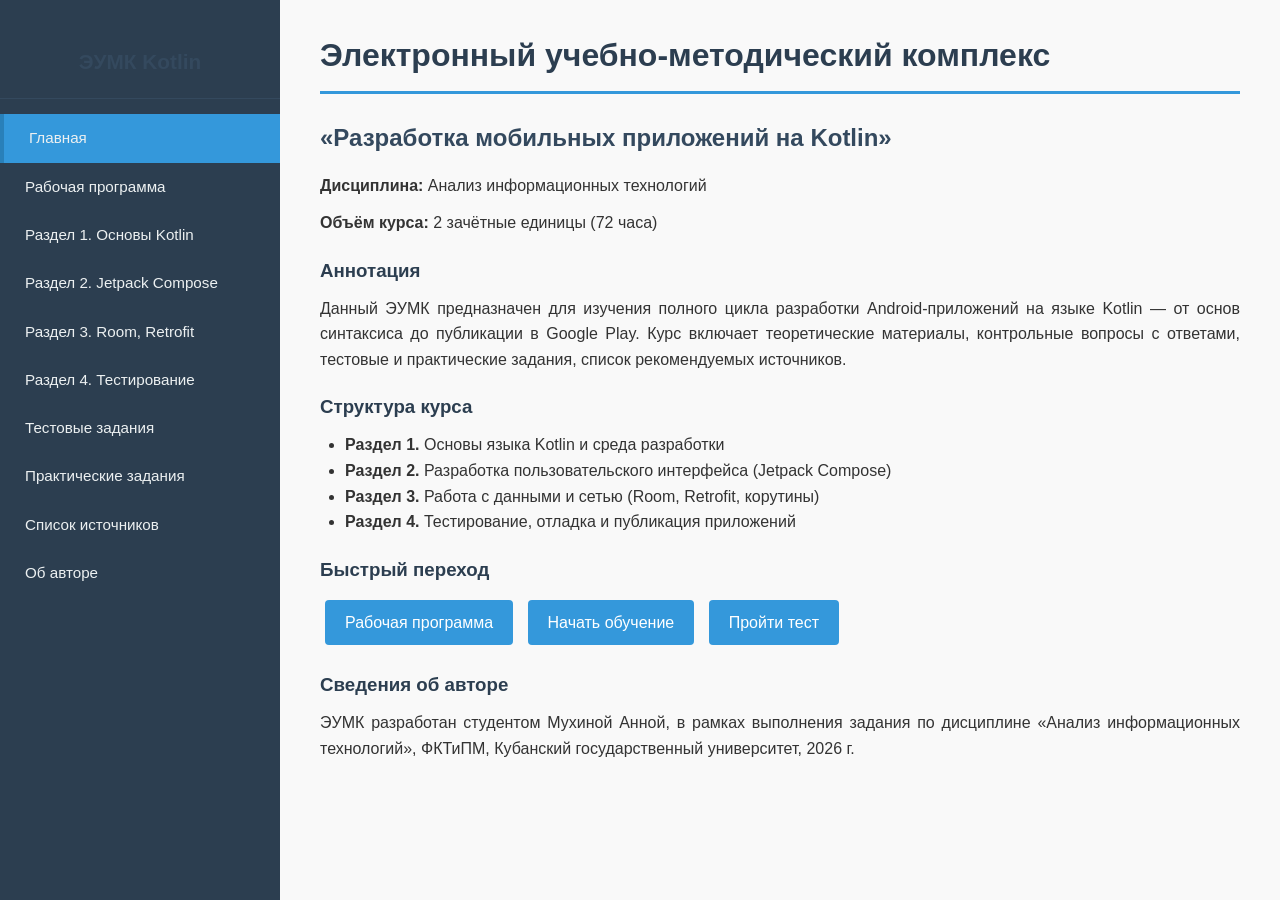
<file: index.html>
<!DOCTYPE html>
<html lang="ru">
<head>
    <meta charset="UTF-8">
    <meta name="viewport" content="width=device-width, initial-scale=1.0">
    <title>ЭУМК: Разработка мобильных приложений на Kotlin</title>
    <link rel="stylesheet" href="style.css">
</head>
<body>

    <!-- Боковое меню -->
    <aside class="sidebar">
        <h2>ЭУМК Kotlin</h2>
        <nav>
            <a href="index.html" class="active">Главная</a>
            <a href="pages/rup.html">Рабочая программа</a>
            <a href="pages/section1.html">Раздел 1. Основы Kotlin</a>
            <a href="pages/section2.html">Раздел 2. Jetpack Compose</a>
            <a href="pages/section3.html">Раздел 3. Room, Retrofit</a>
            <a href="pages/section4.html">Раздел 4. Тестирование</a>
            <a href="pages/tests.html">Тестовые задания</a>
            <a href="pages/practice.html">Практические задания</a>
            <a href="pages/literature.html">Список источников</a>
            <a href="pages/about.html">Об авторе</a>
        </nav>
    </aside>

    <!-- Основной контент -->
    <main class="main-content">
        <h1>Электронный учебно-методический комплекс</h1>
        <h2>«Разработка мобильных приложений на Kotlin»</h2>

        <p><strong>Дисциплина:</strong> Анализ информационных технологий</p>
        <p><strong>Объём курса:</strong> 2 зачётные единицы (72 часа)</p>

        <h3>Аннотация</h3>
        <p>Данный ЭУМК предназначен для изучения полного цикла разработки Android-приложений на языке Kotlin — от основ синтаксиса до публикации в Google Play. Курс включает теоретические материалы, контрольные вопросы с ответами, тестовые и практические задания, список рекомендуемых источников.</p>

        <h3>Структура курса</h3>
        <ul>
            <li><strong>Раздел 1.</strong> Основы языка Kotlin и среда разработки</li>
            <li><strong>Раздел 2.</strong> Разработка пользовательского интерфейса (Jetpack Compose)</li>
            <li><strong>Раздел 3.</strong> Работа с данными и сетью (Room, Retrofit, корутины)</li>
            <li><strong>Раздел 4.</strong> Тестирование, отладка и публикация приложений</li>
        </ul>

        <h3>Быстрый переход</h3>
        <p>
            <a href="pages/rup.html" class="btn">Рабочая программа</a>
            <a href="pages/section1.html" class="btn">Начать обучение</a>
            <a href="pages/tests.html" class="btn">Пройти тест</a>
        </p>

        <h3>Сведения об авторе</h3>
        <p>ЭУМК разработан студентом Мухиной Анной, в рамках выполнения задания по дисциплине «Анализ информационных технологий», ФКТиПМ, Кубанский государственный университет, 2026 г.</p>
    </main>

</body>
</html>
</file>
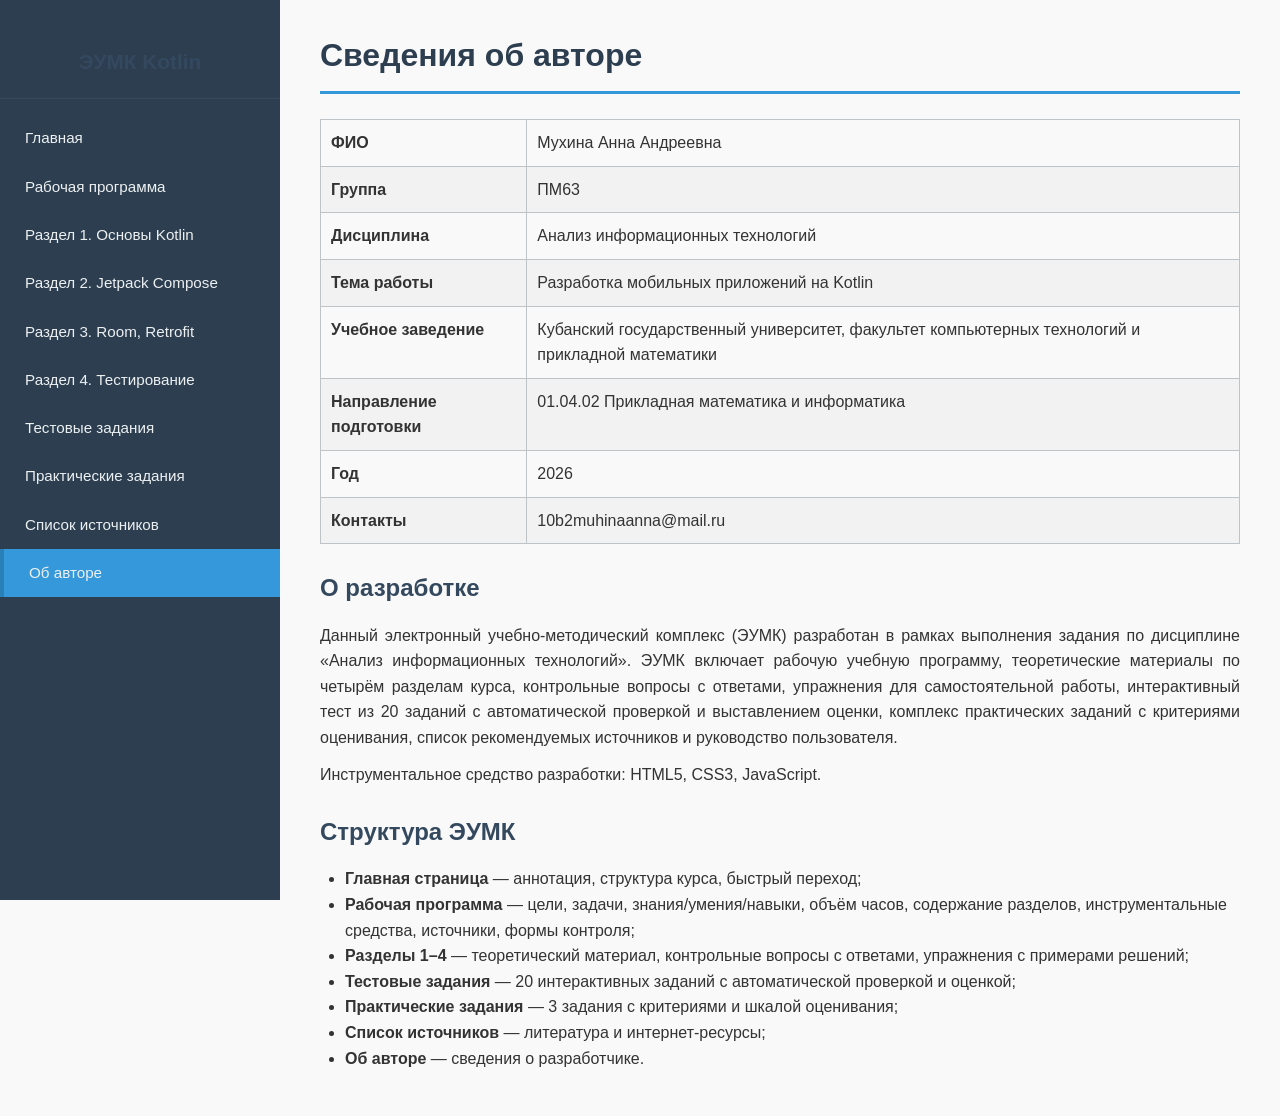
<file: pages/about.html>
<!DOCTYPE html>
<html lang="ru">
<head>
    <meta charset="UTF-8">
    <meta name="viewport" content="width=device-width, initial-scale=1.0">
    <title>Об авторе</title>
    <link rel="stylesheet" href="../style.css">
</head>
<body>

    <aside class="sidebar">
        <h2>ЭУМК Kotlin</h2>
        <nav>
            <a href="../index.html">Главная</a>
            <a href="rup.html">Рабочая программа</a>
            <a href="section1.html">Раздел 1. Основы Kotlin</a>
            <a href="section2.html">Раздел 2. Jetpack Compose</a>
            <a href="section3.html">Раздел 3. Room, Retrofit</a>
            <a href="section4.html">Раздел 4. Тестирование</a>
            <a href="tests.html">Тестовые задания</a>
            <a href="practice.html">Практические задания</a>
            <a href="literature.html">Список источников</a>
            <a href="about.html" class="active">Об авторе</a>
        </nav>
    </aside>

    <main class="main-content">
        <h1>Сведения об авторе</h1>

        <table>
            <tr><td><strong>ФИО</strong></td><td>Мухина Анна Андреевна</td></tr>
            <tr><td><strong>Группа</strong></td><td>ПМ63</td></tr>
            <tr><td><strong>Дисциплина</strong></td><td>Анализ информационных технологий</td></tr>
            <tr><td><strong>Тема работы</strong></td><td>Разработка мобильных приложений на Kotlin</td></tr>
            <tr><td><strong>Учебное заведение</strong></td><td>Кубанский государственный университет, факультет компьютерных технологий и прикладной математики</td></tr>
            <tr><td><strong>Направление подготовки</strong></td><td>01.04.02 Прикладная математика и информатика</td></tr>
            <tr><td><strong>Год</strong></td><td>2026</td></tr>
            <tr><td><strong>Контакты</strong></td><td>10b2muhinaanna@mail.ru</td></tr>
        </table>

        <h2>О разработке</h2>
        <p>Данный электронный учебно-методический комплекс (ЭУМК) разработан в рамках выполнения задания по дисциплине «Анализ информационных технологий». ЭУМК включает рабочую учебную программу, теоретические материалы по четырём разделам курса, контрольные вопросы с ответами, упражнения для самостоятельной работы, интерактивный тест из 20 заданий с автоматической проверкой и выставлением оценки, комплекс практических заданий с критериями оценивания, список рекомендуемых источников и руководство пользователя.</p>
        <p>Инструментальное средство разработки: HTML5, CSS3, JavaScript.</p>

        <h2>Структура ЭУМК</h2>
        <ul>
            <li><strong>Главная страница</strong> — аннотация, структура курса, быстрый переход;</li>
            <li><strong>Рабочая программа</strong> — цели, задачи, знания/умения/навыки, объём часов, содержание разделов, инструментальные средства, источники, формы контроля;</li>
            <li><strong>Разделы 1–4</strong> — теоретический материал, контрольные вопросы с ответами, упражнения с примерами решений;</li>
            <li><strong>Тестовые задания</strong> — 20 интерактивных заданий с автоматической проверкой и оценкой;</li>
            <li><strong>Практические задания</strong> — 3 задания с критериями и шкалой оценивания;</li>
            <li><strong>Список источников</strong> — литература и интернет-ресурсы;</li>
            <li><strong>Об авторе</strong> — сведения о разработчике.</li>
        </ul>
    </main>

</body>
</html>
</file>
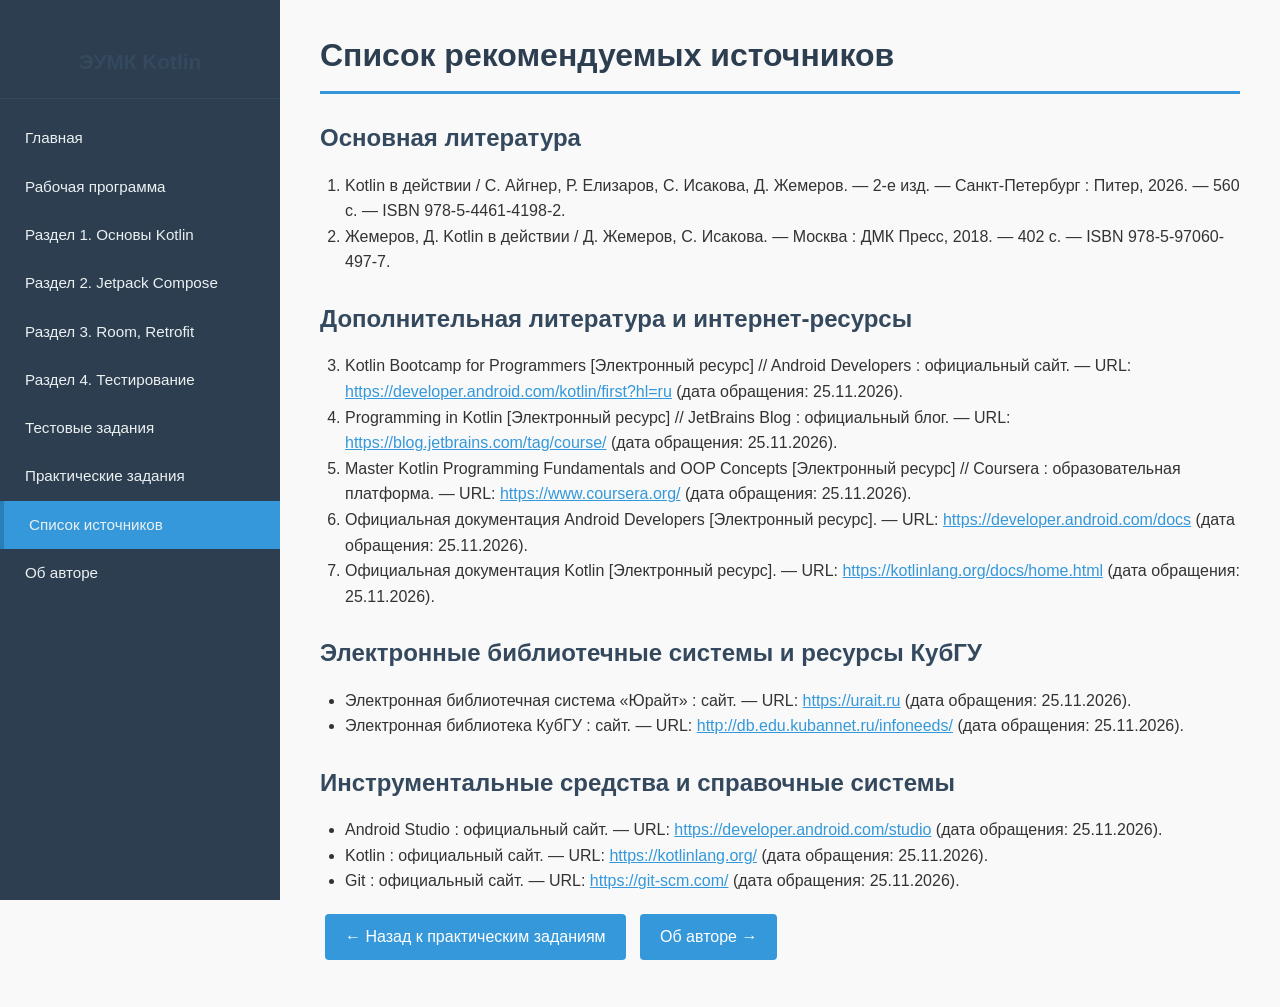
<file: pages/literature.html>
<!DOCTYPE html>
<html lang="ru">
<head>
    <meta charset="UTF-8">
    <meta name="viewport" content="width=device-width, initial-scale=1.0">
    <title>Список источников</title>
    <link rel="stylesheet" href="../style.css">
</head>
<body>

    <aside class="sidebar">
        <h2>ЭУМК Kotlin</h2>
        <nav>
            <a href="../index.html">Главная</a>
            <a href="rup.html">Рабочая программа</a>
            <a href="section1.html">Раздел 1. Основы Kotlin</a>
            <a href="section2.html">Раздел 2. Jetpack Compose</a>
            <a href="section3.html">Раздел 3. Room, Retrofit</a>
            <a href="section4.html">Раздел 4. Тестирование</a>
            <a href="tests.html">Тестовые задания</a>
            <a href="practice.html">Практические задания</a>
            <a href="literature.html" class="active">Список источников</a>
            <a href="about.html">Об авторе</a>
        </nav>
    </aside>

    <main class="main-content">
        <h1>Список рекомендуемых источников</h1>

        <h2>Основная литература</h2>
        <ol>
            <li>Kotlin в действии / С. Айгнер, Р. Елизаров, С. Исакова, Д. Жемеров. — 2-е изд. — Санкт-Петербург : Питер, 2026. — 560 с. — ISBN 978-5-4461-4198-2.</li>
            <li>Жемеров, Д. Kotlin в действии / Д. Жемеров, С. Исакова. — Москва : ДМК Пресс, 2018. — 402 с. — ISBN 978-5-97060-497-7.</li>
        </ol>

        <h2>Дополнительная литература и интернет-ресурсы</h2>
        <ol start="3">
            <li>Kotlin Bootcamp for Programmers [Электронный ресурс] // Android Developers : официальный сайт. — URL: <a href="https://developer.android.com/kotlin/first?hl=ru" target="_blank" rel="noopener">https://developer.android.com/kotlin/first?hl=ru</a> (дата обращения: 25.11.2026).</li>
            <li>Programming in Kotlin [Электронный ресурс] // JetBrains Blog : официальный блог. — URL: <a href="https://blog.jetbrains.com/tag/course/" target="_blank" rel="noopener">https://blog.jetbrains.com/tag/course/</a> (дата обращения: 25.11.2026).</li>
            <li>Master Kotlin Programming Fundamentals and OOP Concepts [Электронный ресурс] // Coursera : образовательная платформа. — URL: <a href="https://www.coursera.org/" target="_blank" rel="noopener">https://www.coursera.org/</a> (дата обращения: 25.11.2026).</li>
            <li>Официальная документация Android Developers [Электронный ресурс]. — URL: <a href="https://developer.android.com/docs" target="_blank" rel="noopener">https://developer.android.com/docs</a> (дата обращения: 25.11.2026).</li>
            <li>Официальная документация Kotlin [Электронный ресурс]. — URL: <a href="https://kotlinlang.org/docs/home.html" target="_blank" rel="noopener">https://kotlinlang.org/docs/home.html</a> (дата обращения: 25.11.2026).</li>
        </ol>

        <h2>Электронные библиотечные системы и ресурсы КубГУ</h2>
        <ul>
            <li>Электронная библиотечная система «Юрайт» : сайт. — URL: <a href="https://urait.ru" target="_blank" rel="noopener">https://urait.ru</a> (дата обращения: 25.11.2026).</li>
            <li>Электронная библиотека КубГУ : сайт. — URL: <a href="https://infoneeds.kubsu.ru/infoneeds/" target="_blank" rel="noopener">http://db.edu.kubannet.ru/infoneeds/</a> (дата обращения: 25.11.2026).</li>
        </ul>

        <h2>Инструментальные средства и справочные системы</h2>
        <ul>
            <li>Android Studio : официальный сайт. — URL: <a href="https://developer.android.com/studio" target="_blank" rel="noopener">https://developer.android.com/studio</a> (дата обращения: 25.11.2026).</li>
            <li>Kotlin : официальный сайт. — URL: <a href="https://kotlinlang.org/" target="_blank" rel="noopener">https://kotlinlang.org/</a> (дата обращения: 25.11.2026).</li>
            <li>Git : официальный сайт. — URL: <a href="https://git-scm.com/" target="_blank" rel="noopener">https://git-scm.com/</a> (дата обращения: 25.11.2026).</li>
        </ul>

        <p><a href="practice.html" class="btn">← Назад к практическим заданиям</a> <a href="about.html" class="btn">Об авторе →</a></p>
    </main>

</body>
</html>
</file>
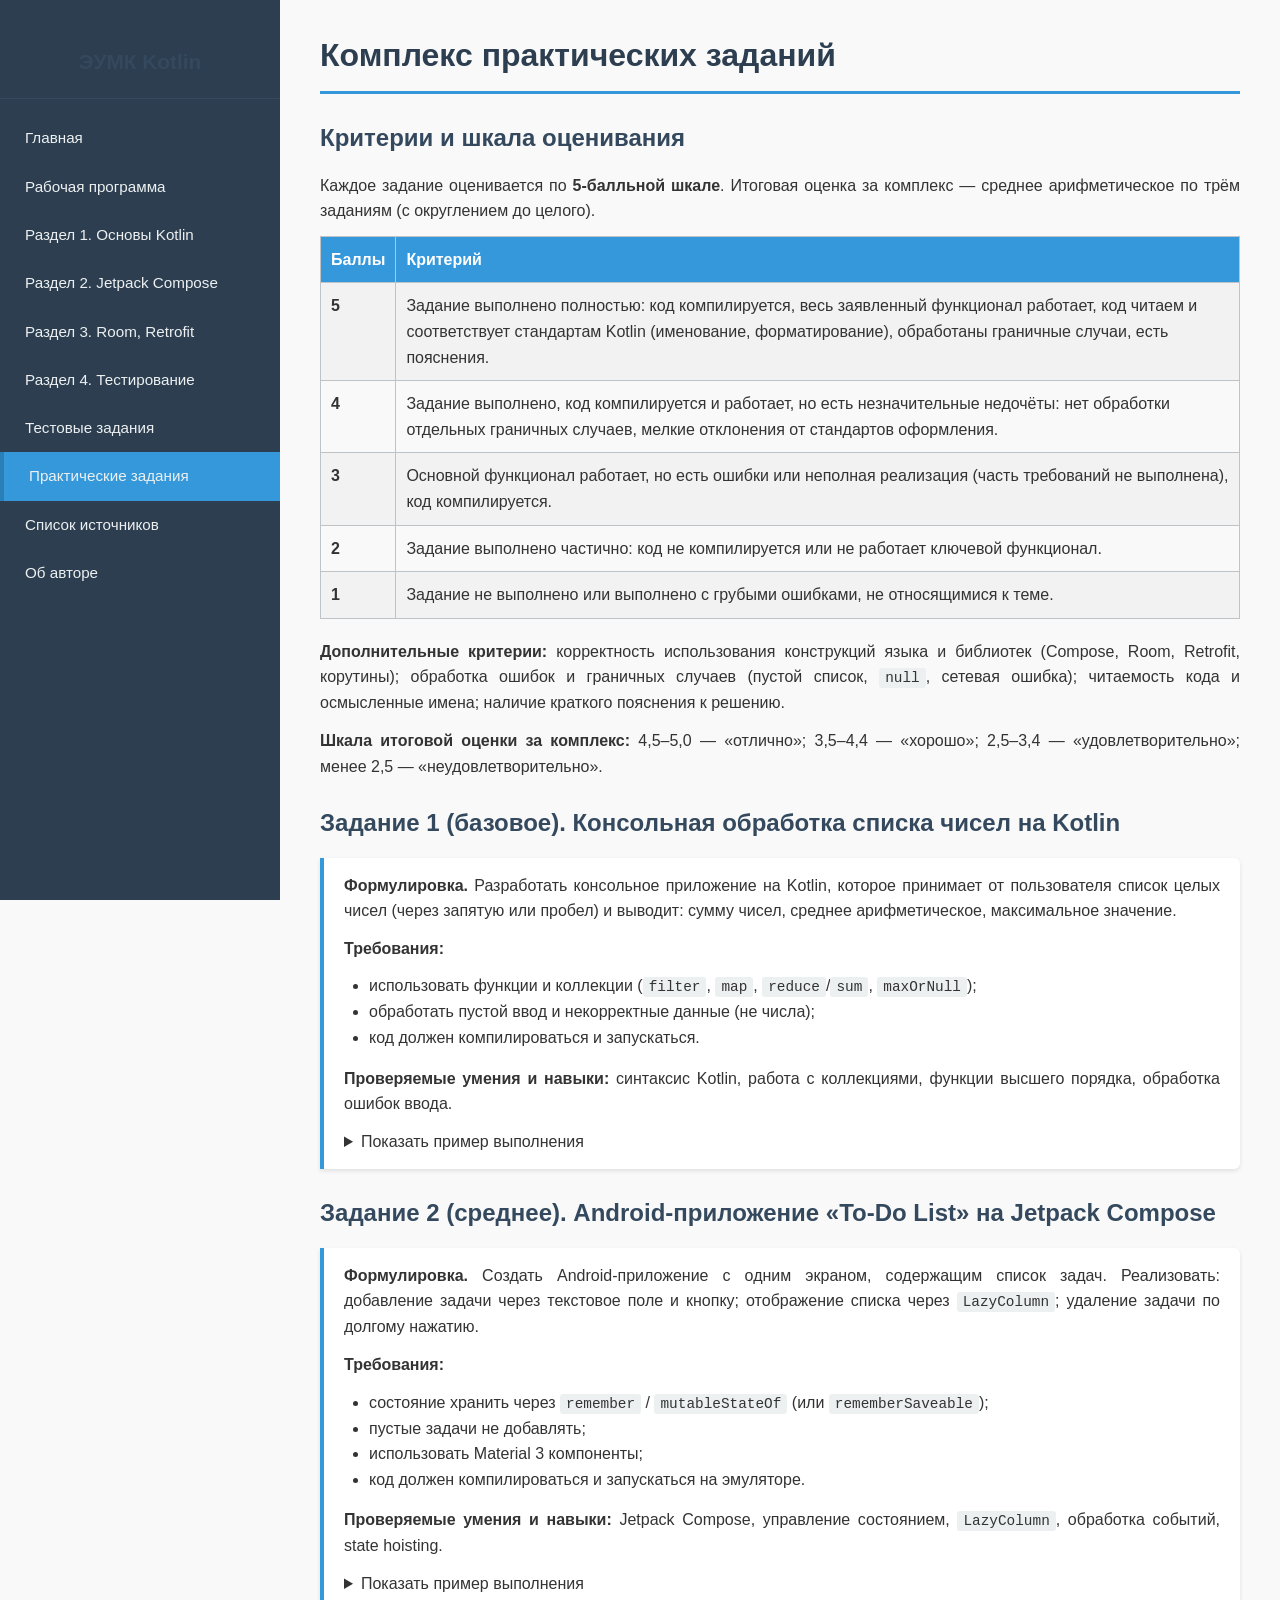
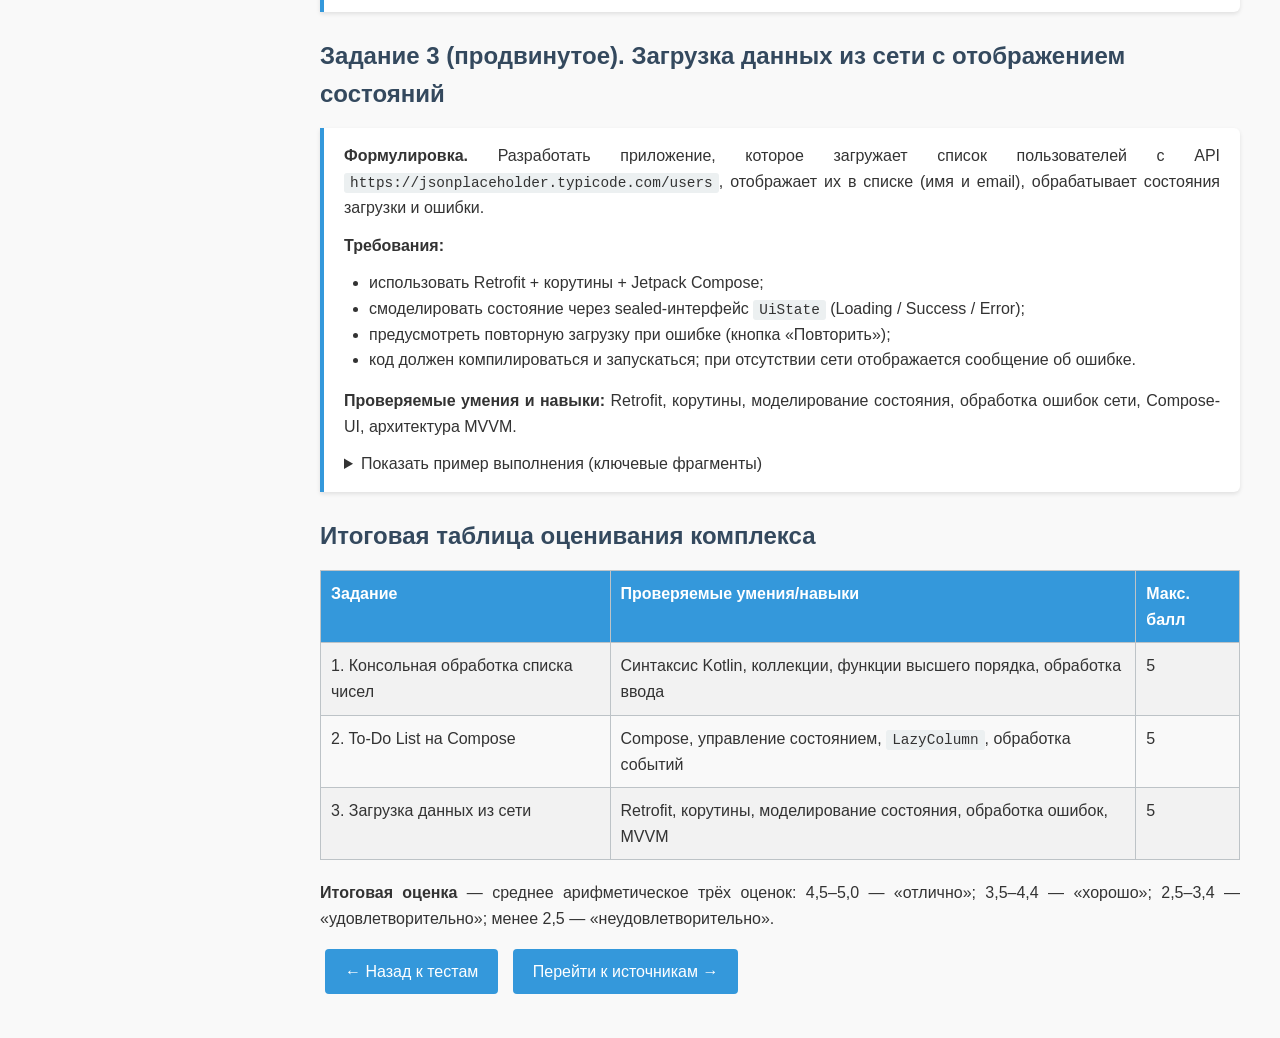
<file: pages/practice.html>
<!DOCTYPE html>
<html lang="ru">
<head>
    <meta charset="UTF-8">
    <meta name="viewport" content="width=device-width, initial-scale=1.0">
    <title>Практические задания</title>
    <link rel="stylesheet" href="../style.css">
</head>
<body>

    <aside class="sidebar">
        <h2>ЭУМК Kotlin</h2>
        <nav>
            <a href="../index.html">Главная</a>
            <a href="rup.html">Рабочая программа</a>
            <a href="section1.html">Раздел 1. Основы Kotlin</a>
            <a href="section2.html">Раздел 2. Jetpack Compose</a>
            <a href="section3.html">Раздел 3. Room, Retrofit</a>
            <a href="section4.html">Раздел 4. Тестирование</a>
            <a href="tests.html">Тестовые задания</a>
            <a href="practice.html" class="active">Практические задания</a>
            <a href="literature.html">Список источников</a>
            <a href="about.html">Об авторе</a>
        </nav>
    </aside>

    <main class="main-content">
        <h1>Комплекс практических заданий</h1>

        <h2>Критерии и шкала оценивания</h2>
        <p>Каждое задание оценивается по <strong>5-балльной шкале</strong>. Итоговая оценка за комплекс — среднее арифметическое по трём заданиям (с округлением до целого).</p>
        <table>
            <tr><th>Баллы</th><th>Критерий</th></tr>
            <tr><td><strong>5</strong></td><td>Задание выполнено полностью: код компилируется, весь заявленный функционал работает, код читаем и соответствует стандартам Kotlin (именование, форматирование), обработаны граничные случаи, есть пояснения.</td></tr>
            <tr><td><strong>4</strong></td><td>Задание выполнено, код компилируется и работает, но есть незначительные недочёты: нет обработки отдельных граничных случаев, мелкие отклонения от стандартов оформления.</td></tr>
            <tr><td><strong>3</strong></td><td>Основной функционал работает, но есть ошибки или неполная реализация (часть требований не выполнена), код компилируется.</td></tr>
            <tr><td><strong>2</strong></td><td>Задание выполнено частично: код не компилируется или не работает ключевой функционал.</td></tr>
            <tr><td><strong>1</strong></td><td>Задание не выполнено или выполнено с грубыми ошибками, не относящимися к теме.</td></tr>
        </table>
        <p><strong>Дополнительные критерии:</strong> корректность использования конструкций языка и библиотек (Compose, Room, Retrofit, корутины); обработка ошибок и граничных случаев (пустой список, <code>null</code>, сетевая ошибка); читаемость кода и осмысленные имена; наличие краткого пояснения к решению.</p>
        <p><strong>Шкала итоговой оценки за комплекс:</strong> 4,5–5,0 — «отлично»; 3,5–4,4 — «хорошо»; 2,5–3,4 — «удовлетворительно»; менее 2,5 — «неудовлетворительно».</p>

        <h2>Задание 1 (базовое). Консольная обработка списка чисел на Kotlin</h2>
        <div class="exercise">
            <p><strong>Формулировка.</strong> Разработать консольное приложение на Kotlin, которое принимает от пользователя список целых чисел (через запятую или пробел) и выводит: сумму чисел, среднее арифметическое, максимальное значение.</p>
            <p><strong>Требования:</strong></p>
            <ul>
                <li>использовать функции и коллекции (<code>filter</code>, <code>map</code>, <code>reduce</code>/<code>sum</code>, <code>maxOrNull</code>);</li>
                <li>обработать пустой ввод и некорректные данные (не числа);</li>
                <li>код должен компилироваться и запускаться.</li>
            </ul>
            <p><strong>Проверяемые умения и навыки:</strong> синтаксис Kotlin, работа с коллекциями, функции высшего порядка, обработка ошибок ввода.</p>
            <details>
                <summary>Показать пример выполнения</summary>
                <pre><code>fun parseNumbers(input: String): List&lt;Int&gt; =
    input.split(",", " ").mapNotNull { it.trim().toIntOrNull() }

fun main() {
    print("Введите числа через запятую или пробел: ")
    val input = readlnOrNull().orEmpty()
    val numbers = parseNumbers(input)

    if (numbers.isEmpty()) {
        println("Список пуст или содержит некорректные данные")
        return
    }

    println("Сумма: ${numbers.sum()}")
    println("Среднее: ${numbers.average()}")
    println("Максимум: ${numbers.maxOrNull()}")
}</code></pre>
                <p><strong>Пояснение.</strong> <code>mapNotNull</code> отбрасывает некорректные значения, <code>sum</code>/<code>average</code>/<code>maxOrNull</code> дают агрегаты; пустой список обрабатывается отдельно.</p>
            </details>
        </div>

        <h2>Задание 2 (среднее). Android-приложение «To-Do List» на Jetpack Compose</h2>
        <div class="exercise">
            <p><strong>Формулировка.</strong> Создать Android-приложение с одним экраном, содержащим список задач. Реализовать: добавление задачи через текстовое поле и кнопку; отображение списка через <code>LazyColumn</code>; удаление задачи по долгому нажатию.</p>
            <p><strong>Требования:</strong></p>
            <ul>
                <li>состояние хранить через <code>remember</code> / <code>mutableStateOf</code> (или <code>rememberSaveable</code>);</li>
                <li>пустые задачи не добавлять;</li>
                <li>использовать Material 3 компоненты;</li>
                <li>код должен компилироваться и запускаться на эмуляторе.</li>
            </ul>
            <p><strong>Проверяемые умения и навыки:</strong> Jetpack Compose, управление состоянием, <code>LazyColumn</code>, обработка событий, state hoisting.</p>
            <details>
                <summary>Показать пример выполнения</summary>
                <pre><code>@Composable
fun TodoScreen() {
    var input by rememberSaveable { mutableStateOf("") }
    val tasks = remember { mutableStateListOf&lt;String&gt;() }

    Column(Modifier.padding(16.dp), verticalArrangement = Arrangement.spacedBy(8.dp)) {
        Row(verticalAlignment = Alignment.CenterVertically) {
            TextField(
                value = input,
                onValueChange = { input = it },
                label = { Text("Новая задача") },
                modifier = Modifier.weight(1f)
            )
            Spacer(Modifier.width(8.dp))
            Button(onClick = {
                if (input.isNotBlank()) {
                    tasks.add(input.trim())
                    input = ""
                }
            }) { Text("Добавить") }
        }

        LazyColumn(verticalArrangement = Arrangement.spacedBy(4.dp)) {
            items(tasks) { task -&gt;
                ListItem(
                    headlineContent = { Text(task) },
                    modifier = Modifier.combinedClickable(
                        onClick = {},
                        onLongClick = { tasks.remove(task) }
                    )
                )
            }
        }
    }
}</code></pre>
                <p><strong>Пояснение.</strong> <code>mutableStateListOf</code> — наблюдаемый список; пустые задачи отсекаются проверкой <code>isNotBlank()</code>; долгое нажатие удаляет задачу через <code>combinedClickable</code>.</p>
            </details>
        </div>

        <h2>Задание 3 (продвинутое). Загрузка данных из сети с отображением состояний</h2>
        <div class="exercise">
            <p><strong>Формулировка.</strong> Разработать приложение, которое загружает список пользователей с API <code>https://jsonplaceholder.typicode.com/users</code>, отображает их в списке (имя и email), обрабатывает состояния загрузки и ошибки.</p>
            <p><strong>Требования:</strong></p>
            <ul>
                <li>использовать Retrofit + корутины + Jetpack Compose;</li>
                <li>смоделировать состояние через sealed-интерфейс <code>UiState</code> (Loading / Success / Error);</li>
                <li>предусмотреть повторную загрузку при ошибке (кнопка «Повторить»);</li>
                <li>код должен компилироваться и запускаться; при отсутствии сети отображается сообщение об ошибке.</li>
            </ul>
            <p><strong>Проверяемые умения и навыки:</strong> Retrofit, корутины, моделирование состояния, обработка ошибок сети, Compose-UI, архитектура MVVM.</p>
            <details>
                <summary>Показать пример выполнения (ключевые фрагменты)</summary>
                <pre><code>data class UserDto(val id: Int, val name: String, val email: String)

interface UsersApi {
    @GET("users")
    suspend fun getUsers(): List&lt;UserDto&gt;
}

sealed interface UiState {
    data object Loading : UiState
    data class Success(val users: List&lt;UserDto&gt;) : UiState
    data class Error(val message: String) : UiState
}

class UsersViewModel(private val api: UsersApi) : ViewModel() {
    private val _state = MutableStateFlow&lt;UiState&gt;(UiState.Loading)
    val state: StateFlow&lt;UiState&gt; = _state.asStateFlow()

    fun load() = viewModelScope.launch {
        _state.value = UiState.Loading
        _state.value = runCatching { api.getUsers() }
            .fold(
                onSuccess = { UiState.Success(it) },
                onFailure = { UiState.Error(it.message ?: "Ошибка сети") }
            )
    }
}

@Composable
fun UsersScreen(viewModel: UsersViewModel) {
    val state by viewModel.state.collectAsStateWithLifecycle()
    LaunchedEffect(Unit) { viewModel.load() }

    when (val s = state) {
        is UiState.Loading -&gt; CircularProgressIndicator()
        is UiState.Error -&gt; Column {
            Text(s.message)
            Button(onClick = { viewModel.load() }) { Text("Повторить") }
        }
        is UiState.Success -&gt; LazyColumn {
            items(s.users) { user -&gt;
                ListItem(
                    headlineContent = { Text(user.name) },
                    supportingContent = { Text(user.email) }
                )
            }
        }
    }
}</code></pre>
                <p><strong>Пояснение.</strong> <code>UiState</code> исчерпывающе моделирует три состояния; <code>runCatching</code> обрабатывает сетевые ошибки; <code>LaunchedEffect</code> запускает загрузку при входе на экран; кнопка «Повторить» повторно вызывает <code>load()</code>. В реальном проекте ViewModel создаётся через фабрику с внедрением зависимости <code>UsersApi</code>.</p>
            </details>
        </div>

        <h2>Итоговая таблица оценивания комплекса</h2>
        <table>
            <tr><th>Задание</th><th>Проверяемые умения/навыки</th><th>Макс. балл</th></tr>
            <tr><td>1. Консольная обработка списка чисел</td><td>Синтаксис Kotlin, коллекции, функции высшего порядка, обработка ввода</td><td>5</td></tr>
            <tr><td>2. To-Do List на Compose</td><td>Compose, управление состоянием, <code>LazyColumn</code>, обработка событий</td><td>5</td></tr>
            <tr><td>3. Загрузка данных из сети</td><td>Retrofit, корутины, моделирование состояния, обработка ошибок, MVVM</td><td>5</td></tr>
        </table>
        <p><strong>Итоговая оценка</strong> — среднее арифметическое трёх оценок: 4,5–5,0 — «отлично»; 3,5–4,4 — «хорошо»; 2,5–3,4 — «удовлетворительно»; менее 2,5 — «неудовлетворительно».</p>

        <p><a href="tests.html" class="btn">← Назад к тестам</a> <a href="literature.html" class="btn">Перейти к источникам →</a></p>
    </main>

</body>
</html>
</file>
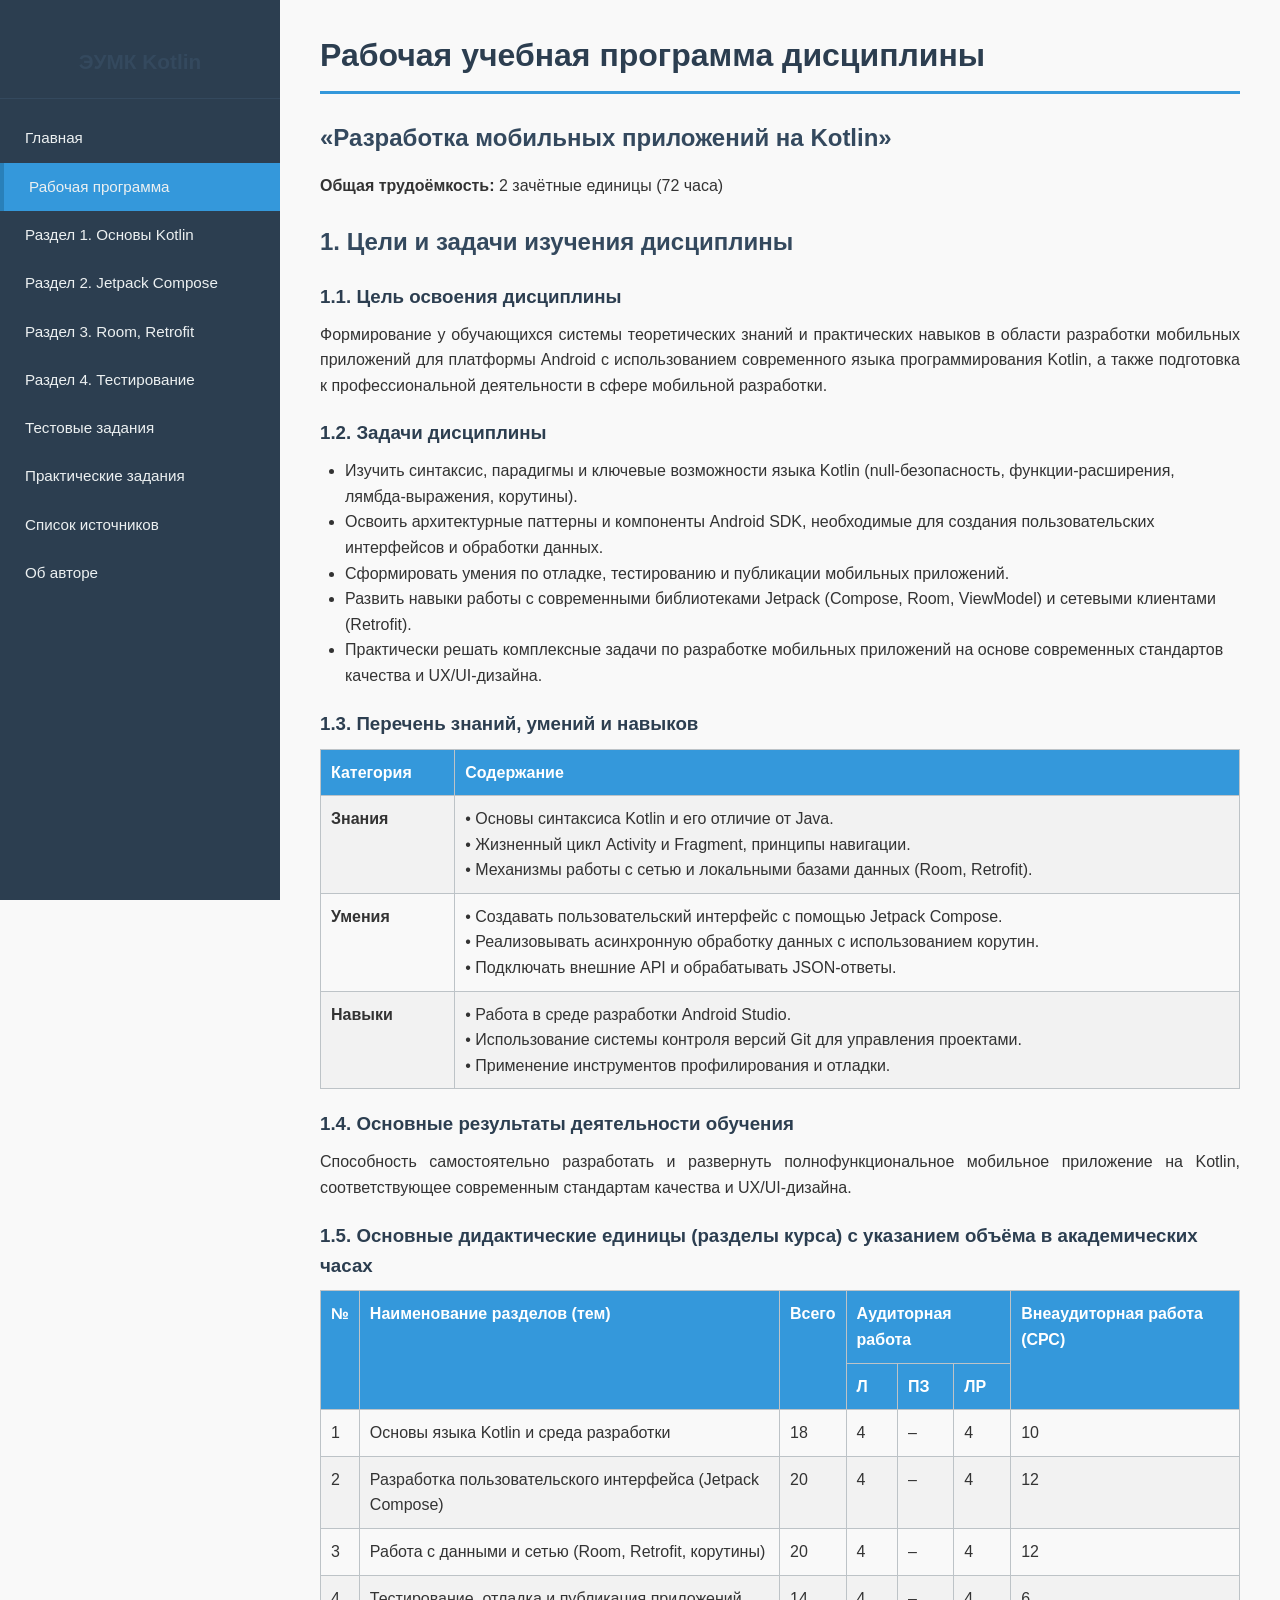
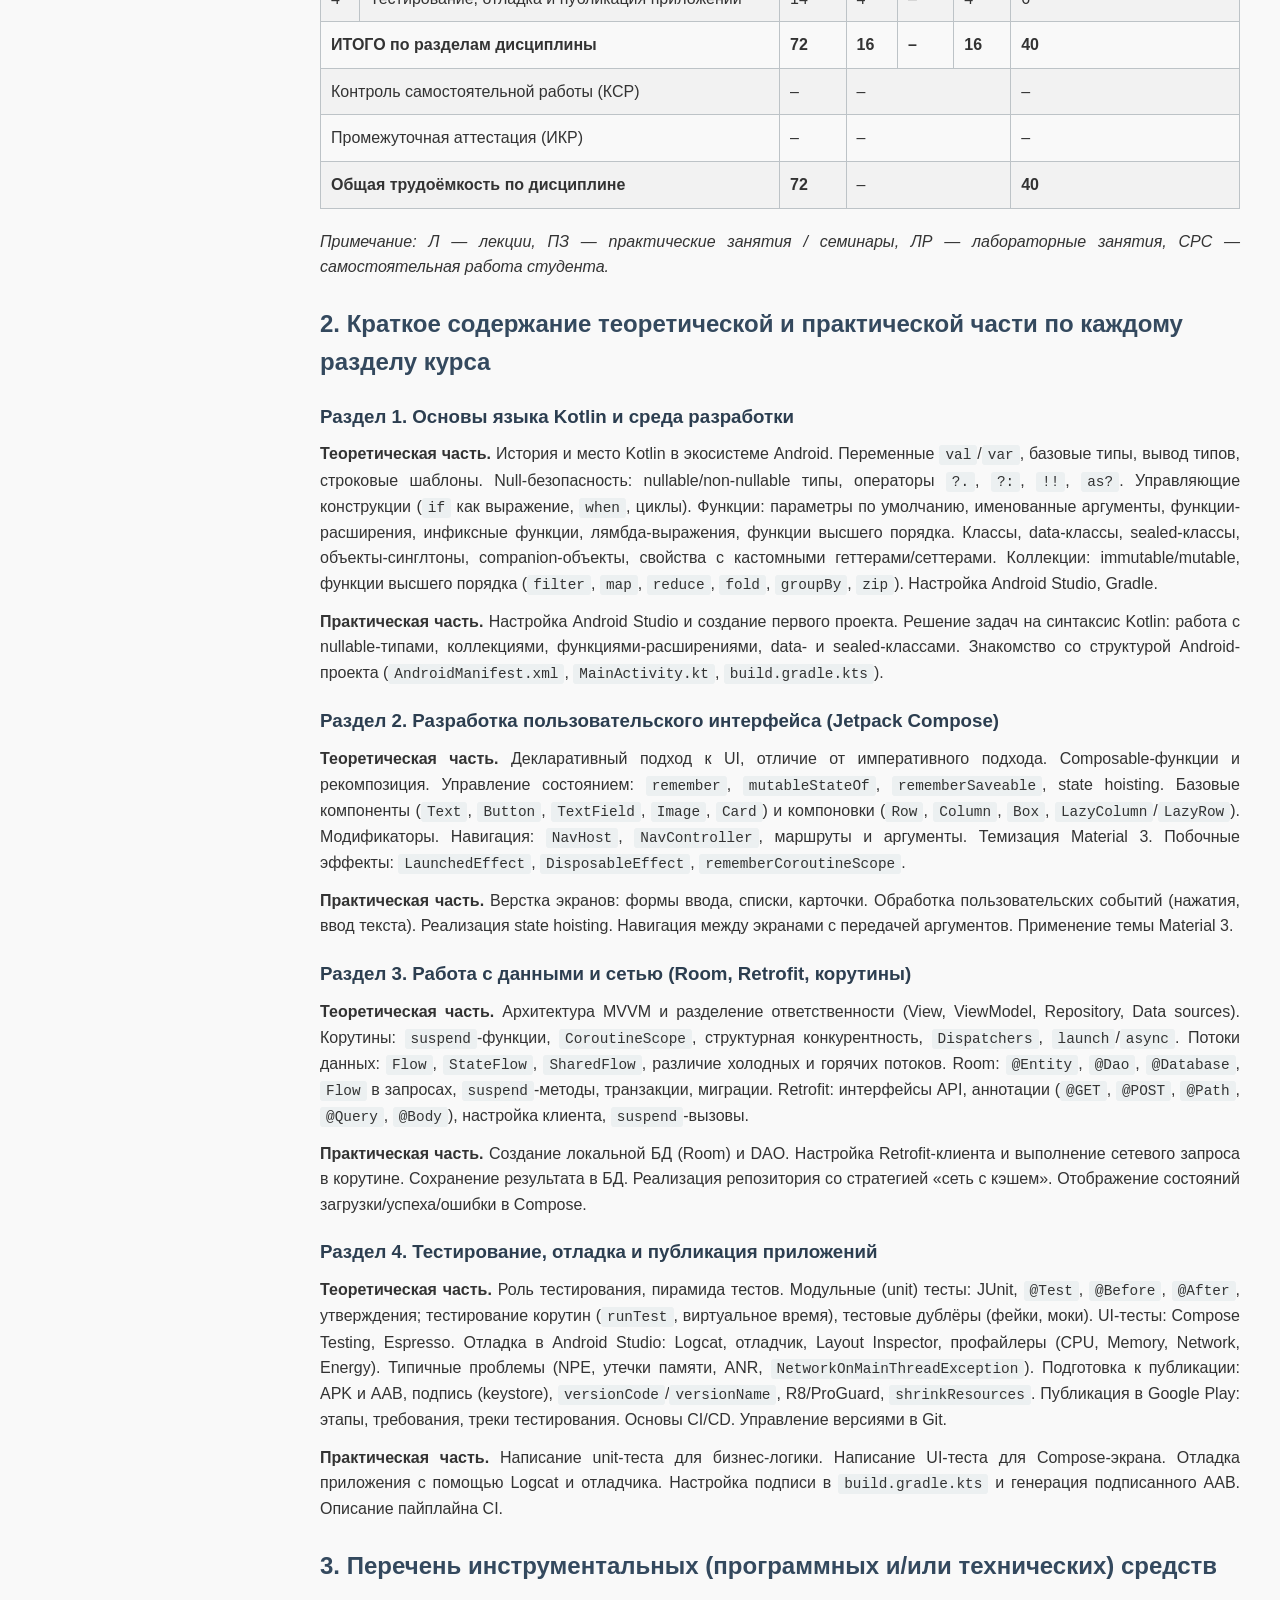
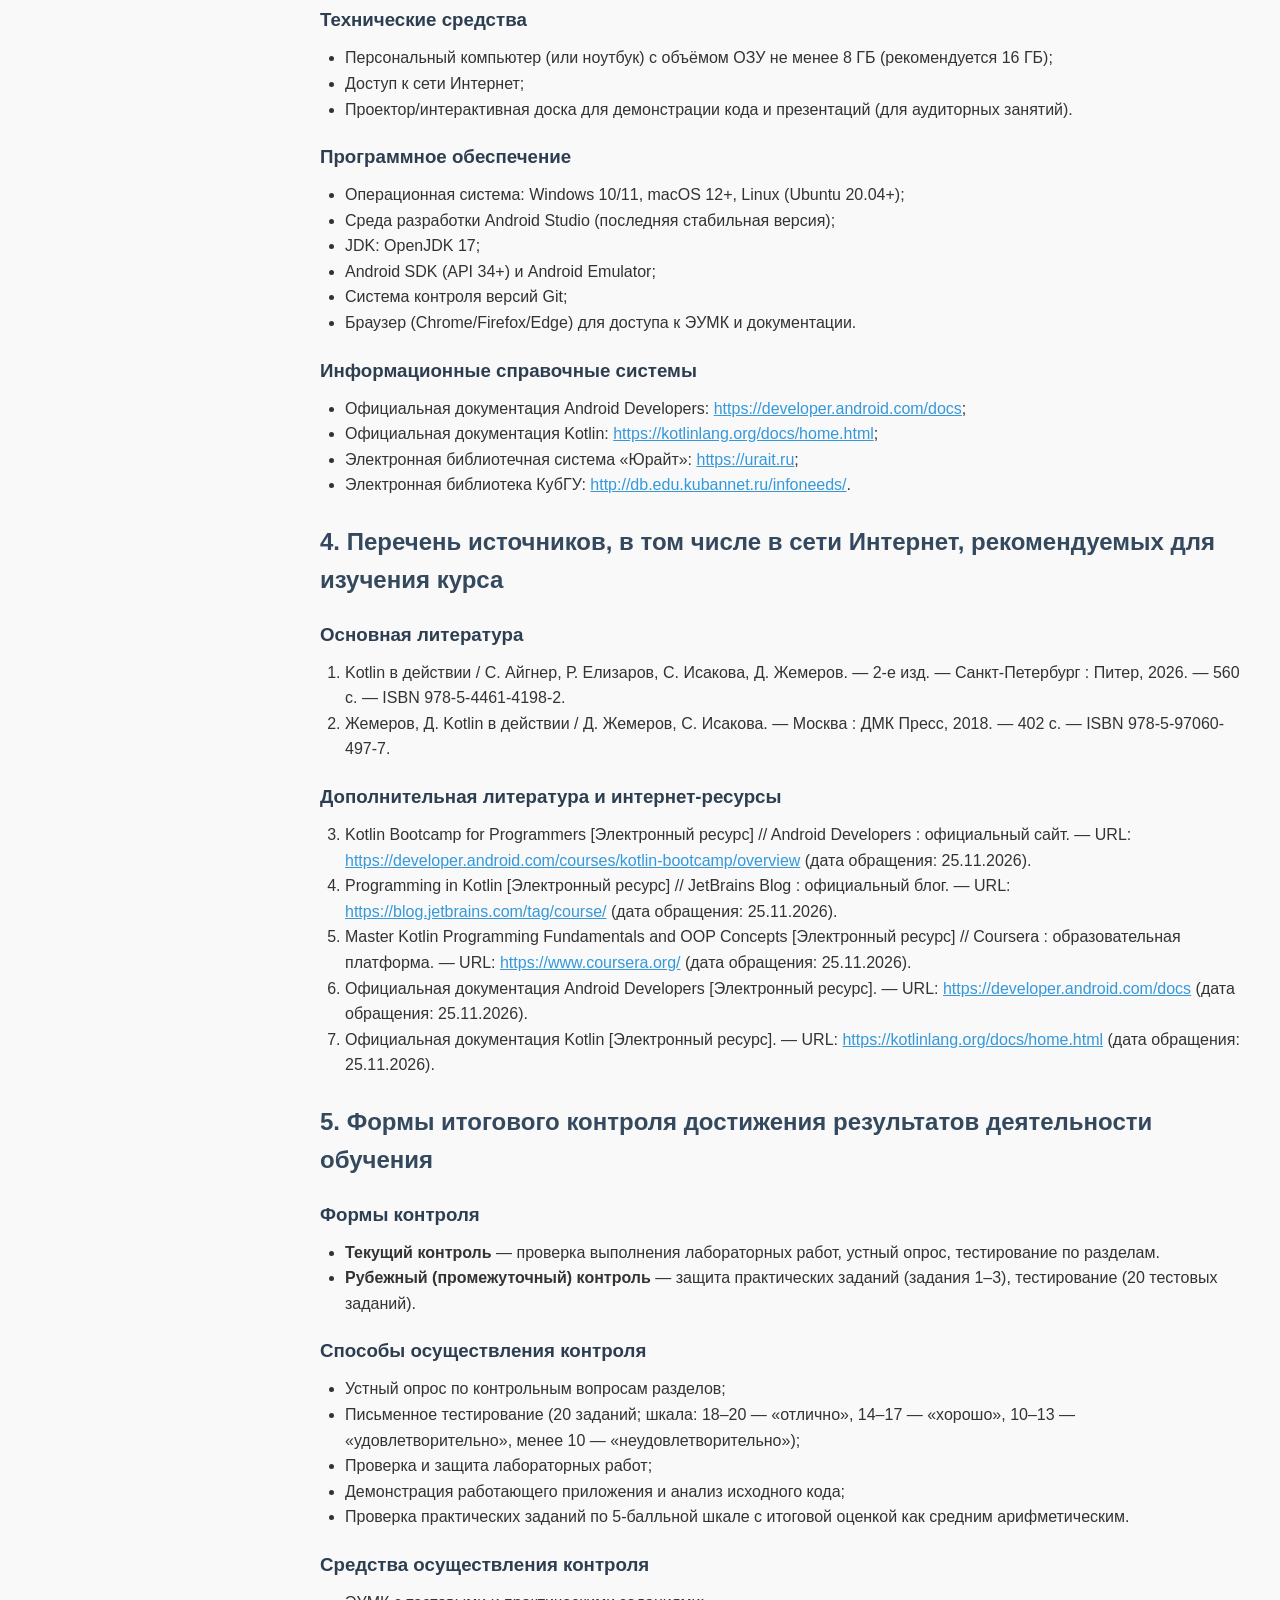
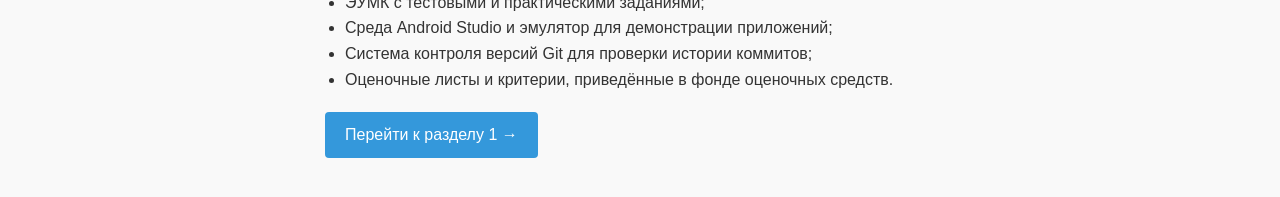
<file: pages/rup.html>
<!DOCTYPE html>
<html lang="ru">
<head>
    <meta charset="UTF-8">
    <meta name="viewport" content="width=device-width, initial-scale=1.0">
    <title>Рабочая учебная программа</title>
    <link rel="stylesheet" href="../style.css">
</head>
<body>

    <aside class="sidebar">
        <h2>ЭУМК Kotlin</h2>
        <nav>
            <a href="../index.html">Главная</a>
            <a href="rup.html" class="active">Рабочая программа</a>
            <a href="section1.html">Раздел 1. Основы Kotlin</a>
            <a href="section2.html">Раздел 2. Jetpack Compose</a>
            <a href="section3.html">Раздел 3. Room, Retrofit</a>
            <a href="section4.html">Раздел 4. Тестирование</a>
            <a href="tests.html">Тестовые задания</a>
            <a href="practice.html">Практические задания</a>
            <a href="literature.html">Список источников</a>
            <a href="about.html">Об авторе</a>
        </nav>
    </aside>

    <main class="main-content">
        <h1>Рабочая учебная программа дисциплины</h1>
        <h2>«Разработка мобильных приложений на Kotlin»</h2>
    
        <p><strong>Общая трудоёмкость:</strong> 2 зачётные единицы (72 часа)</p>

        <h2>1. Цели и задачи изучения дисциплины</h2>

        <h3>1.1. Цель освоения дисциплины</h3>
        <p>Формирование у обучающихся системы теоретических знаний и практических навыков в области разработки мобильных приложений для платформы Android с использованием современного языка программирования Kotlin, а также подготовка к профессиональной деятельности в сфере мобильной разработки.</p>

        <h3>1.2. Задачи дисциплины</h3>
        <ul>
            <li>Изучить синтаксис, парадигмы и ключевые возможности языка Kotlin (null-безопасность, функции-расширения, лямбда-выражения, корутины).</li>
            <li>Освоить архитектурные паттерны и компоненты Android SDK, необходимые для создания пользовательских интерфейсов и обработки данных.</li>
            <li>Сформировать умения по отладке, тестированию и публикации мобильных приложений.</li>
            <li>Развить навыки работы с современными библиотеками Jetpack (Compose, Room, ViewModel) и сетевыми клиентами (Retrofit).</li>
            <li>Практически решать комплексные задачи по разработке мобильных приложений на основе современных стандартов качества и UX/UI-дизайна.</li>
        </ul>

        <h3>1.3. Перечень знаний, умений и навыков</h3>
        <table>
            <tr><th>Категория</th><th>Содержание</th></tr>
            <tr>
                <td><strong>Знания</strong></td>
                <td>
                    • Основы синтаксиса Kotlin и его отличие от Java.<br>
                    • Жизненный цикл Activity и Fragment, принципы навигации.<br>
                    • Механизмы работы с сетью и локальными базами данных (Room, Retrofit).
                </td>
            </tr>
            <tr>
                <td><strong>Умения</strong></td>
                <td>
                    • Создавать пользовательский интерфейс с помощью Jetpack Compose.<br>
                    • Реализовывать асинхронную обработку данных с использованием корутин.<br>
                    • Подключать внешние API и обрабатывать JSON-ответы.
                </td>
            </tr>
            <tr>
                <td><strong>Навыки</strong></td>
                <td>
                    • Работа в среде разработки Android Studio.<br>
                    • Использование системы контроля версий Git для управления проектами.<br>
                    • Применение инструментов профилирования и отладки.
                </td>
            </tr>
        </table>

        <h3>1.4. Основные результаты деятельности обучения</h3>
        <p>Способность самостоятельно разработать и развернуть полнофункциональное мобильное приложение на Kotlin, соответствующее современным стандартам качества и UX/UI-дизайна.</p>

                <h3>1.5. Основные дидактические единицы (разделы курса) с указанием объёма в академических часах</h3>
        <table>
            <tr>
                <th rowspan="2">№</th>
                <th rowspan="2">Наименование разделов (тем)</th>
                <th rowspan="2">Всего</th>
                <th colspan="3">Аудиторная работа</th>
                <th rowspan="2">Внеаудиторная работа (СРС)</th>
            </tr>
            <tr>
                <th>Л</th>
                <th>ПЗ</th>
                <th>ЛР</th>
            </tr>
            <tr>
                <td>1</td>
                <td>Основы языка Kotlin и среда разработки</td>
                <td>18</td>
                <td>4</td>
                <td>–</td>
                <td>4</td>
                <td>10</td>
            </tr>
            <tr>
                <td>2</td>
                <td>Разработка пользовательского интерфейса (Jetpack Compose)</td>
                <td>20</td>
                <td>4</td>
                <td>–</td>
                <td>4</td>
                <td>12</td>
            </tr>
            <tr>
                <td>3</td>
                <td>Работа с данными и сетью (Room, Retrofit, корутины)</td>
                <td>20</td>
                <td>4</td>
                <td>–</td>
                <td>4</td>
                <td>12</td>
            </tr>
            <tr>
                <td>4</td>
                <td>Тестирование, отладка и публикация приложений</td>
                <td>14</td>
                <td>4</td>
                <td>–</td>
                <td>4</td>
                <td>6</td>
            </tr>
            <tr>
                <td colspan="2"><strong>ИТОГО по разделам дисциплины</strong></td>
                <td><strong>72</strong></td>
                <td><strong>16</strong></td>
                <td><strong>–</strong></td>
                <td><strong>16</strong></td>
                <td><strong>40</strong></td>
            </tr>
            <tr>
                <td colspan="2">Контроль самостоятельной работы (КСР)</td>
                <td>–</td>
                <td colspan="3">–</td>
                <td>–</td>
            </tr>
            <tr>
                <td colspan="2">Промежуточная аттестация (ИКР)</td>
                <td>–</td>
                <td colspan="3">–</td>
                <td>–</td>
            </tr>
            <tr>
                <td colspan="2"><strong>Общая трудоёмкость по дисциплине</strong></td>
                <td><strong>72</strong></td>
                <td colspan="3">–</td>
                <td><strong>40</strong></td>
            </tr>
        </table>
        <p><em>Примечание: Л — лекции, ПЗ — практические занятия / семинары, ЛР — лабораторные занятия, СРС — самостоятельная работа студента.</em></p>

        <h2>2. Краткое содержание теоретической и практической части по каждому разделу курса</h2>

        <h3>Раздел 1. Основы языка Kotlin и среда разработки</h3>
        <p><strong>Теоретическая часть.</strong> История и место Kotlin в экосистеме Android. Переменные <code>val</code>/<code>var</code>, базовые типы, вывод типов, строковые шаблоны. Null-безопасность: nullable/non-nullable типы, операторы <code>?.</code>, <code>?:</code>, <code>!!</code>, <code>as?</code>. Управляющие конструкции (<code>if</code> как выражение, <code>when</code>, циклы). Функции: параметры по умолчанию, именованные аргументы, функции-расширения, инфиксные функции, лямбда-выражения, функции высшего порядка. Классы, data-классы, sealed-классы, объекты-синглтоны, companion-объекты, свойства с кастомными геттерами/сеттерами. Коллекции: immutable/mutable, функции высшего порядка (<code>filter</code>, <code>map</code>, <code>reduce</code>, <code>fold</code>, <code>groupBy</code>, <code>zip</code>). Настройка Android Studio, Gradle.</p>
        <p><strong>Практическая часть.</strong> Настройка Android Studio и создание первого проекта. Решение задач на синтаксис Kotlin: работа с nullable-типами, коллекциями, функциями-расширениями, data- и sealed-классами. Знакомство со структурой Android-проекта (<code>AndroidManifest.xml</code>, <code>MainActivity.kt</code>, <code>build.gradle.kts</code>).</p>

        <h3>Раздел 2. Разработка пользовательского интерфейса (Jetpack Compose)</h3>
        <p><strong>Теоретическая часть.</strong> Декларативный подход к UI, отличие от императивного подхода. Composable-функции и рекомпозиция. Управление состоянием: <code>remember</code>, <code>mutableStateOf</code>, <code>rememberSaveable</code>, state hoisting. Базовые компоненты (<code>Text</code>, <code>Button</code>, <code>TextField</code>, <code>Image</code>, <code>Card</code>) и компоновки (<code>Row</code>, <code>Column</code>, <code>Box</code>, <code>LazyColumn</code>/<code>LazyRow</code>). Модификаторы. Навигация: <code>NavHost</code>, <code>NavController</code>, маршруты и аргументы. Темизация Material 3. Побочные эффекты: <code>LaunchedEffect</code>, <code>DisposableEffect</code>, <code>rememberCoroutineScope</code>.</p>
        <p><strong>Практическая часть.</strong> Верстка экранов: формы ввода, списки, карточки. Обработка пользовательских событий (нажатия, ввод текста). Реализация state hoisting. Навигация между экранами с передачей аргументов. Применение темы Material 3.</p>

        <h3>Раздел 3. Работа с данными и сетью (Room, Retrofit, корутины)</h3>
        <p><strong>Теоретическая часть.</strong> Архитектура MVVM и разделение ответственности (View, ViewModel, Repository, Data sources). Корутины: <code>suspend</code>-функции, <code>CoroutineScope</code>, структурная конкурентность, <code>Dispatchers</code>, <code>launch</code>/<code>async</code>. Потоки данных: <code>Flow</code>, <code>StateFlow</code>, <code>SharedFlow</code>, различие холодных и горячих потоков. Room: <code>@Entity</code>, <code>@Dao</code>, <code>@Database</code>, <code>Flow</code> в запросах, <code>suspend</code>-методы, транзакции, миграции. Retrofit: интерфейсы API, аннотации (<code>@GET</code>, <code>@POST</code>, <code>@Path</code>, <code>@Query</code>, <code>@Body</code>), настройка клиента, <code>suspend</code>-вызовы.</p>
        <p><strong>Практическая часть.</strong> Создание локальной БД (Room) и DAO. Настройка Retrofit-клиента и выполнение сетевого запроса в корутине. Сохранение результата в БД. Реализация репозитория со стратегией «сеть с кэшем». Отображение состояний загрузки/успеха/ошибки в Compose.</p>

        <h3>Раздел 4. Тестирование, отладка и публикация приложений</h3>
        <p><strong>Теоретическая часть.</strong> Роль тестирования, пирамида тестов. Модульные (unit) тесты: JUnit, <code>@Test</code>, <code>@Before</code>, <code>@After</code>, утверждения; тестирование корутин (<code>runTest</code>, виртуальное время), тестовые дублёры (фейки, моки). UI-тесты: Compose Testing, Espresso. Отладка в Android Studio: Logcat, отладчик, Layout Inspector, профайлеры (CPU, Memory, Network, Energy). Типичные проблемы (NPE, утечки памяти, ANR, <code>NetworkOnMainThreadException</code>). Подготовка к публикации: APK и AAB, подпись (keystore), <code>versionCode</code>/<code>versionName</code>, R8/ProGuard, <code>shrinkResources</code>. Публикация в Google Play: этапы, требования, треки тестирования. Основы CI/CD. Управление версиями в Git.</p>
        <p><strong>Практическая часть.</strong> Написание unit-теста для бизнес-логики. Написание UI-теста для Compose-экрана. Отладка приложения с помощью Logcat и отладчика. Настройка подписи в <code>build.gradle.kts</code> и генерация подписанного AAB. Описание пайплайна CI.</p>

        <h2>3. Перечень инструментальных (программных и/или технических) средств</h2>

        <h3>Технические средства</h3>
        <ul>
            <li>Персональный компьютер (или ноутбук) с объёмом ОЗУ не менее 8 ГБ (рекомендуется 16 ГБ);</li>
            <li>Доступ к сети Интернет;</li>
            <li>Проектор/интерактивная доска для демонстрации кода и презентаций (для аудиторных занятий).</li>
        </ul>

        <h3>Программное обеспечение</h3>
        <ul>
            <li>Операционная система: Windows 10/11, macOS 12+, Linux (Ubuntu 20.04+);</li>
            <li>Среда разработки Android Studio (последняя стабильная версия);</li>
            <li>JDK: OpenJDK 17;</li>
            <li>Android SDK (API 34+) и Android Emulator;</li>
            <li>Система контроля версий Git;</li>
            <li>Браузер (Chrome/Firefox/Edge) для доступа к ЭУМК и документации.</li>
        </ul>

        <h3>Информационные справочные системы</h3>
        <ul>
            <li>Официальная документация Android Developers: <a href="https://developer.android.com/docs" target="_blank" rel="noopener">https://developer.android.com/docs</a>;</li>
            <li>Официальная документация Kotlin: <a href="https://kotlinlang.org/docs/home.html" target="_blank" rel="noopener">https://kotlinlang.org/docs/home.html</a>;</li>
            <li>Электронная библиотечная система «Юрайт»: <a href="https://urait.ru" target="_blank" rel="noopener">https://urait.ru</a>;</li>
            <li>Электронная библиотека КубГУ: <a href="http://db.edu.kubannet.ru/infoneeds/" target="_blank" rel="noopener">http://db.edu.kubannet.ru/infoneeds/</a>.</li>
        </ul>

        <h2>4. Перечень источников, в том числе в сети Интернет, рекомендуемых для изучения курса</h2>

        <h3>Основная литература</h3>
        <ol>
            <li>Kotlin в действии / С. Айгнер, Р. Елизаров, С. Исакова, Д. Жемеров. — 2-е изд. — Санкт-Петербург : Питер, 2026. — 560 с. — ISBN 978-5-4461-4198-2.</li>
            <li>Жемеров, Д. Kotlin в действии / Д. Жемеров, С. Исакова. — Москва : ДМК Пресс, 2018. — 402 с. — ISBN 978-5-97060-497-7.</li>
        </ol>

        <h3>Дополнительная литература и интернет-ресурсы</h3>
        <ol start="3">
            <li>Kotlin Bootcamp for Programmers [Электронный ресурс] // Android Developers : официальный сайт. — URL: <a href="https://developer.android.com/courses/kotlin-bootcamp/overview" target="_blank" rel="noopener">https://developer.android.com/courses/kotlin-bootcamp/overview</a> (дата обращения: 25.11.2026).</li>
            <li>Programming in Kotlin [Электронный ресурс] // JetBrains Blog : официальный блог. — URL: <a href="https://blog.jetbrains.com/tag/course/" target="_blank" rel="noopener">https://blog.jetbrains.com/tag/course/</a> (дата обращения: 25.11.2026).</li>
            <li>Master Kotlin Programming Fundamentals and OOP Concepts [Электронный ресурс] // Coursera : образовательная платформа. — URL: <a href="https://www.coursera.org/" target="_blank" rel="noopener">https://www.coursera.org/</a> (дата обращения: 25.11.2026).</li>
            <li>Официальная документация Android Developers [Электронный ресурс]. — URL: <a href="https://developer.android.com/docs" target="_blank" rel="noopener">https://developer.android.com/docs</a> (дата обращения: 25.11.2026).</li>
            <li>Официальная документация Kotlin [Электронный ресурс]. — URL: <a href="https://kotlinlang.org/docs/home.html" target="_blank" rel="noopener">https://kotlinlang.org/docs/home.html</a> (дата обращения: 25.11.2026).</li>
        </ol>

        <h2>5. Формы итогового контроля достижения результатов деятельности обучения</h2>

        <h3>Формы контроля</h3>
        <ul>
            <li><strong>Текущий контроль</strong> — проверка выполнения лабораторных работ, устный опрос, тестирование по разделам.</li>
            <li><strong>Рубежный (промежуточный) контроль</strong> — защита практических заданий (задания 1–3), тестирование (20 тестовых заданий).</li>
        </ul>

        <h3>Способы осуществления контроля</h3>
        <ul>
            <li>Устный опрос по контрольным вопросам разделов;</li>
            <li>Письменное тестирование (20 заданий; шкала: 18–20 — «отлично», 14–17 — «хорошо», 10–13 — «удовлетворительно», менее 10 — «неудовлетворительно»);</li>
            <li>Проверка и защита лабораторных работ;</li>
            <li>Демонстрация работающего приложения и анализ исходного кода;</li>
            <li>Проверка практических заданий по 5-балльной шкале с итоговой оценкой как средним арифметическим.</li>
        </ul>

        <h3>Средства осуществления контроля</h3>
        <ul>
            <li>ЭУМК с тестовыми и практическими заданиями;</li>
            <li>Среда Android Studio и эмулятор для демонстрации приложений;</li>
            <li>Система контроля версий Git для проверки истории коммитов;</li>
            <li>Оценочные листы и критерии, приведённые в фонде оценочных средств.</li>
        </ul>

        <p><a href="section1.html" class="btn">Перейти к разделу 1 →</a></p>
    </main>

</body>
</html>
</file>
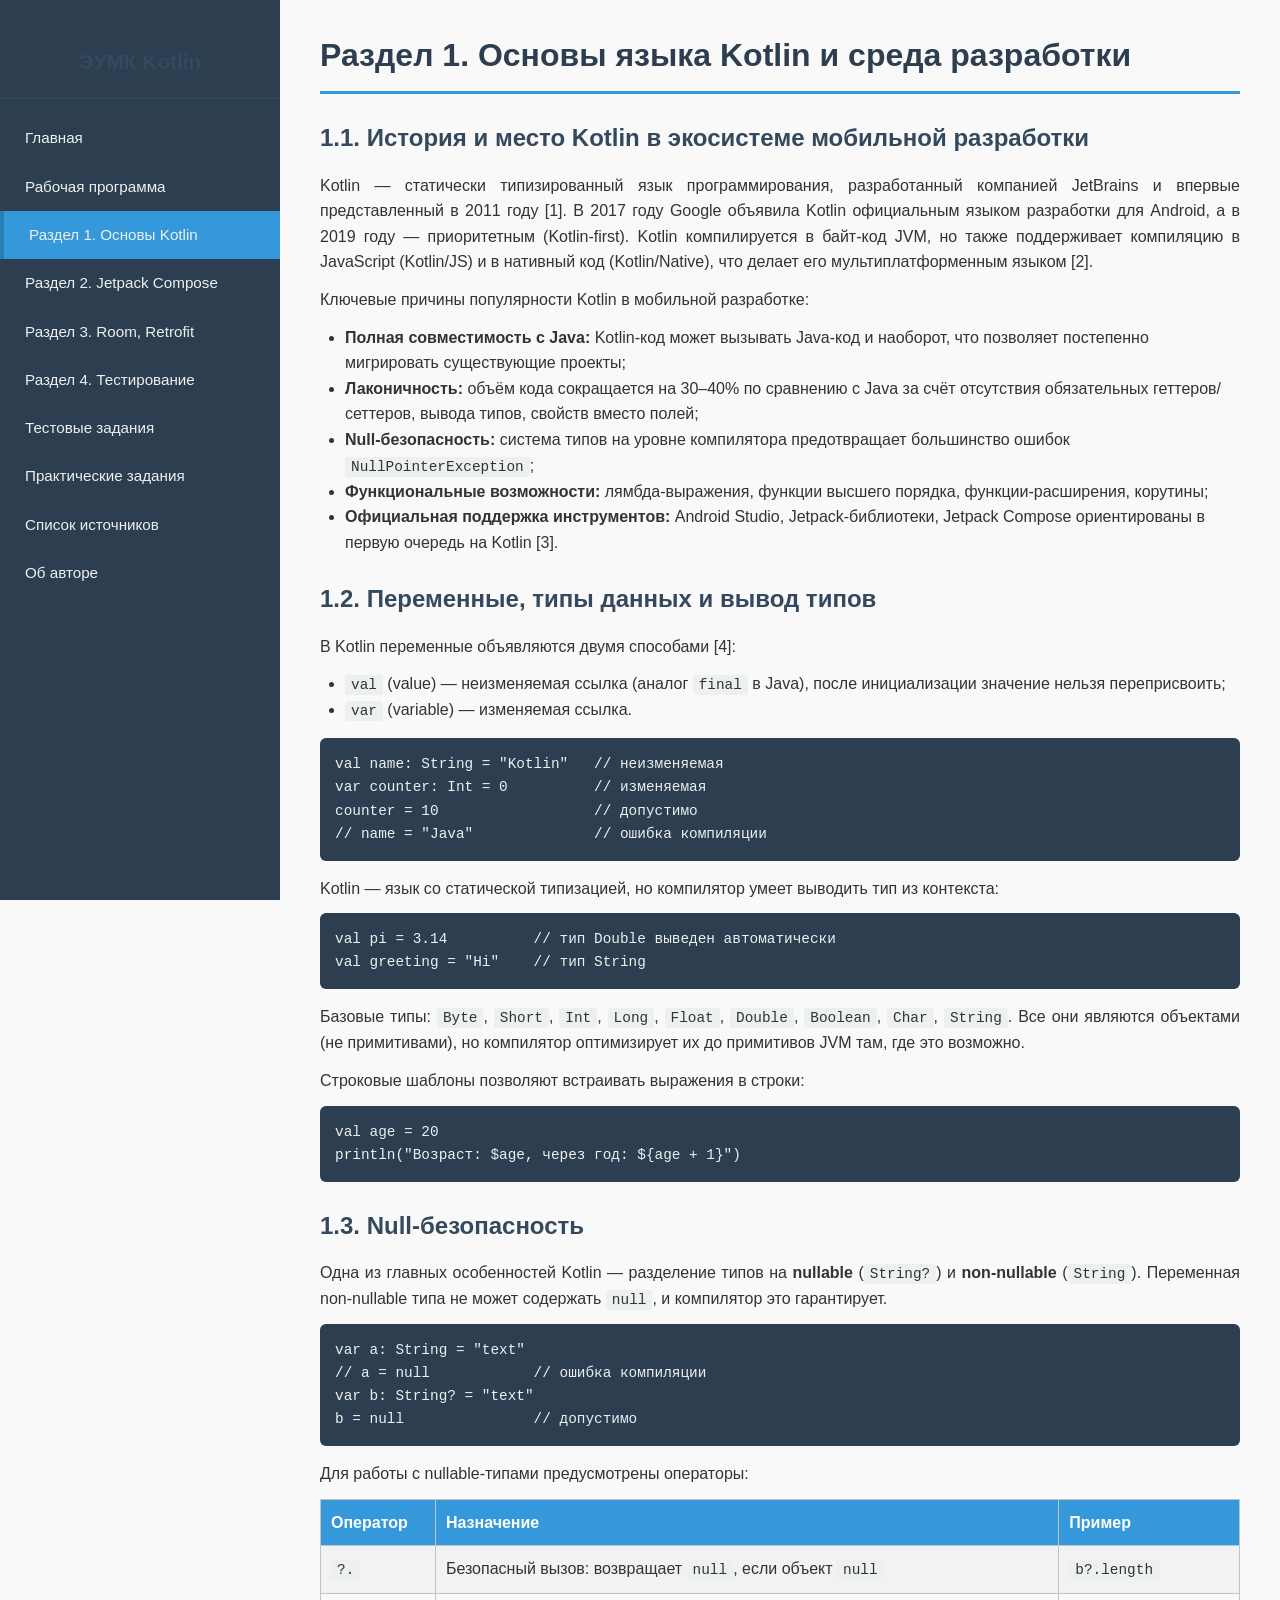
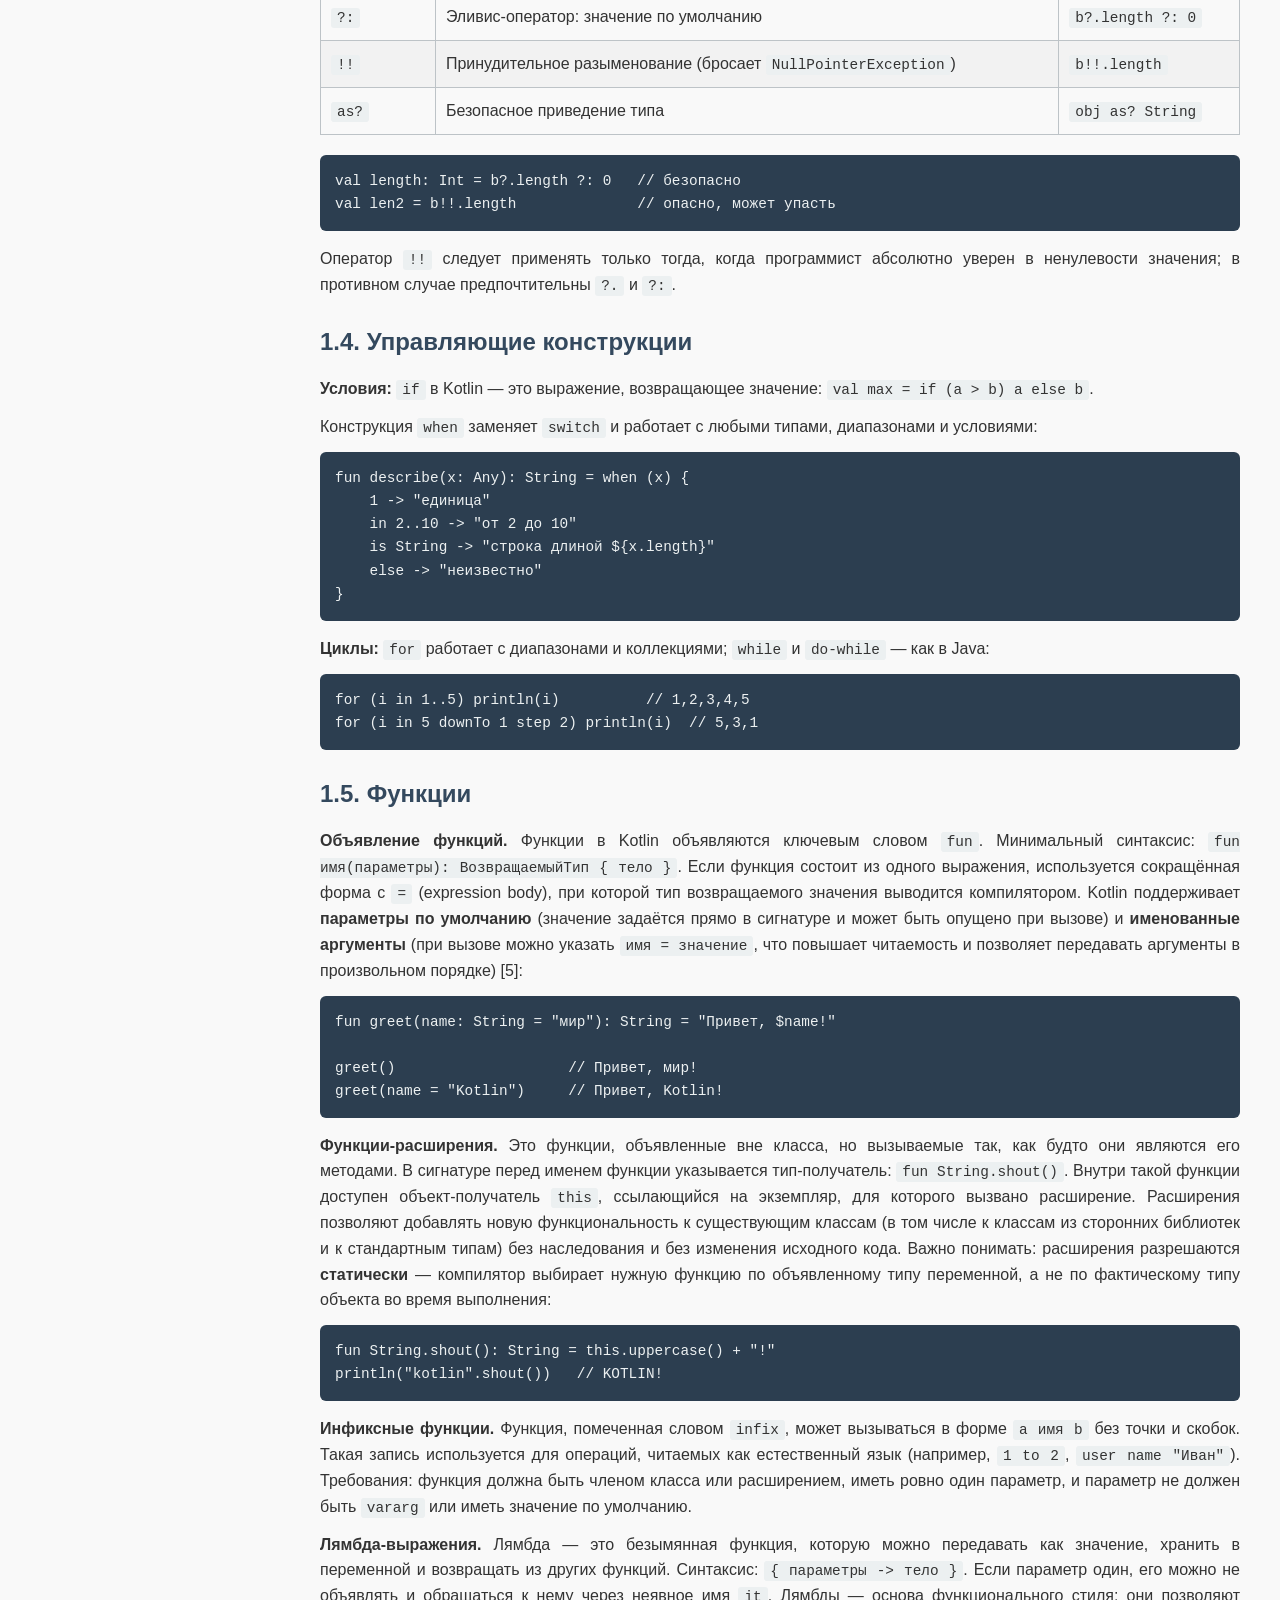
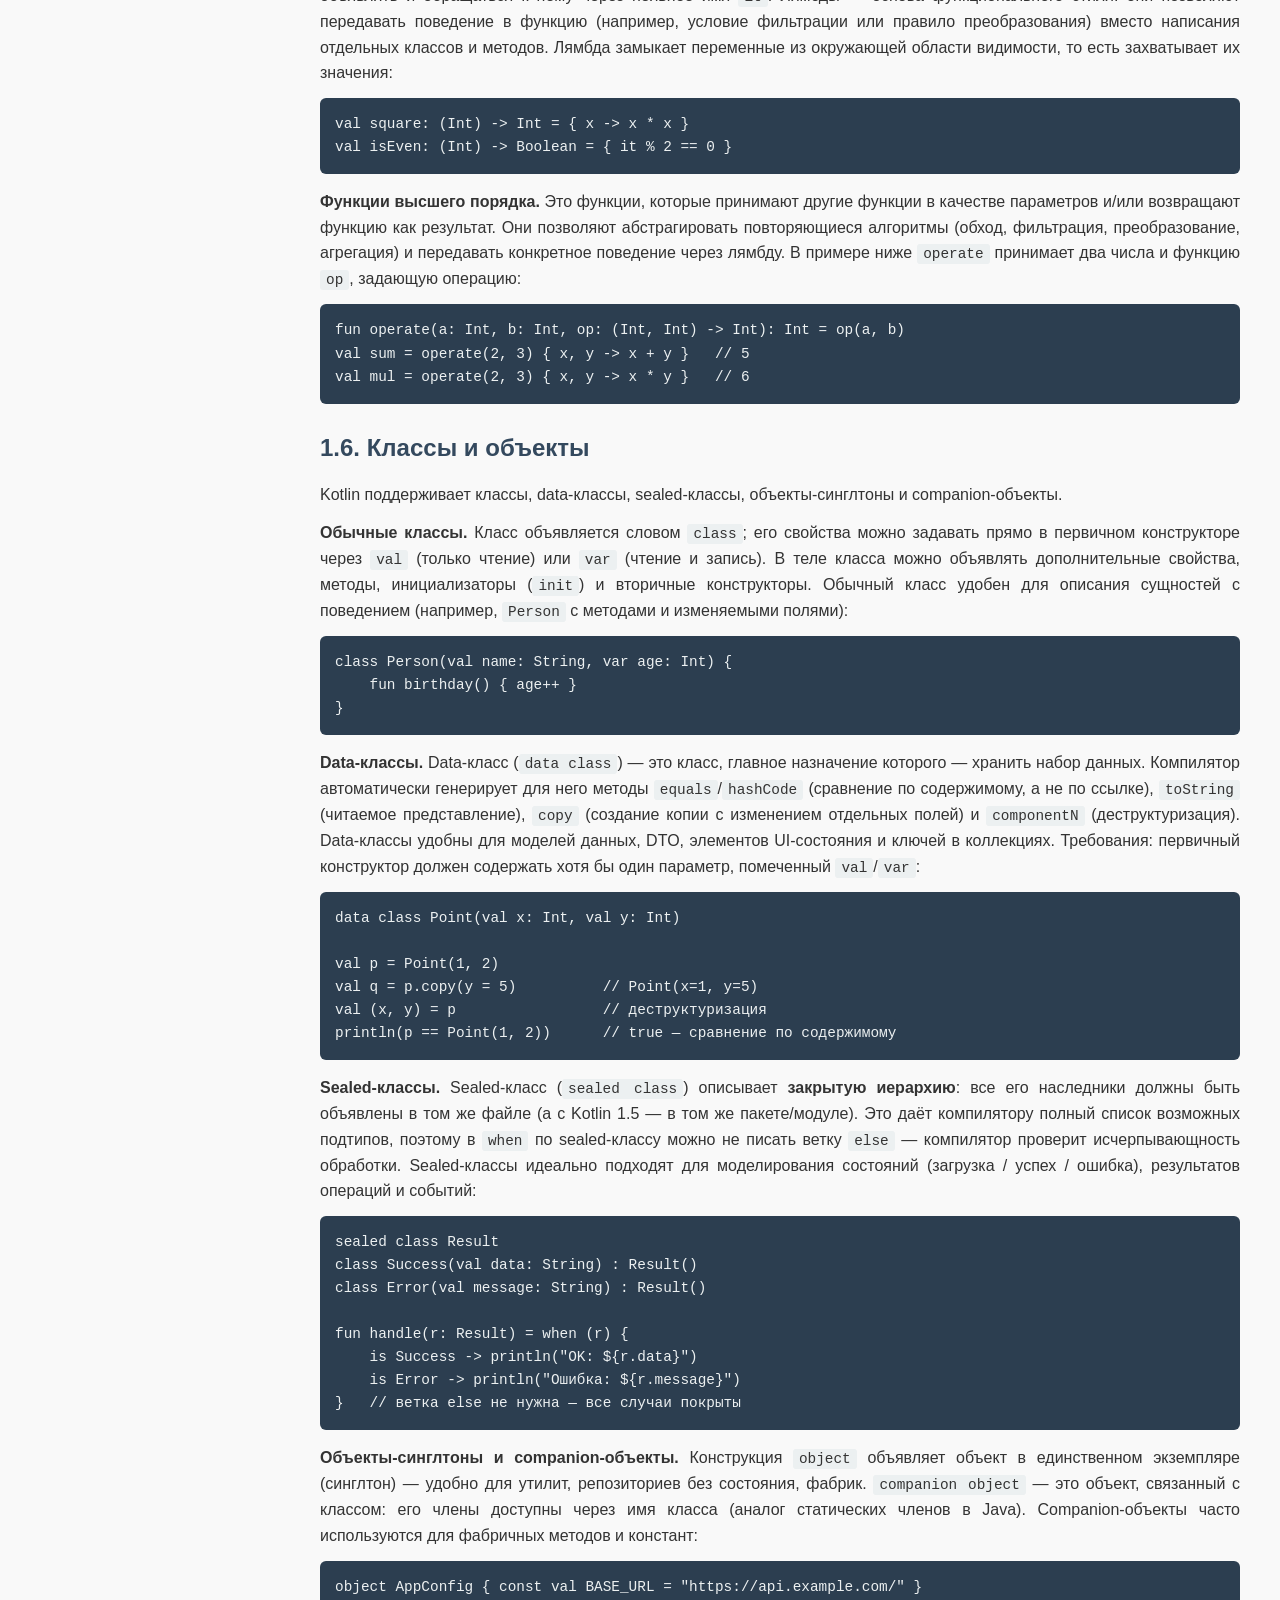
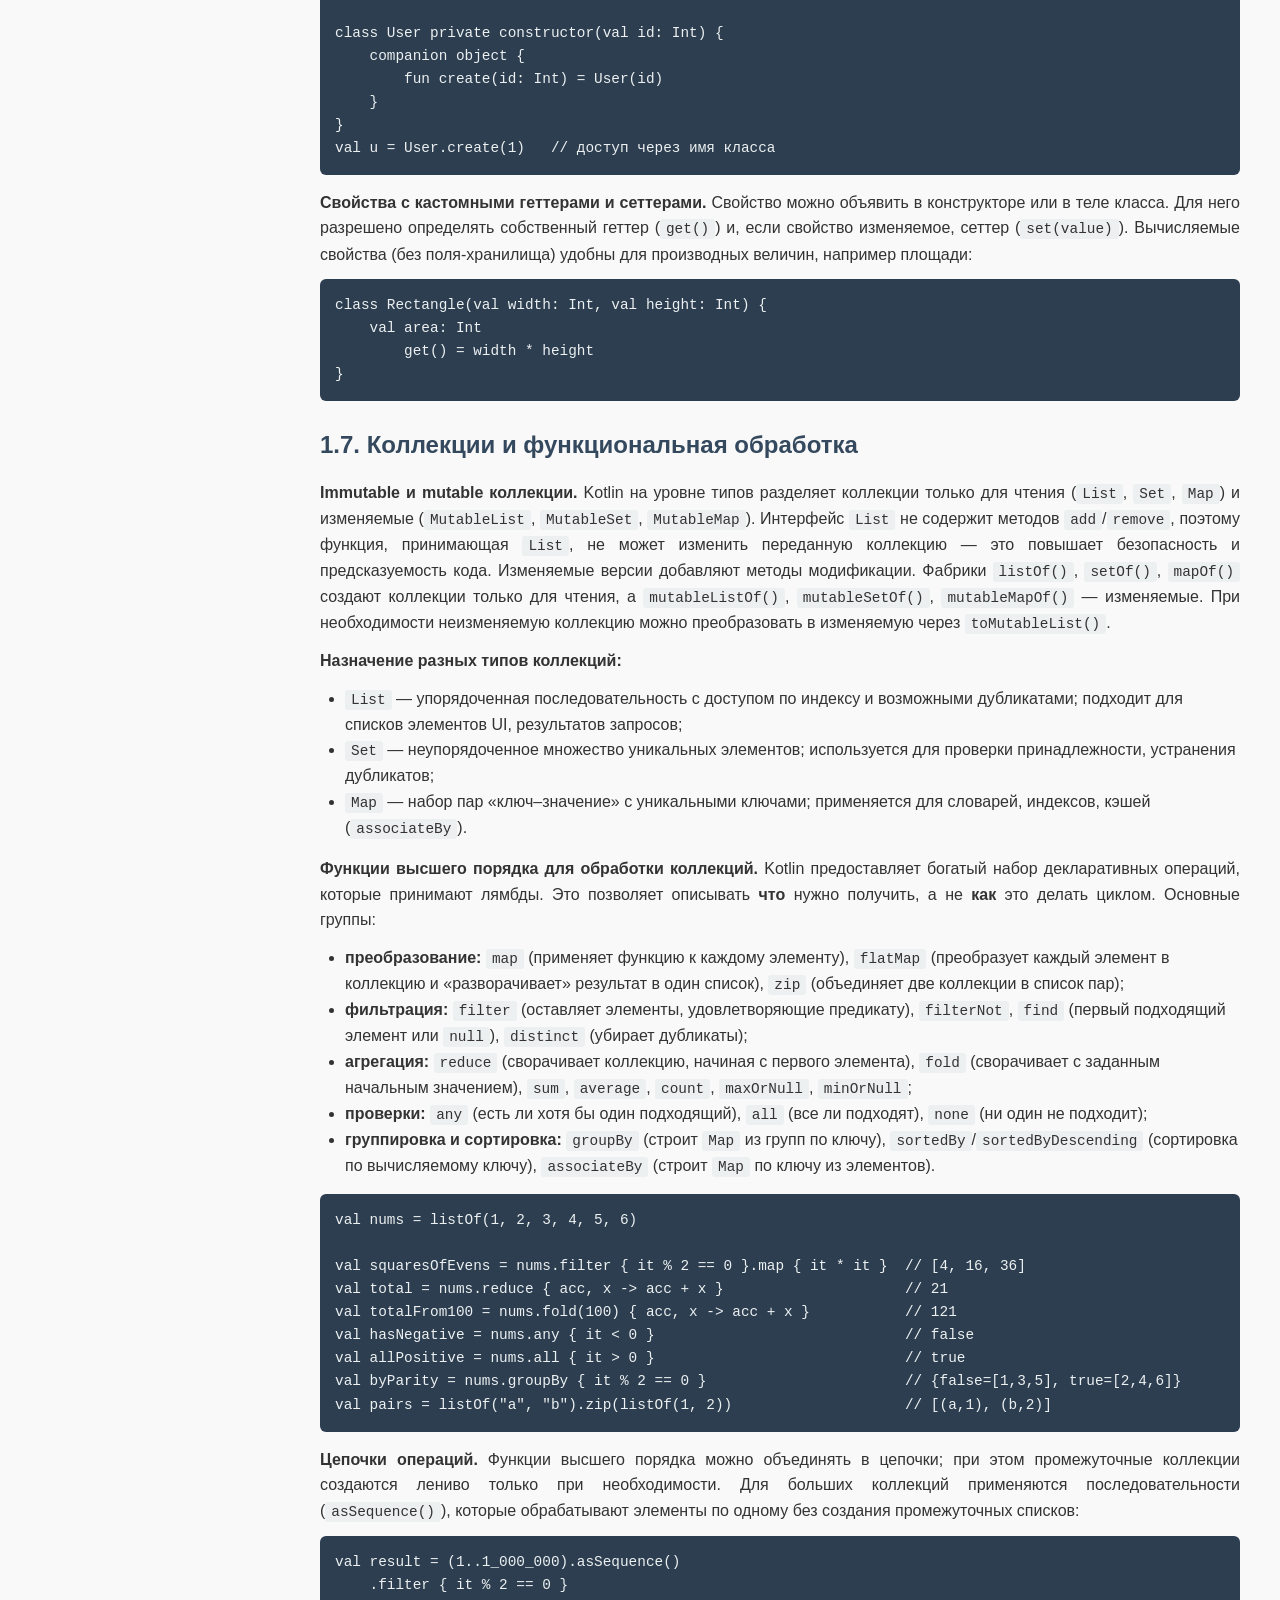
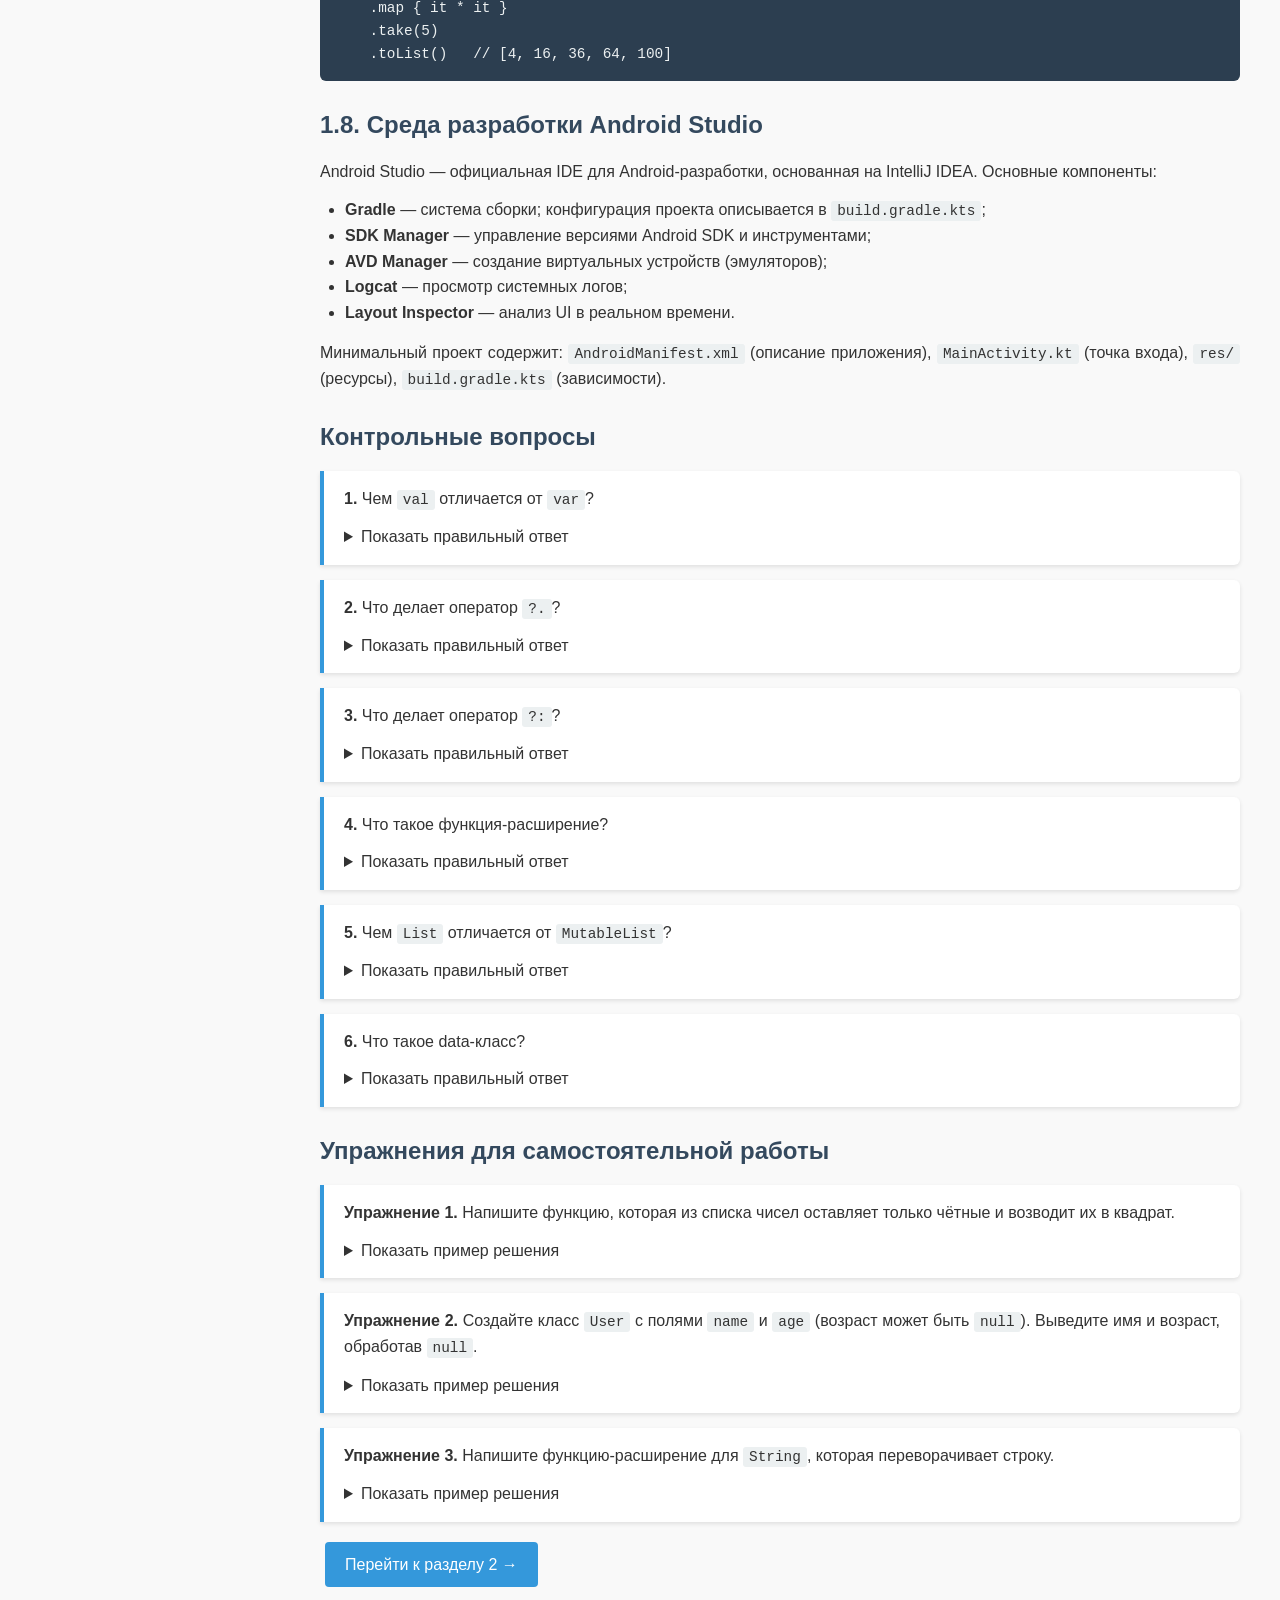
<file: pages/section1.html>
<!DOCTYPE html>
<html lang="ru">
<head>
    <meta charset="UTF-8">
    <meta name="viewport" content="width=device-width, initial-scale=1.0">
    <title>Раздел 1. Основы языка Kotlin и среда разработки</title>
    <link rel="stylesheet" href="../style.css">
</head>
<body>

    <aside class="sidebar">
        <h2>ЭУМК Kotlin</h2>
        <nav>
            <a href="../index.html">Главная</a>
            <a href="rup.html">Рабочая программа</a>
            <a href="section1.html" class="active">Раздел 1. Основы Kotlin</a>
            <a href="section2.html">Раздел 2. Jetpack Compose</a>
            <a href="section3.html">Раздел 3. Room, Retrofit</a>
            <a href="section4.html">Раздел 4. Тестирование</a>
            <a href="tests.html">Тестовые задания</a>
            <a href="practice.html">Практические задания</a>
            <a href="literature.html">Список источников</a>
            <a href="about.html">Об авторе</a>
        </nav>
    </aside>

    <main class="main-content">
        <h1>Раздел 1. Основы языка Kotlin и среда разработки</h1>

        <h2>1.1. История и место Kotlin в экосистеме мобильной разработки</h2>
        <p>Kotlin — статически типизированный язык программирования, разработанный компанией JetBrains и впервые представленный в 2011 году [1]. В 2017 году Google объявила Kotlin официальным языком разработки для Android, а в 2019 году — приоритетным (Kotlin-first). Kotlin компилируется в байт-код JVM, но также поддерживает компиляцию в JavaScript (Kotlin/JS) и в нативный код (Kotlin/Native), что делает его мультиплатформенным языком [2].</p>
        <p>Ключевые причины популярности Kotlin в мобильной разработке:</p>
        <ul>
            <li><strong>Полная совместимость с Java:</strong> Kotlin-код может вызывать Java-код и наоборот, что позволяет постепенно мигрировать существующие проекты;</li>
            <li><strong>Лаконичность:</strong> объём кода сокращается на 30–40% по сравнению с Java за счёт отсутствия обязательных геттеров/сеттеров, вывода типов, свойств вместо полей;</li>
            <li><strong>Null-безопасность:</strong> система типов на уровне компилятора предотвращает большинство ошибок <code>NullPointerException</code>;</li>
            <li><strong>Функциональные возможности:</strong> лямбда-выражения, функции высшего порядка, функции-расширения, корутины;</li>
            <li><strong>Официальная поддержка инструментов:</strong> Android Studio, Jetpack-библиотеки, Jetpack Compose ориентированы в первую очередь на Kotlin [3].</li>
        </ul>

        <h2>1.2. Переменные, типы данных и вывод типов</h2>
        <p>В Kotlin переменные объявляются двумя способами [4]:</p>
        <ul>
            <li><code>val</code> (value) — неизменяемая ссылка (аналог <code>final</code> в Java), после инициализации значение нельзя переприсвоить;</li>
            <li><code>var</code> (variable) — изменяемая ссылка.</li>
        </ul>
        <pre><code>val name: String = "Kotlin"   // неизменяемая
var counter: Int = 0          // изменяемая
counter = 10                  // допустимо
// name = "Java"              // ошибка компиляции</code></pre>
        <p>Kotlin — язык со статической типизацией, но компилятор умеет выводить тип из контекста:</p>
        <pre><code>val pi = 3.14          // тип Double выведен автоматически
val greeting = "Hi"    // тип String</code></pre>
        <p>Базовые типы: <code>Byte</code>, <code>Short</code>, <code>Int</code>, <code>Long</code>, <code>Float</code>, <code>Double</code>, <code>Boolean</code>, <code>Char</code>, <code>String</code>. Все они являются объектами (не примитивами), но компилятор оптимизирует их до примитивов JVM там, где это возможно.</p>
        <p>Строковые шаблоны позволяют встраивать выражения в строки:</p>
        <pre><code>val age = 20
println("Возраст: $age, через год: ${age + 1}")</code></pre>

        <h2>1.3. Null-безопасность</h2>
        <p>Одна из главных особенностей Kotlin — разделение типов на <strong>nullable</strong> (<code>String?</code>) и <strong>non-nullable</strong> (<code>String</code>). Переменная non-nullable типа не может содержать <code>null</code>, и компилятор это гарантирует.</p>
        <pre><code>var a: String = "text"
// a = null            // ошибка компиляции
var b: String? = "text"
b = null               // допустимо</code></pre>
        <p>Для работы с nullable-типами предусмотрены операторы:</p>
        <table>
            <tr><th>Оператор</th><th>Назначение</th><th>Пример</th></tr>
            <tr><td><code>?.</code></td><td>Безопасный вызов: возвращает <code>null</code>, если объект <code>null</code></td><td><code>b?.length</code></td></tr>
            <tr><td><code>?:</code></td><td>Эливис-оператор: значение по умолчанию</td><td><code>b?.length ?: 0</code></td></tr>
            <tr><td><code>!!</code></td><td>Принудительное разыменование (бросает <code>NullPointerException</code>)</td><td><code>b!!.length</code></td></tr>
            <tr><td><code>as?</code></td><td>Безопасное приведение типа</td><td><code>obj as? String</code></td></tr>
        </table>
        <pre><code>val length: Int = b?.length ?: 0   // безопасно
val len2 = b!!.length              // опасно, может упасть</code></pre>
        <p>Оператор <code>!!</code> следует применять только тогда, когда программист абсолютно уверен в ненулевости значения; в противном случае предпочтительны <code>?.</code> и <code>?:</code>.</p>

        <h2>1.4. Управляющие конструкции</h2>
        <p><strong>Условия:</strong> <code>if</code> в Kotlin — это выражение, возвращающее значение: <code>val max = if (a &gt; b) a else b</code>.</p>
        <p>Конструкция <code>when</code> заменяет <code>switch</code> и работает с любыми типами, диапазонами и условиями:</p>
        <pre><code>fun describe(x: Any): String = when (x) {
    1 -&gt; "единица"
    in 2..10 -&gt; "от 2 до 10"
    is String -&gt; "строка длиной ${x.length}"
    else -&gt; "неизвестно"
}</code></pre>
        <p><strong>Циклы:</strong> <code>for</code> работает с диапазонами и коллекциями; <code>while</code> и <code>do-while</code> — как в Java:</p>
        <pre><code>for (i in 1..5) println(i)          // 1,2,3,4,5
for (i in 5 downTo 1 step 2) println(i)  // 5,3,1</code></pre>

        <h2>1.5. Функции</h2>
        <p><strong>Объявление функций.</strong> Функции в Kotlin объявляются ключевым словом <code>fun</code>. Минимальный синтаксис: <code>fun имя(параметры): ВозвращаемыйТип { тело }</code>. Если функция состоит из одного выражения, используется сокращённая форма с <code>=</code> (expression body), при которой тип возвращаемого значения выводится компилятором. Kotlin поддерживает <strong>параметры по умолчанию</strong> (значение задаётся прямо в сигнатуре и может быть опущено при вызове) и <strong>именованные аргументы</strong> (при вызове можно указать <code>имя = значение</code>, что повышает читаемость и позволяет передавать аргументы в произвольном порядке) [5]:</p>
        <pre><code>fun greet(name: String = "мир"): String = "Привет, $name!"

greet()                    // Привет, мир!
greet(name = "Kotlin")     // Привет, Kotlin!</code></pre>
        <p><strong>Функции-расширения.</strong> Это функции, объявленные вне класса, но вызываемые так, как будто они являются его методами. В сигнатуре перед именем функции указывается тип-получатель: <code>fun String.shout()</code>. Внутри такой функции доступен объект-получатель <code>this</code>, ссылающийся на экземпляр, для которого вызвано расширение. Расширения позволяют добавлять новую функциональность к существующим классам (в том числе к классам из сторонних библиотек и к стандартным типам) без наследования и без изменения исходного кода. Важно понимать: расширения разрешаются <strong>статически</strong> — компилятор выбирает нужную функцию по объявленному типу переменной, а не по фактическому типу объекта во время выполнения:</p>
        <pre><code>fun String.shout(): String = this.uppercase() + "!"
println("kotlin".shout())   // KOTLIN!</code></pre>
        <p><strong>Инфиксные функции.</strong> Функция, помеченная словом <code>infix</code>, может вызываться в форме <code>a имя b</code> без точки и скобок. Такая запись используется для операций, читаемых как естественный язык (например, <code>1 to 2</code>, <code>user name "Иван"</code>). Требования: функция должна быть членом класса или расширением, иметь ровно один параметр, и параметр не должен быть <code>vararg</code> или иметь значение по умолчанию.</p>
        <p><strong>Лямбда-выражения.</strong> Лямбда — это безымянная функция, которую можно передавать как значение, хранить в переменной и возвращать из других функций. Синтаксис: <code>{ параметры -&gt; тело }</code>. Если параметр один, его можно не объявлять и обращаться к нему через неявное имя <code>it</code>. Лямбды — основа функционального стиля: они позволяют передавать поведение в функцию (например, условие фильтрации или правило преобразования) вместо написания отдельных классов и методов. Лямбда замыкает переменные из окружающей области видимости, то есть захватывает их значения:</p>
        <pre><code>val square: (Int) -&gt; Int = { x -&gt; x * x }
val isEven: (Int) -&gt; Boolean = { it % 2 == 0 }</code></pre>
        <p><strong>Функции высшего порядка.</strong> Это функции, которые принимают другие функции в качестве параметров и/или возвращают функцию как результат. Они позволяют абстрагировать повторяющиеся алгоритмы (обход, фильтрация, преобразование, агрегация) и передавать конкретное поведение через лямбду. В примере ниже <code>operate</code> принимает два числа и функцию <code>op</code>, задающую операцию:</p>
        <pre><code>fun operate(a: Int, b: Int, op: (Int, Int) -&gt; Int): Int = op(a, b)
val sum = operate(2, 3) { x, y -&gt; x + y }   // 5
val mul = operate(2, 3) { x, y -&gt; x * y }   // 6</code></pre>

        <h2>1.6. Классы и объекты</h2>
        <p>Kotlin поддерживает классы, data-классы, sealed-классы, объекты-синглтоны и companion-объекты.</p>
        <p><strong>Обычные классы.</strong> Класс объявляется словом <code>class</code>; его свойства можно задавать прямо в первичном конструкторе через <code>val</code> (только чтение) или <code>var</code> (чтение и запись). В теле класса можно объявлять дополнительные свойства, методы, инициализаторы (<code>init</code>) и вторичные конструкторы. Обычный класс удобен для описания сущностей с поведением (например, <code>Person</code> с методами и изменяемыми полями):</p>
        <pre><code>class Person(val name: String, var age: Int) {
    fun birthday() { age++ }
}</code></pre>
        <p><strong>Data-классы.</strong> Data-класс (<code>data class</code>) — это класс, главное назначение которого — хранить набор данных. Компилятор автоматически генерирует для него методы <code>equals</code>/<code>hashCode</code> (сравнение по содержимому, а не по ссылке), <code>toString</code> (читаемое представление), <code>copy</code> (создание копии с изменением отдельных полей) и <code>componentN</code> (деструктуризация). Data-классы удобны для моделей данных, DTO, элементов UI-состояния и ключей в коллекциях. Требования: первичный конструктор должен содержать хотя бы один параметр, помеченный <code>val</code>/<code>var</code>:</p>
        <pre><code>data class Point(val x: Int, val y: Int)

val p = Point(1, 2)
val q = p.copy(y = 5)          // Point(x=1, y=5)
val (x, y) = p                 // деструктуризация
println(p == Point(1, 2))      // true — сравнение по содержимому</code></pre>
        <p><strong>Sealed-классы.</strong> Sealed-класс (<code>sealed class</code>) описывает <strong>закрытую иерархию</strong>: все его наследники должны быть объявлены в том же файле (а с Kotlin 1.5 — в том же пакете/модуле). Это даёт компилятору полный список возможных подтипов, поэтому в <code>when</code> по sealed-классу можно не писать ветку <code>else</code> — компилятор проверит исчерпывающность обработки. Sealed-классы идеально подходят для моделирования состояний (загрузка / успех / ошибка), результатов операций и событий:</p>
        <pre><code>sealed class Result
class Success(val data: String) : Result()
class Error(val message: String) : Result()

fun handle(r: Result) = when (r) {
    is Success -&gt; println("OK: ${r.data}")
    is Error -&gt; println("Ошибка: ${r.message}")
}   // ветка else не нужна — все случаи покрыты</code></pre>
        <p><strong>Объекты-синглтоны и companion-объекты.</strong> Конструкция <code>object</code> объявляет объект в единственном экземпляре (синглтон) — удобно для утилит, репозиториев без состояния, фабрик. <code>companion object</code> — это объект, связанный с классом: его члены доступны через имя класса (аналог статических членов в Java). Companion-объекты часто используются для фабричных методов и констант:</p>
        <pre><code>object AppConfig { const val BASE_URL = "https://api.example.com/" }

class User private constructor(val id: Int) {
    companion object {
        fun create(id: Int) = User(id)
    }
}
val u = User.create(1)   // доступ через имя класса</code></pre>
        <p><strong>Свойства с кастомными геттерами и сеттерами.</strong> Свойство можно объявить в конструкторе или в теле класса. Для него разрешено определять собственный геттер (<code>get()</code>) и, если свойство изменяемое, сеттер (<code>set(value)</code>). Вычисляемые свойства (без поля-хранилища) удобны для производных величин, например площади:</p>
        <pre><code>class Rectangle(val width: Int, val height: Int) {
    val area: Int
        get() = width * height
}</code></pre>

        <h2>1.7. Коллекции и функциональная обработка</h2>
        <p><strong>Immutable и mutable коллекции.</strong> Kotlin на уровне типов разделяет коллекции только для чтения (<code>List</code>, <code>Set</code>, <code>Map</code>) и изменяемые (<code>MutableList</code>, <code>MutableSet</code>, <code>MutableMap</code>). Интерфейс <code>List</code> не содержит методов <code>add</code>/<code>remove</code>, поэтому функция, принимающая <code>List</code>, не может изменить переданную коллекцию — это повышает безопасность и предсказуемость кода. Изменяемые версии добавляют методы модификации. Фабрики <code>listOf()</code>, <code>setOf()</code>, <code>mapOf()</code> создают коллекции только для чтения, а <code>mutableListOf()</code>, <code>mutableSetOf()</code>, <code>mutableMapOf()</code> — изменяемые. При необходимости неизменяемую коллекцию можно преобразовать в изменяемую через <code>toMutableList()</code>.</p>
        <p><strong>Назначение разных типов коллекций:</strong></p>
        <ul>
            <li><code>List</code> — упорядоченная последовательность с доступом по индексу и возможными дубликатами; подходит для списков элементов UI, результатов запросов;</li>
            <li><code>Set</code> — неупорядоченное множество уникальных элементов; используется для проверки принадлежности, устранения дубликатов;</li>
            <li><code>Map</code> — набор пар «ключ–значение» с уникальными ключами; применяется для словарей, индексов, кэшей (<code>associateBy</code>).</li>
        </ul>
        <p><strong>Функции высшего порядка для обработки коллекций.</strong> Kotlin предоставляет богатый набор декларативных операций, которые принимают лямбды. Это позволяет описывать <strong>что</strong> нужно получить, а не <strong>как</strong> это делать циклом. Основные группы:</p>
        <ul>
            <li><strong>преобразование:</strong> <code>map</code> (применяет функцию к каждому элементу), <code>flatMap</code> (преобразует каждый элемент в коллекцию и «разворачивает» результат в один список), <code>zip</code> (объединяет две коллекции в список пар);</li>
            <li><strong>фильтрация:</strong> <code>filter</code> (оставляет элементы, удовлетворяющие предикату), <code>filterNot</code>, <code>find</code> (первый подходящий элемент или <code>null</code>), <code>distinct</code> (убирает дубликаты);</li>
            <li><strong>агрегация:</strong> <code>reduce</code> (сворачивает коллекцию, начиная с первого элемента), <code>fold</code> (сворачивает с заданным начальным значением), <code>sum</code>, <code>average</code>, <code>count</code>, <code>maxOrNull</code>, <code>minOrNull</code>;</li>
            <li><strong>проверки:</strong> <code>any</code> (есть ли хотя бы один подходящий), <code>all</code> (все ли подходят), <code>none</code> (ни один не подходит);</li>
            <li><strong>группировка и сортировка:</strong> <code>groupBy</code> (строит <code>Map</code> из групп по ключу), <code>sortedBy</code>/<code>sortedByDescending</code> (сортировка по вычисляемому ключу), <code>associateBy</code> (строит <code>Map</code> по ключу из элементов).</li>
        </ul>
        <pre><code>val nums = listOf(1, 2, 3, 4, 5, 6)

val squaresOfEvens = nums.filter { it % 2 == 0 }.map { it * it }  // [4, 16, 36]
val total = nums.reduce { acc, x -&gt; acc + x }                     // 21
val totalFrom100 = nums.fold(100) { acc, x -&gt; acc + x }           // 121
val hasNegative = nums.any { it &lt; 0 }                             // false
val allPositive = nums.all { it &gt; 0 }                             // true
val byParity = nums.groupBy { it % 2 == 0 }                       // {false=[1,3,5], true=[2,4,6]}
val pairs = listOf("a", "b").zip(listOf(1, 2))                    // [(a,1), (b,2)]</code></pre>
        <p><strong>Цепочки операций.</strong> Функции высшего порядка можно объединять в цепочки; при этом промежуточные коллекции создаются лениво только при необходимости. Для больших коллекций применяются последовательности (<code>asSequence()</code>), которые обрабатывают элементы по одному без создания промежуточных списков:</p>
        <pre><code>val result = (1..1_000_000).asSequence()
    .filter { it % 2 == 0 }
    .map { it * it }
    .take(5)
    .toList()   // [4, 16, 36, 64, 100]</code></pre>

        <h2>1.8. Среда разработки Android Studio</h2>
        <p>Android Studio — официальная IDE для Android-разработки, основанная на IntelliJ IDEA. Основные компоненты:</p>
        <ul>
            <li><strong>Gradle</strong> — система сборки; конфигурация проекта описывается в <code>build.gradle.kts</code>;</li>
            <li><strong>SDK Manager</strong> — управление версиями Android SDK и инструментами;</li>
            <li><strong>AVD Manager</strong> — создание виртуальных устройств (эмуляторов);</li>
            <li><strong>Logcat</strong> — просмотр системных логов;</li>
            <li><strong>Layout Inspector</strong> — анализ UI в реальном времени.</li>
        </ul>
        <p>Минимальный проект содержит: <code>AndroidManifest.xml</code> (описание приложения), <code>MainActivity.kt</code> (точка входа), <code>res/</code> (ресурсы), <code>build.gradle.kts</code> (зависимости).</p>

                <h2>Контрольные вопросы</h2>
        <div class="question">
            <p><strong>1.</strong> Чем <code>val</code> отличается от <code>var</code>?</p>
            <details>
                <summary>Показать правильный ответ</summary>
                <div class="answer"><strong>Ответ:</strong> <code>val</code> нельзя изменить после присваивания, <code>var</code> — можно.</div>
            </details>
        </div>
        <div class="question">
            <p><strong>2.</strong> Что делает оператор <code>?.</code>?</p>
            <details>
                <summary>Показать правильный ответ</summary>
                <div class="answer"><strong>Ответ:</strong> Безопасно вызывает метод: если объект <code>null</code>, вернёт <code>null</code>, а не ошибку.</div>
            </details>
        </div>
        <div class="question">
            <p><strong>3.</strong> Что делает оператор <code>?:</code>?</p>
            <details>
                <summary>Показать правильный ответ</summary>
                <div class="answer"><strong>Ответ:</strong> Возвращает значение по умолчанию, если слева <code>null</code>.</div>
            </details>
        </div>
        <div class="question">
            <p><strong>4.</strong> Что такое функция-расширение?</p>
            <details>
                <summary>Показать правильный ответ</summary>
                <div class="answer"><strong>Ответ:</strong> Функция, которую можно вызывать как метод класса, не меняя сам класс.</div>
            </details>
        </div>
        <div class="question">
            <p><strong>5.</strong> Чем <code>List</code> отличается от <code>MutableList</code>?</p>
            <details>
                <summary>Показать правильный ответ</summary>
                <div class="answer"><strong>Ответ:</strong> <code>List</code> нельзя изменить (нет <code>add</code>/<code>remove</code>), <code>MutableList</code> — можно.</div>
            </details>
        </div>
        <div class="question">
            <p><strong>6.</strong> Что такое data-класс?</p>
            <details>
                <summary>Показать правильный ответ</summary>
                <div class="answer"><strong>Ответ:</strong> Класс для хранения данных; сам создаёт <code>equals</code>, <code>hashCode</code>, <code>toString</code>, <code>copy</code>.</div>
            </details>
        </div>

        <h2>Упражнения для самостоятельной работы</h2>
        <div class="exercise">
            <p><strong>Упражнение 1.</strong> Напишите функцию, которая из списка чисел оставляет только чётные и возводит их в квадрат.</p>
            <details>
                <summary>Показать пример решения</summary>
                <pre><code>fun evenSquares(numbers: List&lt;Int&gt;): List&lt;Int&gt; =
    numbers.filter { it % 2 == 0 }.map { it * it }

fun main() {
    println(evenSquares(listOf(1, 2, 3, 4, 5)))  // [4, 16]
}</code></pre>
            </details>
        </div>
        <div class="exercise">
            <p><strong>Упражнение 2.</strong> Создайте класс <code>User</code> с полями <code>name</code> и <code>age</code> (возраст может быть <code>null</code>). Выведите имя и возраст, обработав <code>null</code>.</p>
            <details>
                <summary>Показать пример решения</summary>
                <pre><code>class User(val name: String, val age: Int?)

fun printUser(u: User) {
    val ageText = u.age?.toString() ?: "не указан"
    println("${u.name}: $ageText")
}

fun main() {
    printUser(User("Иван", 25))     // Иван: 25
    printUser(User("Мария", null))  // Мария: не указан
}</code></pre>
            </details>
        </div>
        <div class="exercise">
            <p><strong>Упражнение 3.</strong> Напишите функцию-расширение для <code>String</code>, которая переворачивает строку.</p>
            <details>
                <summary>Показать пример решения</summary>
                <pre><code>fun String.reverseWords(): String = this.split(" ").reversed().joinToString(" ")

fun main() {
    println("Kotlin is great".reverseWords())  // great is Kotlin
}</code></pre>
            </details>
        </div>

        <p><a href="section2.html" class="btn">Перейти к разделу 2 →</a></p>
    </main>

</body>
</html>
</file>
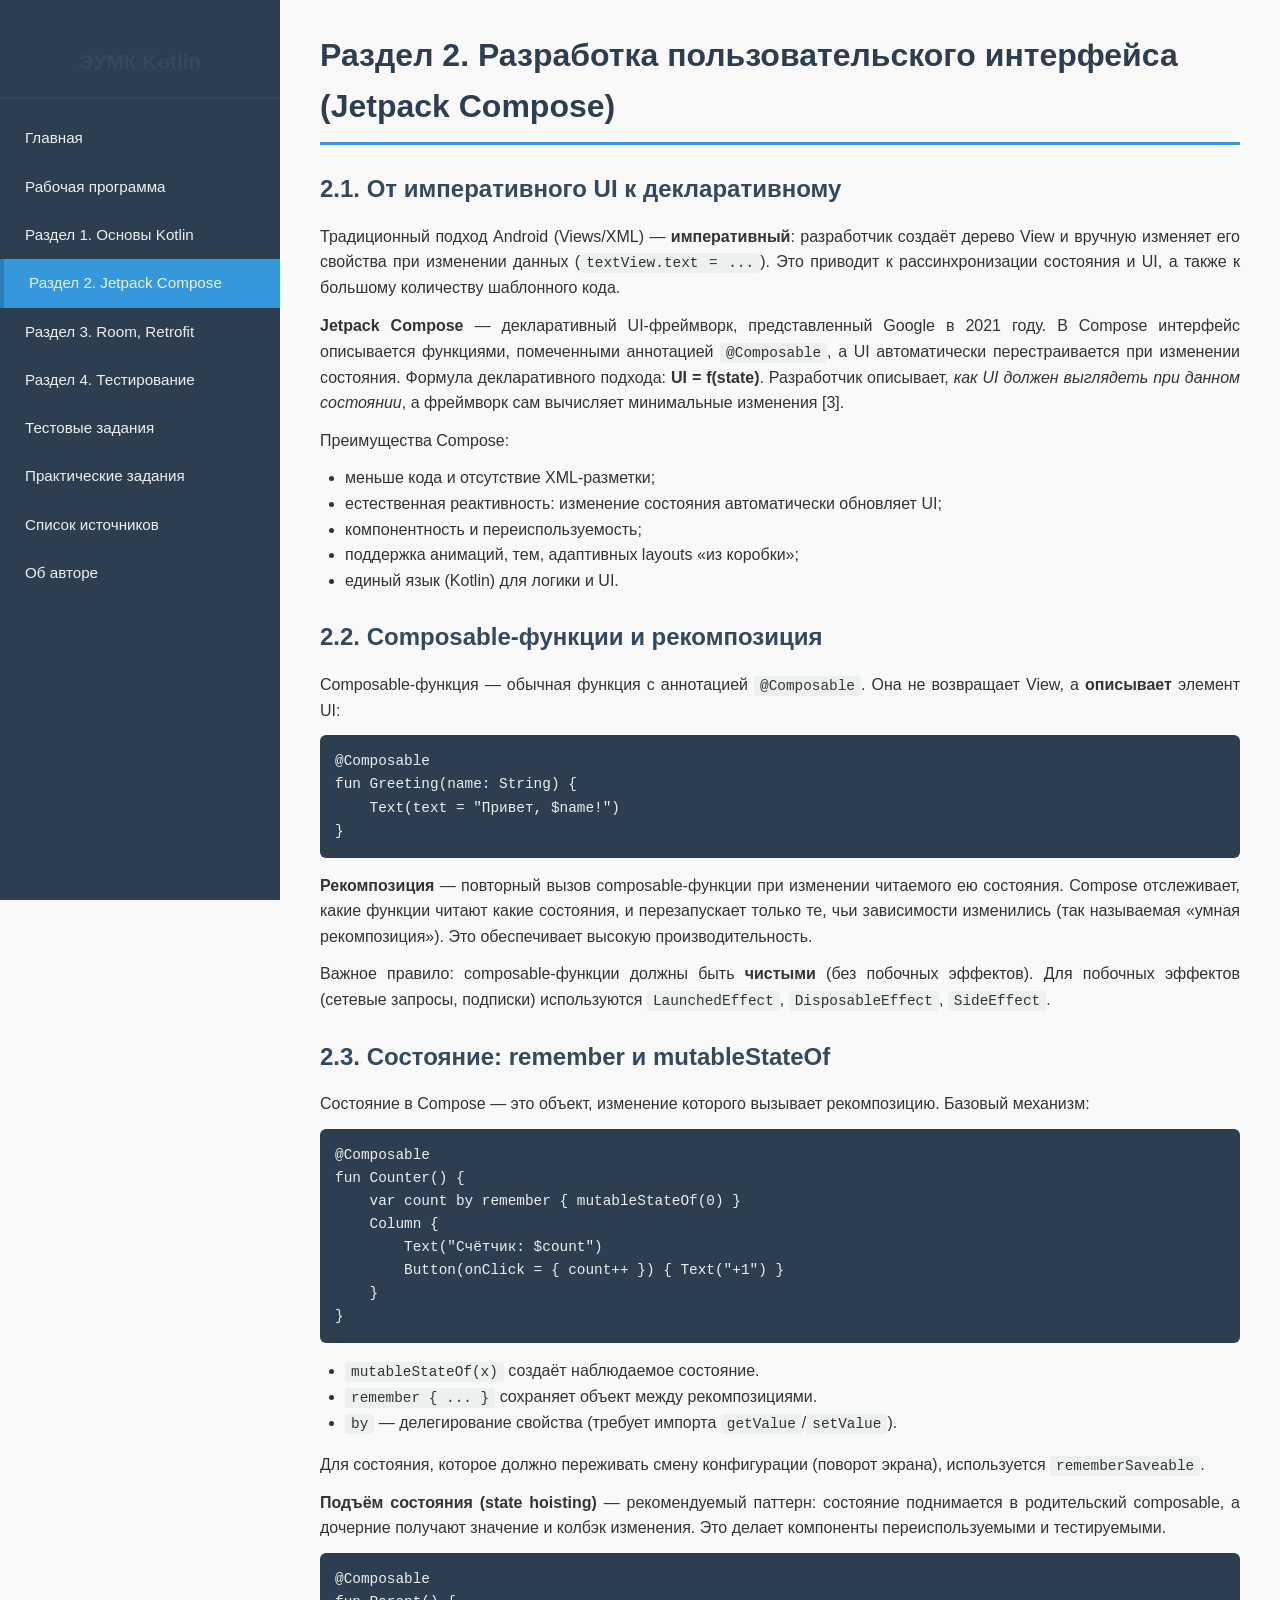
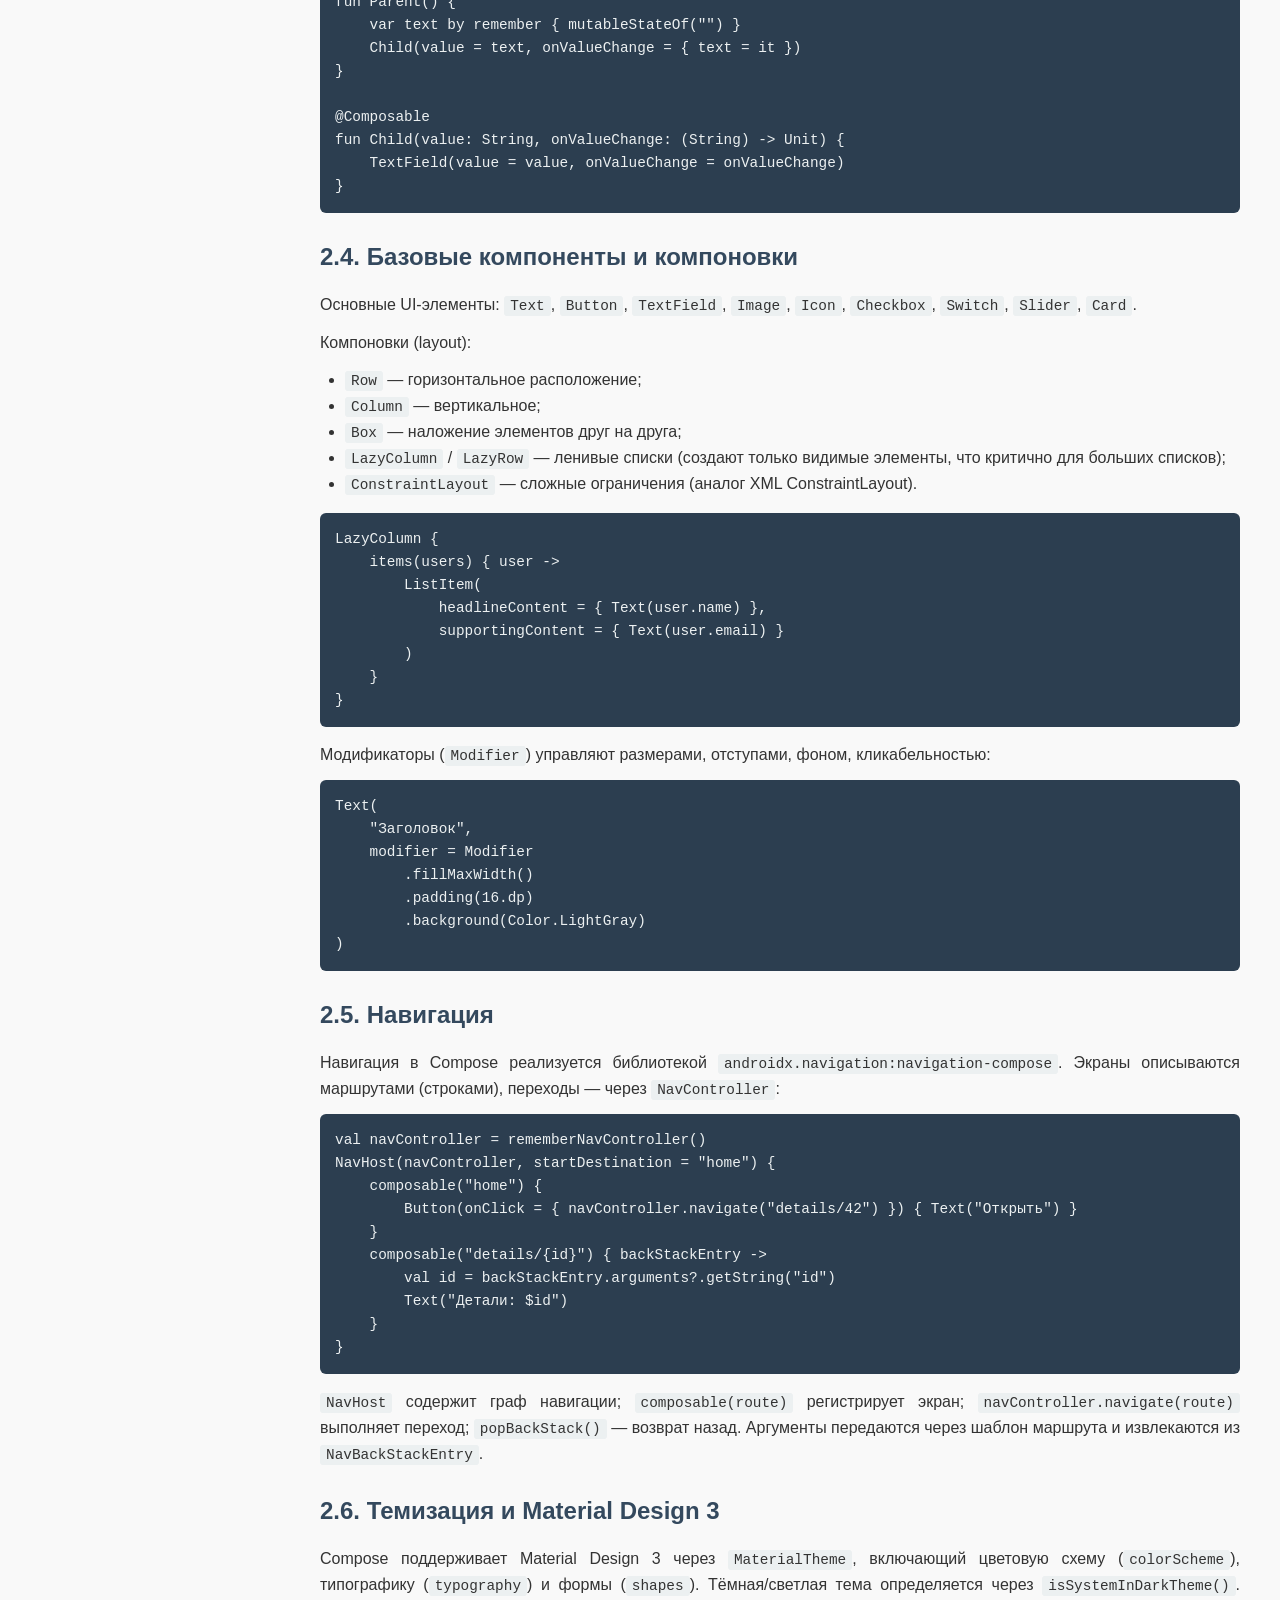
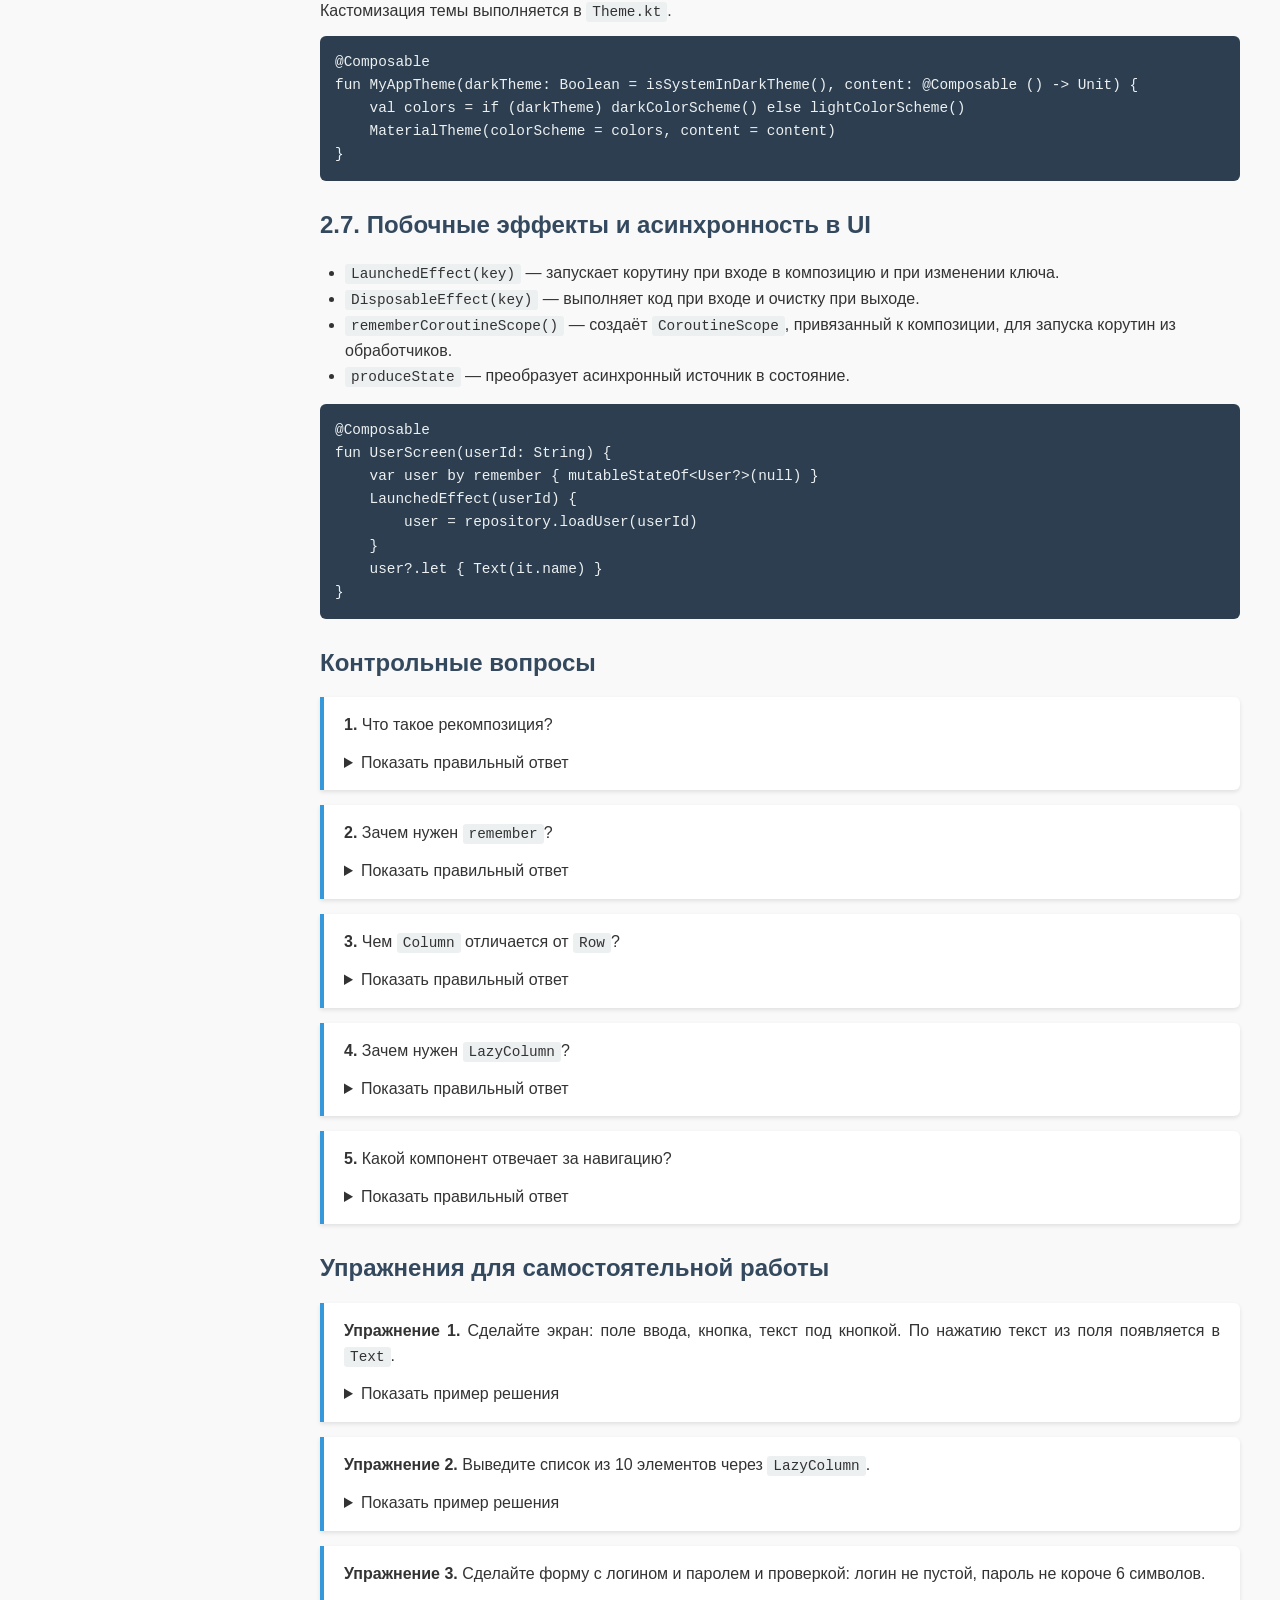
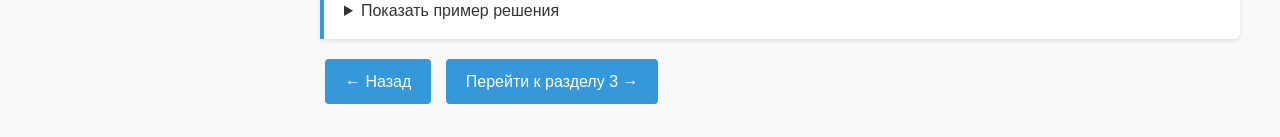
<file: pages/section2.html>
<!DOCTYPE html>
<html lang="ru">
<head>
    <meta charset="UTF-8">
    <meta name="viewport" content="width=device-width, initial-scale=1.0">
    <title>Раздел 2. Разработка пользовательского интерфейса (Jetpack Compose)</title>
    <link rel="stylesheet" href="../style.css">
</head>
<body>

    <aside class="sidebar">
        <h2>ЭУМК Kotlin</h2>
        <nav>
            <a href="../index.html">Главная</a>
            <a href="rup.html">Рабочая программа</a>
            <a href="section1.html">Раздел 1. Основы Kotlin</a>
            <a href="section2.html" class="active">Раздел 2. Jetpack Compose</a>
            <a href="section3.html">Раздел 3. Room, Retrofit</a>
            <a href="section4.html">Раздел 4. Тестирование</a>
            <a href="tests.html">Тестовые задания</a>
            <a href="practice.html">Практические задания</a>
            <a href="literature.html">Список источников</a>
            <a href="about.html">Об авторе</a>
        </nav>
    </aside>

    <main class="main-content">
        <h1>Раздел 2. Разработка пользовательского интерфейса (Jetpack Compose)</h1>

        <h2>2.1. От императивного UI к декларативному</h2>
        <p>Традиционный подход Android (Views/XML) — <strong>императивный</strong>: разработчик создаёт дерево View и вручную изменяет его свойства при изменении данных (<code>textView.text = ...</code>). Это приводит к рассинхронизации состояния и UI, а также к большому количеству шаблонного кода.</p>
        <p><strong>Jetpack Compose</strong> — декларативный UI-фреймворк, представленный Google в 2021 году. В Compose интерфейс описывается функциями, помеченными аннотацией <code>@Composable</code>, а UI автоматически перестраивается при изменении состояния. Формула декларативного подхода: <strong>UI = f(state)</strong>. Разработчик описывает, <em>как UI должен выглядеть при данном состоянии</em>, а фреймворк сам вычисляет минимальные изменения [3].</p>
        <p>Преимущества Compose:</p>
        <ul>
            <li>меньше кода и отсутствие XML-разметки;</li>
            <li>естественная реактивность: изменение состояния автоматически обновляет UI;</li>
            <li>компонентность и переиспользуемость;</li>
            <li>поддержка анимаций, тем, адаптивных layouts «из коробки»;</li>
            <li>единый язык (Kotlin) для логики и UI.</li>
        </ul>

        <h2>2.2. Composable-функции и рекомпозиция</h2>
        <p>Composable-функция — обычная функция с аннотацией <code>@Composable</code>. Она не возвращает View, а <strong>описывает</strong> элемент UI:</p>
        <pre><code>@Composable
fun Greeting(name: String) {
    Text(text = "Привет, $name!")
}</code></pre>
        <p><strong>Рекомпозиция</strong> — повторный вызов composable-функции при изменении читаемого ею состояния. Compose отслеживает, какие функции читают какие состояния, и перезапускает только те, чьи зависимости изменились (так называемая «умная рекомпозиция»). Это обеспечивает высокую производительность.</p>
        <p>Важное правило: composable-функции должны быть <strong>чистыми</strong> (без побочных эффектов). Для побочных эффектов (сетевые запросы, подписки) используются <code>LaunchedEffect</code>, <code>DisposableEffect</code>, <code>SideEffect</code>.</p>

        <h2>2.3. Состояние: remember и mutableStateOf</h2>
        <p>Состояние в Compose — это объект, изменение которого вызывает рекомпозицию. Базовый механизм:</p>
        <pre><code>@Composable
fun Counter() {
    var count by remember { mutableStateOf(0) }
    Column {
        Text("Счётчик: $count")
        Button(onClick = { count++ }) { Text("+1") }
    }
}</code></pre>
        <ul>
            <li><code>mutableStateOf(x)</code> создаёт наблюдаемое состояние.</li>
            <li><code>remember { ... }</code> сохраняет объект между рекомпозициями.</li>
            <li><code>by</code> — делегирование свойства (требует импорта <code>getValue</code>/<code>setValue</code>).</li>
        </ul>
        <p>Для состояния, которое должно переживать смену конфигурации (поворот экрана), используется <code>rememberSaveable</code>.</p>
        <p><strong>Подъём состояния (state hoisting)</strong> — рекомендуемый паттерн: состояние поднимается в родительский composable, а дочерние получают значение и колбэк изменения. Это делает компоненты переиспользуемыми и тестируемыми.</p>
        <pre><code>@Composable
fun Parent() {
    var text by remember { mutableStateOf("") }
    Child(value = text, onValueChange = { text = it })
}

@Composable
fun Child(value: String, onValueChange: (String) -&gt; Unit) {
    TextField(value = value, onValueChange = onValueChange)
}</code></pre>

        <h2>2.4. Базовые компоненты и компоновки</h2>
        <p>Основные UI-элементы: <code>Text</code>, <code>Button</code>, <code>TextField</code>, <code>Image</code>, <code>Icon</code>, <code>Checkbox</code>, <code>Switch</code>, <code>Slider</code>, <code>Card</code>.</p>
        <p>Компоновки (layout):</p>
        <ul>
            <li><code>Row</code> — горизонтальное расположение;</li>
            <li><code>Column</code> — вертикальное;</li>
            <li><code>Box</code> — наложение элементов друг на друга;</li>
            <li><code>LazyColumn</code> / <code>LazyRow</code> — ленивые списки (создают только видимые элементы, что критично для больших списков);</li>
            <li><code>ConstraintLayout</code> — сложные ограничения (аналог XML ConstraintLayout).</li>
        </ul>
        <pre><code>LazyColumn {
    items(users) { user -&gt;
        ListItem(
            headlineContent = { Text(user.name) },
            supportingContent = { Text(user.email) }
        )
    }
}</code></pre>
        <p>Модификаторы (<code>Modifier</code>) управляют размерами, отступами, фоном, кликабельностью:</p>
        <pre><code>Text(
    "Заголовок",
    modifier = Modifier
        .fillMaxWidth()
        .padding(16.dp)
        .background(Color.LightGray)
)</code></pre>

        <h2>2.5. Навигация</h2>
        <p>Навигация в Compose реализуется библиотекой <code>androidx.navigation:navigation-compose</code>. Экраны описываются маршрутами (строками), переходы — через <code>NavController</code>:</p>
        <pre><code>val navController = rememberNavController()
NavHost(navController, startDestination = "home") {
    composable("home") {
        Button(onClick = { navController.navigate("details/42") }) { Text("Открыть") }
    }
    composable("details/{id}") { backStackEntry -&gt;
        val id = backStackEntry.arguments?.getString("id")
        Text("Детали: $id")
    }
}</code></pre>
        <p><code>NavHost</code> содержит граф навигации; <code>composable(route)</code> регистрирует экран; <code>navController.navigate(route)</code> выполняет переход; <code>popBackStack()</code> — возврат назад. Аргументы передаются через шаблон маршрута и извлекаются из <code>NavBackStackEntry</code>.</p>

        <h2>2.6. Темизация и Material Design 3</h2>
        <p>Compose поддерживает Material Design 3 через <code>MaterialTheme</code>, включающий цветовую схему (<code>colorScheme</code>), типографику (<code>typography</code>) и формы (<code>shapes</code>). Тёмная/светлая тема определяется через <code>isSystemInDarkTheme()</code>. Кастомизация темы выполняется в <code>Theme.kt</code>.</p>
        <pre><code>@Composable
fun MyAppTheme(darkTheme: Boolean = isSystemInDarkTheme(), content: @Composable () -&gt; Unit) {
    val colors = if (darkTheme) darkColorScheme() else lightColorScheme()
    MaterialTheme(colorScheme = colors, content = content)
}</code></pre>

        <h2>2.7. Побочные эффекты и асинхронность в UI</h2>
        <ul>
            <li><code>LaunchedEffect(key)</code> — запускает корутину при входе в композицию и при изменении ключа.</li>
            <li><code>DisposableEffect(key)</code> — выполняет код при входе и очистку при выходе.</li>
            <li><code>rememberCoroutineScope()</code> — создаёт <code>CoroutineScope</code>, привязанный к композиции, для запуска корутин из обработчиков.</li>
            <li><code>produceState</code> — преобразует асинхронный источник в состояние.</li>
        </ul>
        <pre><code>@Composable
fun UserScreen(userId: String) {
    var user by remember { mutableStateOf&lt;User?&gt;(null) }
    LaunchedEffect(userId) {
        user = repository.loadUser(userId)
    }
    user?.let { Text(it.name) }
}</code></pre>

        <h2>Контрольные вопросы</h2>
        <div class="question">
            <p><strong>1.</strong> Что такое рекомпозиция?</p>
            <details>
                <summary>Показать правильный ответ</summary>
                <div class="answer"><strong>Ответ:</strong> Повторный вызов composable-функции при изменении читаемого ею состояния.</div>
            </details>
        </div>
        <div class="question">
            <p><strong>2.</strong> Зачем нужен <code>remember</code>?</p>
            <details>
                <summary>Показать правильный ответ</summary>
                <div class="answer"><strong>Ответ:</strong> Сохраняет значение между рекомпозициями, чтобы состояние не сбрасывалось.</div>
            </details>
        </div>
        <div class="question">
            <p><strong>3.</strong> Чем <code>Column</code> отличается от <code>Row</code>?</p>
            <details>
                <summary>Показать правильный ответ</summary>
                <div class="answer"><strong>Ответ:</strong> <code>Column</code> располагает элементы вертикально, <code>Row</code> — горизонтально.</div>
            </details>
        </div>
        <div class="question">
            <p><strong>4.</strong> Зачем нужен <code>LazyColumn</code>?</p>
            <details>
                <summary>Показать правильный ответ</summary>
                <div class="answer"><strong>Ответ:</strong> Создаёт только видимые элементы списка — экономит память на больших списках.</div>
            </details>
        </div>
        <div class="question">
            <p><strong>5.</strong> Какой компонент отвечает за навигацию?</p>
            <details>
                <summary>Показать правильный ответ</summary>
                <div class="answer"><strong>Ответ:</strong> <code>NavHost</code> и <code>NavController</code> из библиотеки navigation-compose.</div>
            </details>
        </div>

        <h2>Упражнения для самостоятельной работы</h2>
        <div class="exercise">
            <p><strong>Упражнение 1.</strong> Сделайте экран: поле ввода, кнопка, текст под кнопкой. По нажатию текст из поля появляется в <code>Text</code>.</p>
            <details>
                <summary>Показать пример решения</summary>
                <pre><code>@Composable
fun SimpleInputScreen() {
    var input by remember { mutableStateOf("") }
    var shown by remember { mutableStateOf("") }
    Column(Modifier.padding(16.dp), verticalArrangement = Arrangement.spacedBy(8.dp)) {
        TextField(value = input, onValueChange = { input = it }, label = { Text("Введите текст") })
        Button(onClick = { shown = input }) { Text("Показать") }
        Text(shown, style = MaterialTheme.typography.headlineMedium)
    }
}</code></pre>
            </details>
        </div>
        <div class="exercise">
            <p><strong>Упражнение 2.</strong> Выведите список из 10 элементов через <code>LazyColumn</code>.</p>
            <details>
                <summary>Показать пример решения</summary>
                <pre><code>@Composable
fun TenItemsList() {
    val items = (1..10).map { "Элемент №$it" }
    LazyColumn {
        itemsIndexed(items) { index, title -&gt;
            ListItem(
                headlineContent = { Text(title) },
                leadingContent = { Text("${index + 1}") }
            )
            HorizontalDivider()
        }
    }
}</code></pre>
            </details>
        </div>
        <div class="exercise">
            <p><strong>Упражнение 3.</strong> Сделайте форму с логином и паролем и проверкой: логин не пустой, пароль не короче 6 символов.</p>
            <details>
                <summary>Показать пример решения</summary>
                <pre><code>@Composable
fun RegistrationForm() {
    var login by remember { mutableStateOf("") }
    var password by remember { mutableStateOf("") }
    var error by remember { mutableStateOf&lt;String?&gt;(null) }

    Column(Modifier.padding(16.dp), verticalArrangement = Arrangement.spacedBy(8.dp)) {
        TextField(login, { login = it }, label = { Text("Логин") })
        TextField(password, { password = it }, label = { Text("Пароль") },
            visualTransformation = PasswordVisualTransformation())
        error?.let { Text(it, color = Color.Red) }
        Button(onClick = {
            error = when {
                login.isBlank() -&gt; "Логин не может быть пустым"
                password.length &lt; 6 -&gt; "Пароль должен быть не короче 6 символов"
                else -&gt; null
            }
        }) { Text("Зарегистрироваться") }
    }
}</code></pre>
            </details>
        </div>

        <p><a href="section1.html" class="btn">← Назад</a> <a href="section3.html" class="btn">Перейти к разделу 3 →</a></p>
    </main>

</body>
</html>
</file>
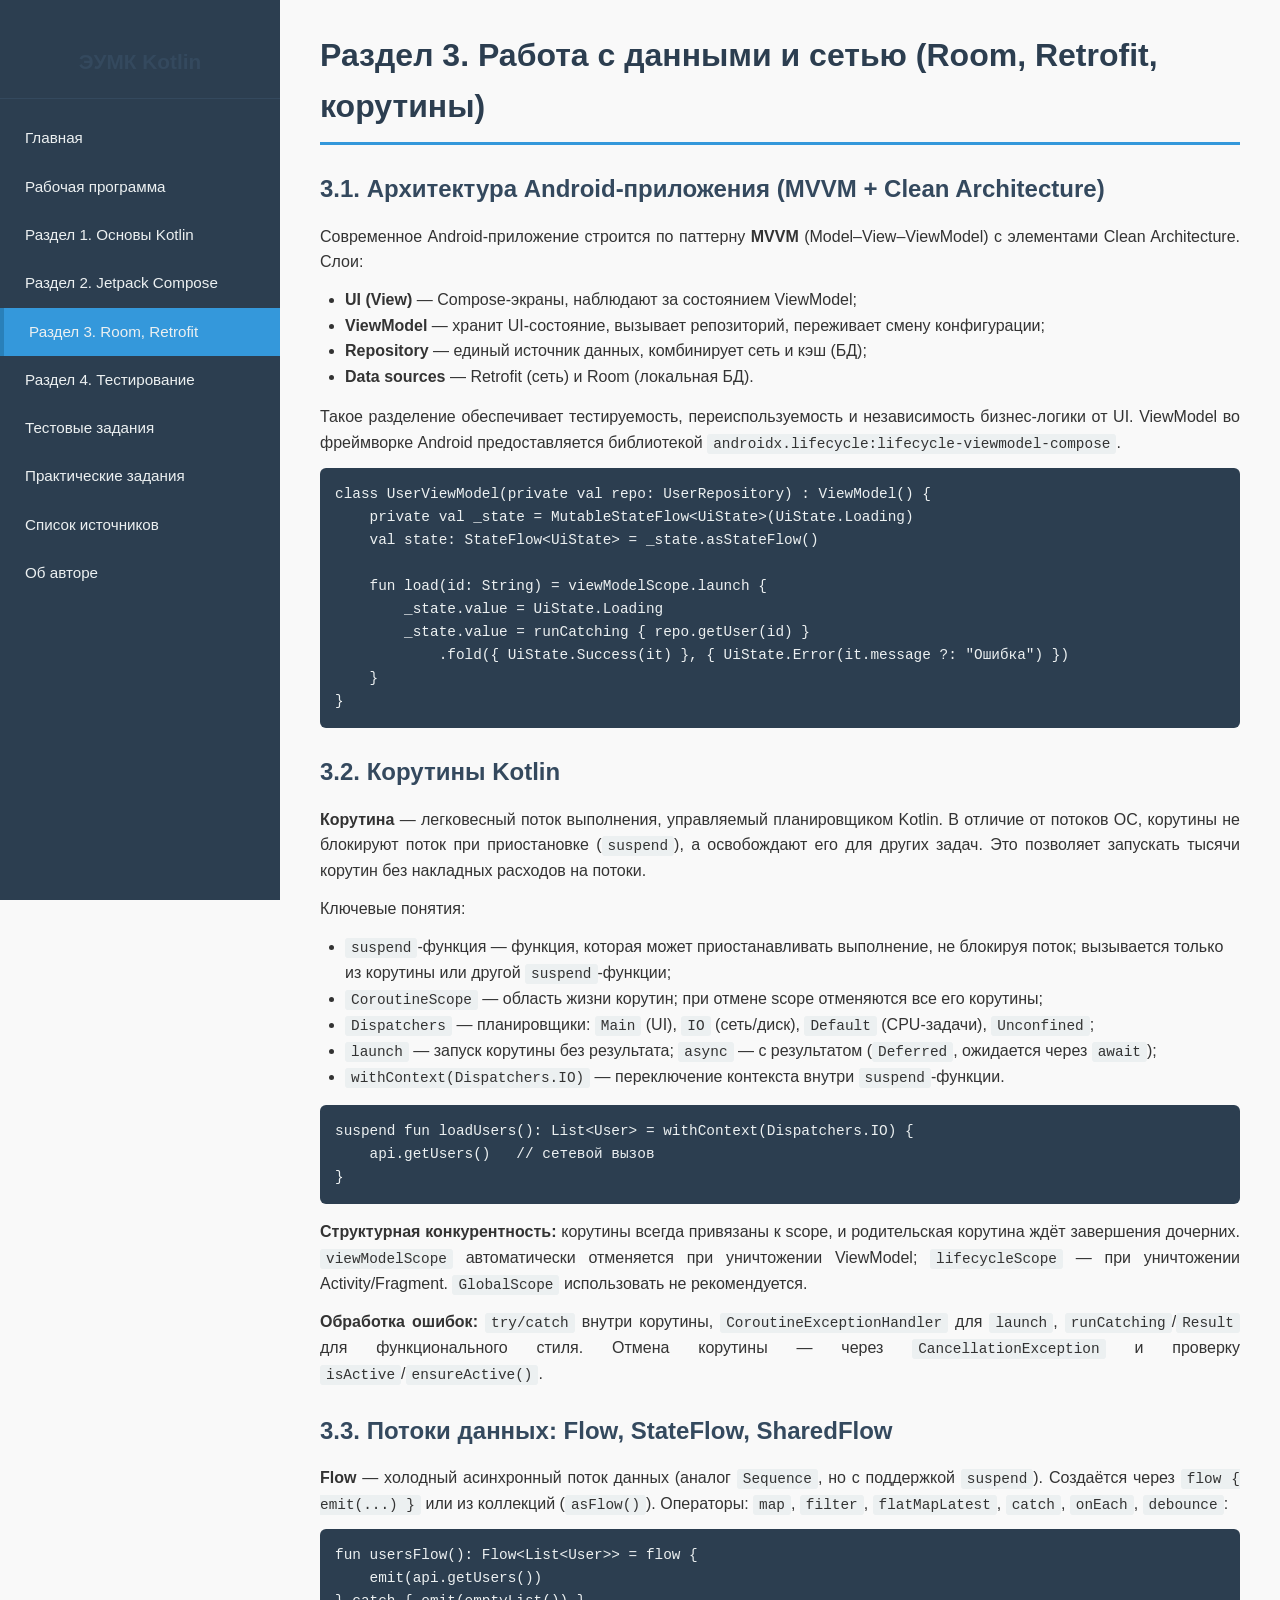
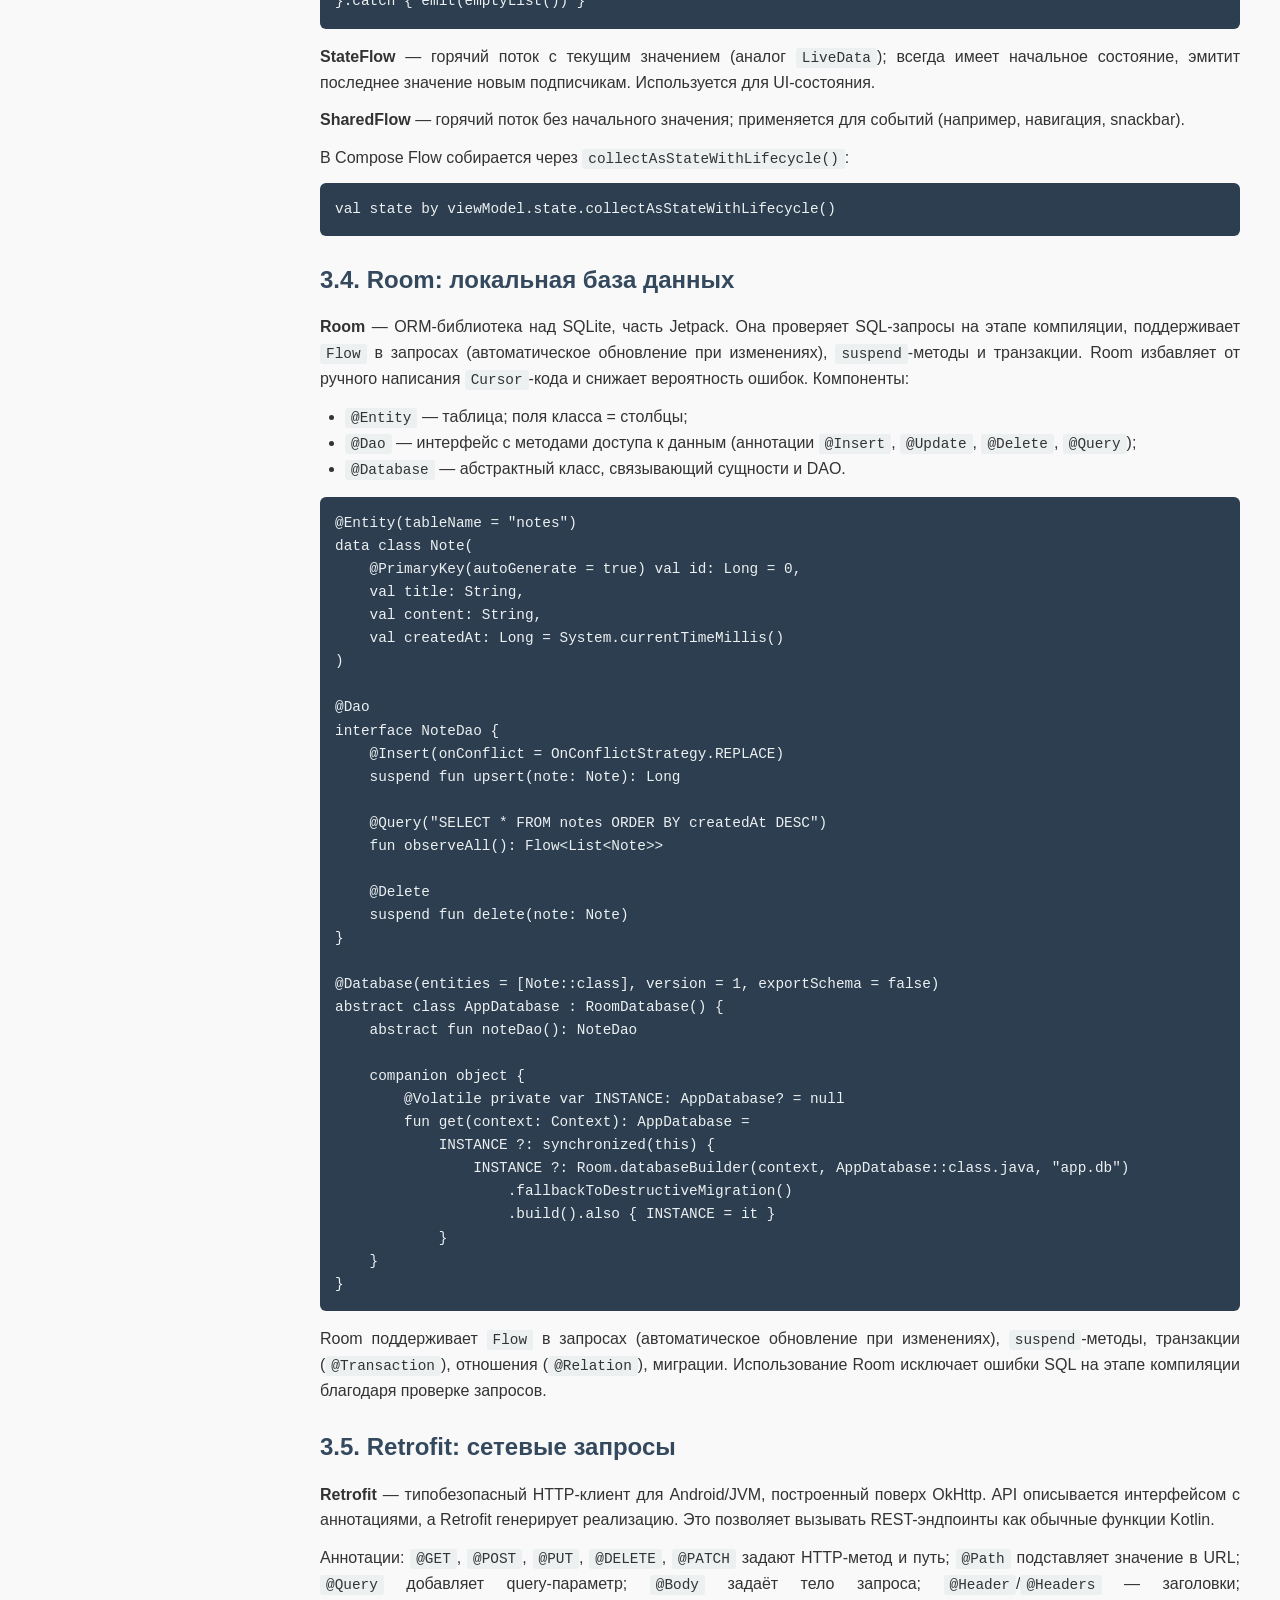
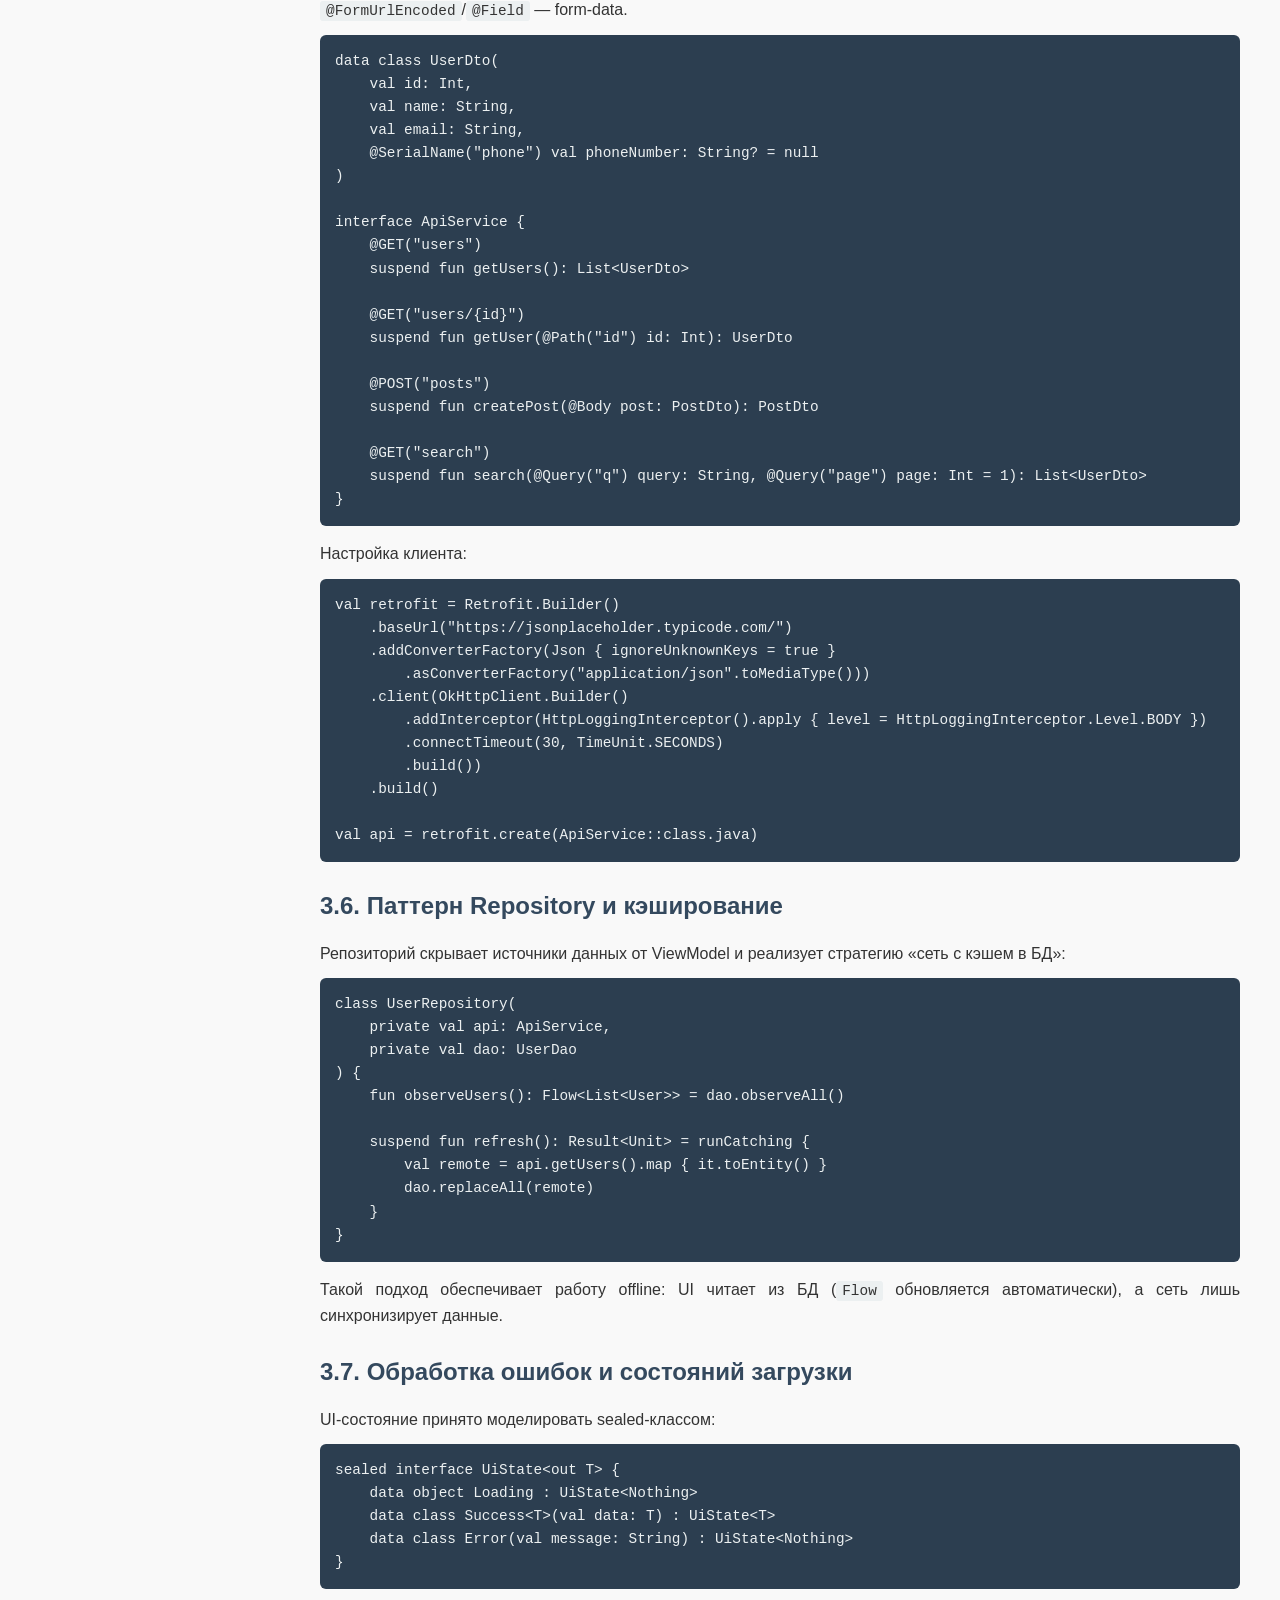
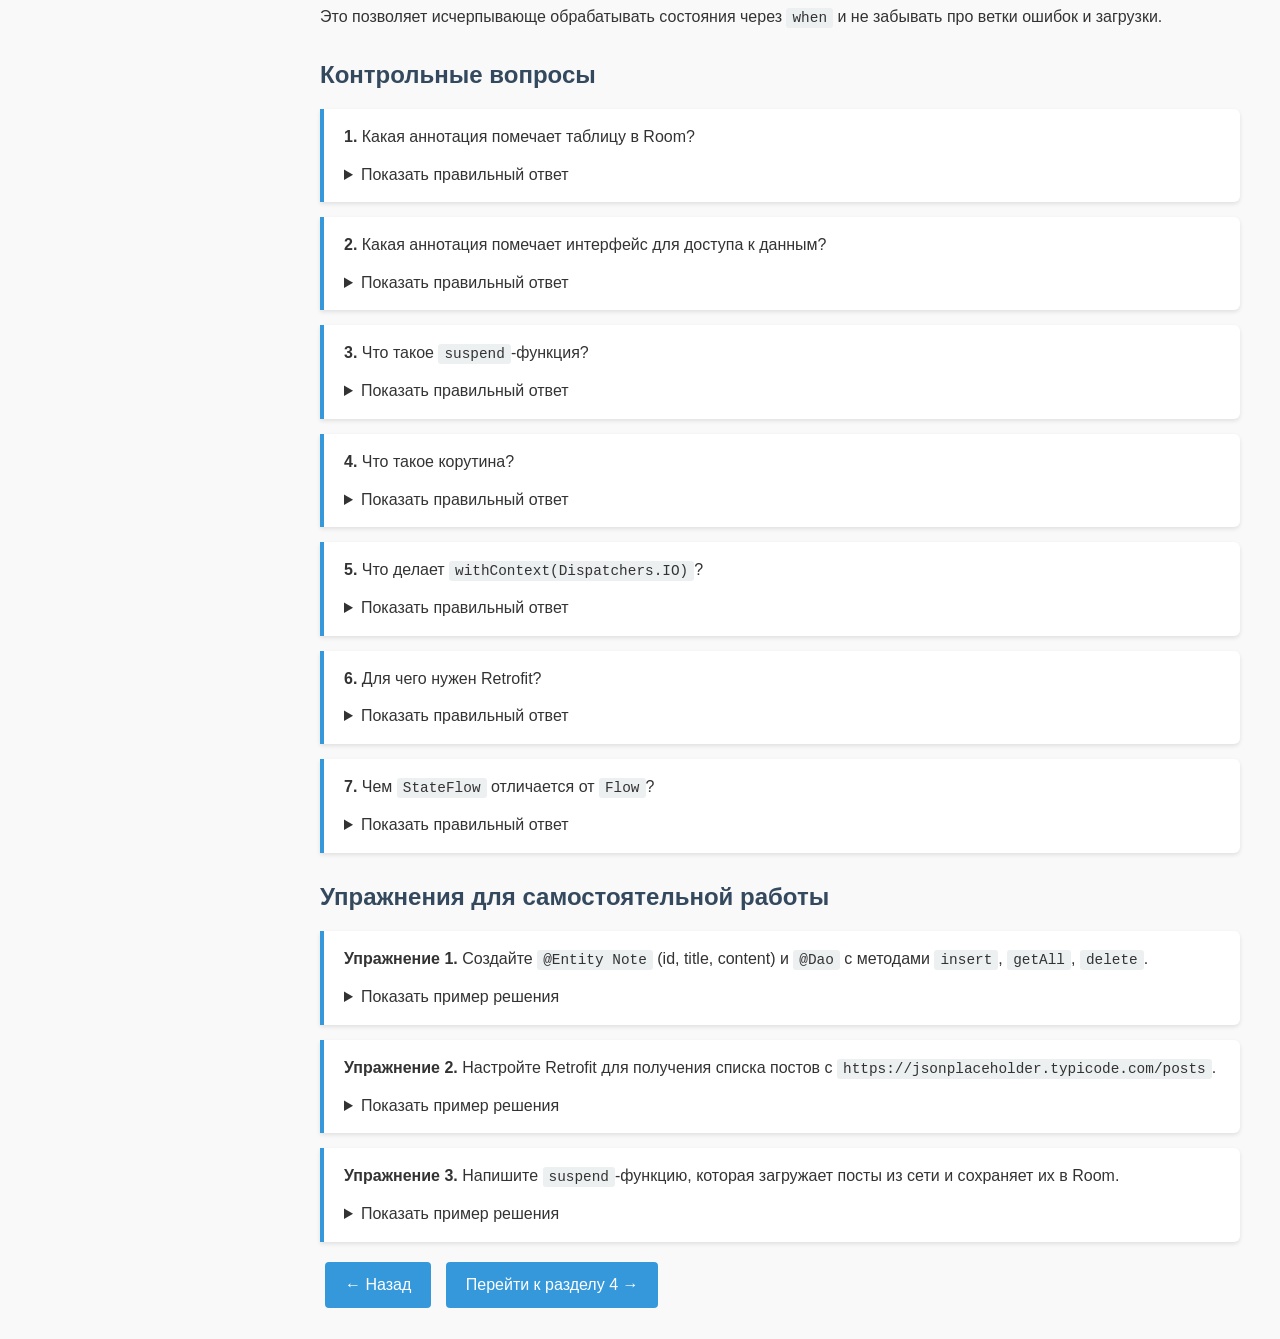
<file: pages/section3.html>
<!DOCTYPE html>
<html lang="ru">
<head>
    <meta charset="UTF-8">
    <meta name="viewport" content="width=device-width, initial-scale=1.0">
    <title>Раздел 3. Работа с данными и сетью (Room, Retrofit, корутины)</title>
    <link rel="stylesheet" href="../style.css">
</head>
<body>

    <aside class="sidebar">
        <h2>ЭУМК Kotlin</h2>
        <nav>
            <a href="../index.html">Главная</a>
            <a href="rup.html">Рабочая программа</a>
            <a href="section1.html">Раздел 1. Основы Kotlin</a>
            <a href="section2.html">Раздел 2. Jetpack Compose</a>
            <a href="section3.html" class="active">Раздел 3. Room, Retrofit</a>
            <a href="section4.html">Раздел 4. Тестирование</a>
            <a href="tests.html">Тестовые задания</a>
            <a href="practice.html">Практические задания</a>
            <a href="literature.html">Список источников</a>
            <a href="about.html">Об авторе</a>
        </nav>
    </aside>

    <main class="main-content">
        <h1>Раздел 3. Работа с данными и сетью (Room, Retrofit, корутины)</h1>

        <h2>3.1. Архитектура Android-приложения (MVVM + Clean Architecture)</h2>
        <p>Современное Android-приложение строится по паттерну <strong>MVVM</strong> (Model–View–ViewModel) с элементами Clean Architecture. Слои:</p>
        <ul>
            <li><strong>UI (View)</strong> — Compose-экраны, наблюдают за состоянием ViewModel;</li>
            <li><strong>ViewModel</strong> — хранит UI-состояние, вызывает репозиторий, переживает смену конфигурации;</li>
            <li><strong>Repository</strong> — единый источник данных, комбинирует сеть и кэш (БД);</li>
            <li><strong>Data sources</strong> — Retrofit (сеть) и Room (локальная БД).</li>
        </ul>
        <p>Такое разделение обеспечивает тестируемость, переиспользуемость и независимость бизнес-логики от UI. ViewModel во фреймворке Android предоставляется библиотекой <code>androidx.lifecycle:lifecycle-viewmodel-compose</code>.</p>
        <pre><code>class UserViewModel(private val repo: UserRepository) : ViewModel() {
    private val _state = MutableStateFlow&lt;UiState&gt;(UiState.Loading)
    val state: StateFlow&lt;UiState&gt; = _state.asStateFlow()

    fun load(id: String) = viewModelScope.launch {
        _state.value = UiState.Loading
        _state.value = runCatching { repo.getUser(id) }
            .fold({ UiState.Success(it) }, { UiState.Error(it.message ?: "Ошибка") })
    }
}</code></pre>

        <h2>3.2. Корутины Kotlin</h2>
        <p><strong>Корутина</strong> — легковесный поток выполнения, управляемый планировщиком Kotlin. В отличие от потоков ОС, корутины не блокируют поток при приостановке (<code>suspend</code>), а освобождают его для других задач. Это позволяет запускать тысячи корутин без накладных расходов на потоки.</p>
        <p>Ключевые понятия:</p>
        <ul>
            <li><code>suspend</code>-функция — функция, которая может приостанавливать выполнение, не блокируя поток; вызывается только из корутины или другой <code>suspend</code>-функции;</li>
            <li><code>CoroutineScope</code> — область жизни корутин; при отмене scope отменяются все его корутины;</li>
            <li><code>Dispatchers</code> — планировщики: <code>Main</code> (UI), <code>IO</code> (сеть/диск), <code>Default</code> (CPU-задачи), <code>Unconfined</code>;</li>
            <li><code>launch</code> — запуск корутины без результата; <code>async</code> — с результатом (<code>Deferred</code>, ожидается через <code>await</code>);</li>
            <li><code>withContext(Dispatchers.IO)</code> — переключение контекста внутри <code>suspend</code>-функции.</li>
        </ul>
        <pre><code>suspend fun loadUsers(): List&lt;User&gt; = withContext(Dispatchers.IO) {
    api.getUsers()   // сетевой вызов
}</code></pre>
        <p><strong>Структурная конкурентность:</strong> корутины всегда привязаны к scope, и родительская корутина ждёт завершения дочерних. <code>viewModelScope</code> автоматически отменяется при уничтожении ViewModel; <code>lifecycleScope</code> — при уничтожении Activity/Fragment. <code>GlobalScope</code> использовать не рекомендуется.</p>
        <p><strong>Обработка ошибок:</strong> <code>try/catch</code> внутри корутины, <code>CoroutineExceptionHandler</code> для <code>launch</code>, <code>runCatching</code>/<code>Result</code> для функционального стиля. Отмена корутины — через <code>CancellationException</code> и проверку <code>isActive</code>/<code>ensureActive()</code>.</p>

        <h2>3.3. Потоки данных: Flow, StateFlow, SharedFlow</h2>
        <p><strong>Flow</strong> — холодный асинхронный поток данных (аналог <code>Sequence</code>, но с поддержкой <code>suspend</code>). Создаётся через <code>flow { emit(...) }</code> или из коллекций (<code>asFlow()</code>). Операторы: <code>map</code>, <code>filter</code>, <code>flatMapLatest</code>, <code>catch</code>, <code>onEach</code>, <code>debounce</code>:</p>
        <pre><code>fun usersFlow(): Flow&lt;List&lt;User&gt;&gt; = flow {
    emit(api.getUsers())
}.catch { emit(emptyList()) }</code></pre>
        <p><strong>StateFlow</strong> — горячий поток с текущим значением (аналог <code>LiveData</code>); всегда имеет начальное состояние, эмитит последнее значение новым подписчикам. Используется для UI-состояния.</p>
        <p><strong>SharedFlow</strong> — горячий поток без начального значения; применяется для событий (например, навигация, snackbar).</p>
        <p>В Compose Flow собирается через <code>collectAsStateWithLifecycle()</code>:</p>
        <pre><code>val state by viewModel.state.collectAsStateWithLifecycle()</code></pre>

        <h2>3.4. Room: локальная база данных</h2>
        <p><strong>Room</strong> — ORM-библиотека над SQLite, часть Jetpack. Она проверяет SQL-запросы на этапе компиляции, поддерживает <code>Flow</code> в запросах (автоматическое обновление при изменениях), <code>suspend</code>-методы и транзакции. Room избавляет от ручного написания <code>Cursor</code>-кода и снижает вероятность ошибок. Компоненты:</p>
        <ul>
            <li><code>@Entity</code> — таблица; поля класса = столбцы;</li>
            <li><code>@Dao</code> — интерфейс с методами доступа к данным (аннотации <code>@Insert</code>, <code>@Update</code>, <code>@Delete</code>, <code>@Query</code>);</li>
            <li><code>@Database</code> — абстрактный класс, связывающий сущности и DAO.</li>
        </ul>
        <pre><code>@Entity(tableName = "notes")
data class Note(
    @PrimaryKey(autoGenerate = true) val id: Long = 0,
    val title: String,
    val content: String,
    val createdAt: Long = System.currentTimeMillis()
)

@Dao
interface NoteDao {
    @Insert(onConflict = OnConflictStrategy.REPLACE)
    suspend fun upsert(note: Note): Long

    @Query("SELECT * FROM notes ORDER BY createdAt DESC")
    fun observeAll(): Flow&lt;List&lt;Note&gt;&gt;

    @Delete
    suspend fun delete(note: Note)
}

@Database(entities = [Note::class], version = 1, exportSchema = false)
abstract class AppDatabase : RoomDatabase() {
    abstract fun noteDao(): NoteDao

    companion object {
        @Volatile private var INSTANCE: AppDatabase? = null
        fun get(context: Context): AppDatabase =
            INSTANCE ?: synchronized(this) {
                INSTANCE ?: Room.databaseBuilder(context, AppDatabase::class.java, "app.db")
                    .fallbackToDestructiveMigration()
                    .build().also { INSTANCE = it }
            }
    }
}</code></pre>
        <p>Room поддерживает <code>Flow</code> в запросах (автоматическое обновление при изменениях), <code>suspend</code>-методы, транзакции (<code>@Transaction</code>), отношения (<code>@Relation</code>), миграции. Использование Room исключает ошибки SQL на этапе компиляции благодаря проверке запросов.</p>

        <h2>3.5. Retrofit: сетевые запросы</h2>
        <p><strong>Retrofit</strong> — типобезопасный HTTP-клиент для Android/JVM, построенный поверх OkHttp. API описывается интерфейсом с аннотациями, а Retrofit генерирует реализацию. Это позволяет вызывать REST-эндпоинты как обычные функции Kotlin.</p>
        <p>Аннотации: <code>@GET</code>, <code>@POST</code>, <code>@PUT</code>, <code>@DELETE</code>, <code>@PATCH</code> задают HTTP-метод и путь; <code>@Path</code> подставляет значение в URL; <code>@Query</code> добавляет query-параметр; <code>@Body</code> задаёт тело запроса; <code>@Header</code>/<code>@Headers</code> — заголовки; <code>@FormUrlEncoded</code>/<code>@Field</code> — form-data.</p>
        <pre><code>data class UserDto(
    val id: Int,
    val name: String,
    val email: String,
    @SerialName("phone") val phoneNumber: String? = null
)

interface ApiService {
    @GET("users")
    suspend fun getUsers(): List&lt;UserDto&gt;

    @GET("users/{id}")
    suspend fun getUser(@Path("id") id: Int): UserDto

    @POST("posts")
    suspend fun createPost(@Body post: PostDto): PostDto

    @GET("search")
    suspend fun search(@Query("q") query: String, @Query("page") page: Int = 1): List&lt;UserDto&gt;
}</code></pre>
        <p>Настройка клиента:</p>
        <pre><code>val retrofit = Retrofit.Builder()
    .baseUrl("https://jsonplaceholder.typicode.com/")
    .addConverterFactory(Json { ignoreUnknownKeys = true }
        .asConverterFactory("application/json".toMediaType()))
    .client(OkHttpClient.Builder()
        .addInterceptor(HttpLoggingInterceptor().apply { level = HttpLoggingInterceptor.Level.BODY })
        .connectTimeout(30, TimeUnit.SECONDS)
        .build())
    .build()

val api = retrofit.create(ApiService::class.java)</code></pre>

        <h2>3.6. Паттерн Repository и кэширование</h2>
        <p>Репозиторий скрывает источники данных от ViewModel и реализует стратегию «сеть с кэшем в БД»:</p>
        <pre><code>class UserRepository(
    private val api: ApiService,
    private val dao: UserDao
) {
    fun observeUsers(): Flow&lt;List&lt;User&gt;&gt; = dao.observeAll()

    suspend fun refresh(): Result&lt;Unit&gt; = runCatching {
        val remote = api.getUsers().map { it.toEntity() }
        dao.replaceAll(remote)
    }
}</code></pre>
        <p>Такой подход обеспечивает работу offline: UI читает из БД (<code>Flow</code> обновляется автоматически), а сеть лишь синхронизирует данные.</p>

        <h2>3.7. Обработка ошибок и состояний загрузки</h2>
        <p>UI-состояние принято моделировать sealed-классом:</p>
        <pre><code>sealed interface UiState&lt;out T&gt; {
    data object Loading : UiState&lt;Nothing&gt;
    data class Success&lt;T&gt;(val data: T) : UiState&lt;T&gt;
    data class Error(val message: String) : UiState&lt;Nothing&gt;
}</code></pre>
        <p>Это позволяет исчерпывающе обрабатывать состояния через <code>when</code> и не забывать про ветки ошибок и загрузки.</p>

                <h2>Контрольные вопросы</h2>
        <div class="question">
            <p><strong>1.</strong> Какая аннотация помечает таблицу в Room?</p>
            <details>
                <summary>Показать правильный ответ</summary>
                <div class="answer"><strong>Ответ:</strong> <code>@Entity</code>.</div>
            </details>
        </div>
        <div class="question">
            <p><strong>2.</strong> Какая аннотация помечает интерфейс для доступа к данным?</p>
            <details>
                <summary>Показать правильный ответ</summary>
                <div class="answer"><strong>Ответ:</strong> <code>@Dao</code>.</div>
            </details>
        </div>
        <div class="question">
            <p><strong>3.</strong> Что такое <code>suspend</code>-функция?</p>
            <details>
                <summary>Показать правильный ответ</summary>
                <div class="answer"><strong>Ответ:</strong> Функция, которая может приостанавливаться, не блокируя поток; вызывается из корутины.</div>
            </details>
        </div>
        <div class="question">
            <p><strong>4.</strong> Что такое корутина?</p>
            <details>
                <summary>Показать правильный ответ</summary>
                <div class="answer"><strong>Ответ:</strong> Легковесный поток выполнения, управляемый Kotlin.</div>
            </details>
        </div>
        <div class="question">
            <p><strong>5.</strong> Что делает <code>withContext(Dispatchers.IO)</code>?</p>
            <details>
                <summary>Показать правильный ответ</summary>
                <div class="answer"><strong>Ответ:</strong> Переключает выполнение на пул для операций ввода-вывода (сеть, диск).</div>
            </details>
        </div>
        <div class="question">
            <p><strong>6.</strong> Для чего нужен Retrofit?</p>
            <details>
                <summary>Показать правильный ответ</summary>
                <div class="answer"><strong>Ответ:</strong> Для выполнения HTTP-запросов к REST API.</div>
            </details>
        </div>
        <div class="question">
            <p><strong>7.</strong> Чем <code>StateFlow</code> отличается от <code>Flow</code>?</p>
            <details>
                <summary>Показать правильный ответ</summary>
                <div class="answer"><strong>Ответ:</strong> <code>StateFlow</code> — горячий поток с текущим значением, <code>Flow</code> — холодный, начинает работать при подписке.</div>
            </details>
        </div>

        <h2>Упражнения для самостоятельной работы</h2>
        <div class="exercise">
            <p><strong>Упражнение 1.</strong> Создайте <code>@Entity Note</code> (id, title, content) и <code>@Dao</code> с методами <code>insert</code>, <code>getAll</code>, <code>delete</code>.</p>
            <details>
                <summary>Показать пример решения</summary>
                <pre><code>@Entity(tableName = "notes")
data class Note(
    @PrimaryKey(autoGenerate = true) val id: Long = 0,
    val title: String,
    val content: String
)

@Dao
interface NoteDao {
    @Insert
    suspend fun insert(note: Note): Long

    @Query("SELECT * FROM notes ORDER BY id DESC")
    fun getAll(): Flow&lt;List&lt;Note&gt;&gt;

    @Delete
    suspend fun delete(note: Note)
}</code></pre>
            </details>
        </div>
        <div class="exercise">
            <p><strong>Упражнение 2.</strong> Настройте Retrofit для получения списка постов с <code>https://jsonplaceholder.typicode.com/posts</code>.</p>
            <details>
                <summary>Показать пример решения</summary>
                <pre><code>data class PostDto(
    val id: Int,
    val userId: Int,
    val title: String,
    val body: String
)

interface PostsApi {
    @GET("posts")
    suspend fun getPosts(): List&lt;PostDto&gt;
}

val retrofit = Retrofit.Builder()
    .baseUrl("https://jsonplaceholder.typicode.com/")
    .addConverterFactory(Json { ignoreUnknownKeys = true }
        .asConverterFactory("application/json".toMediaType()))
    .build()

val postsApi = retrofit.create(PostsApi::class.java)</code></pre>
            </details>
        </div>
        <div class="exercise">
            <p><strong>Упражнение 3.</strong> Напишите <code>suspend</code>-функцию, которая загружает посты из сети и сохраняет их в Room.</p>
            <details>
                <summary>Показать пример решения</summary>
                <pre><code>class PostRepository(
    private val api: PostsApi,
    private val dao: PostDao
) {
    suspend fun sync(): Result&lt;Unit&gt; = withContext(Dispatchers.IO) {
        runCatching {
            val remote = api.getPosts().map { it.toEntity() }
            dao.replaceAll(remote)
        }
    }
}</code></pre>
            </details>
        </div>

        <p><a href="section2.html" class="btn">← Назад</a> <a href="section4.html" class="btn">Перейти к разделу 4 →</a></p>
    </main>

</body>
</html>
</file>
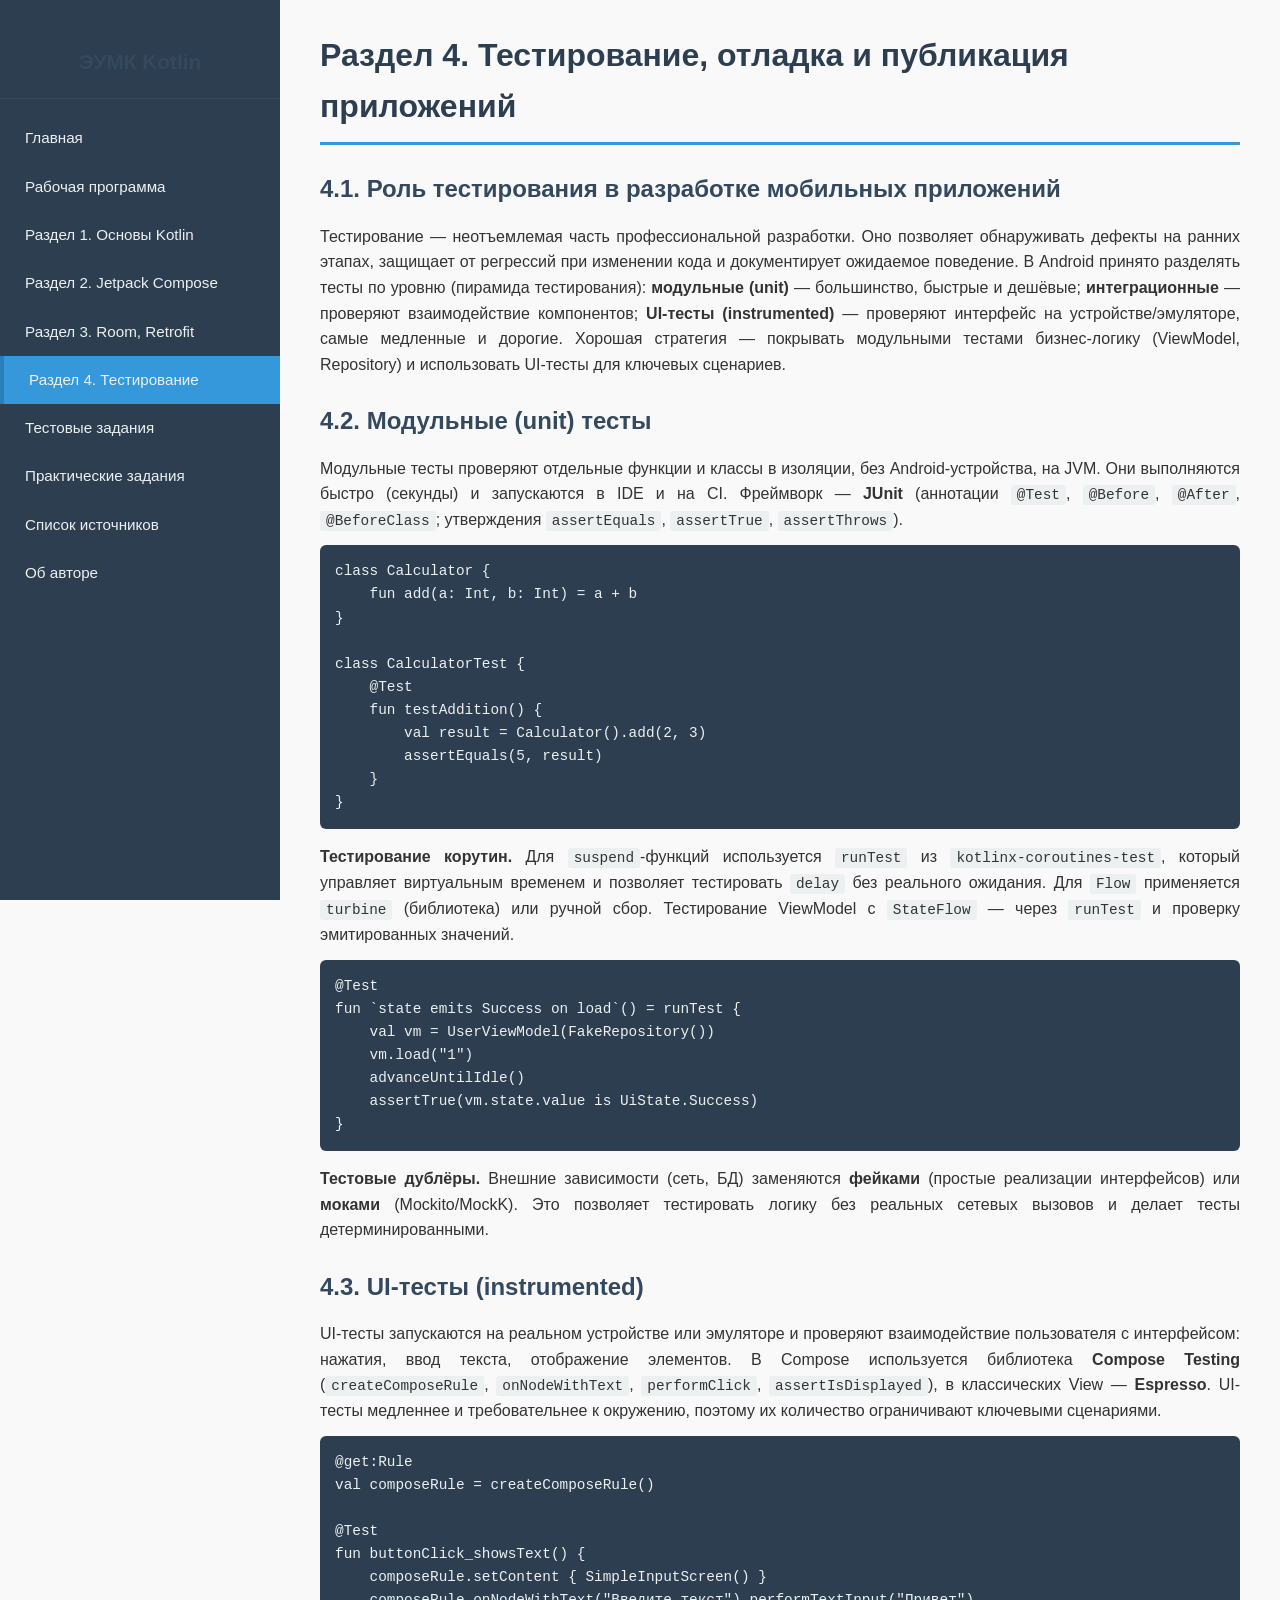
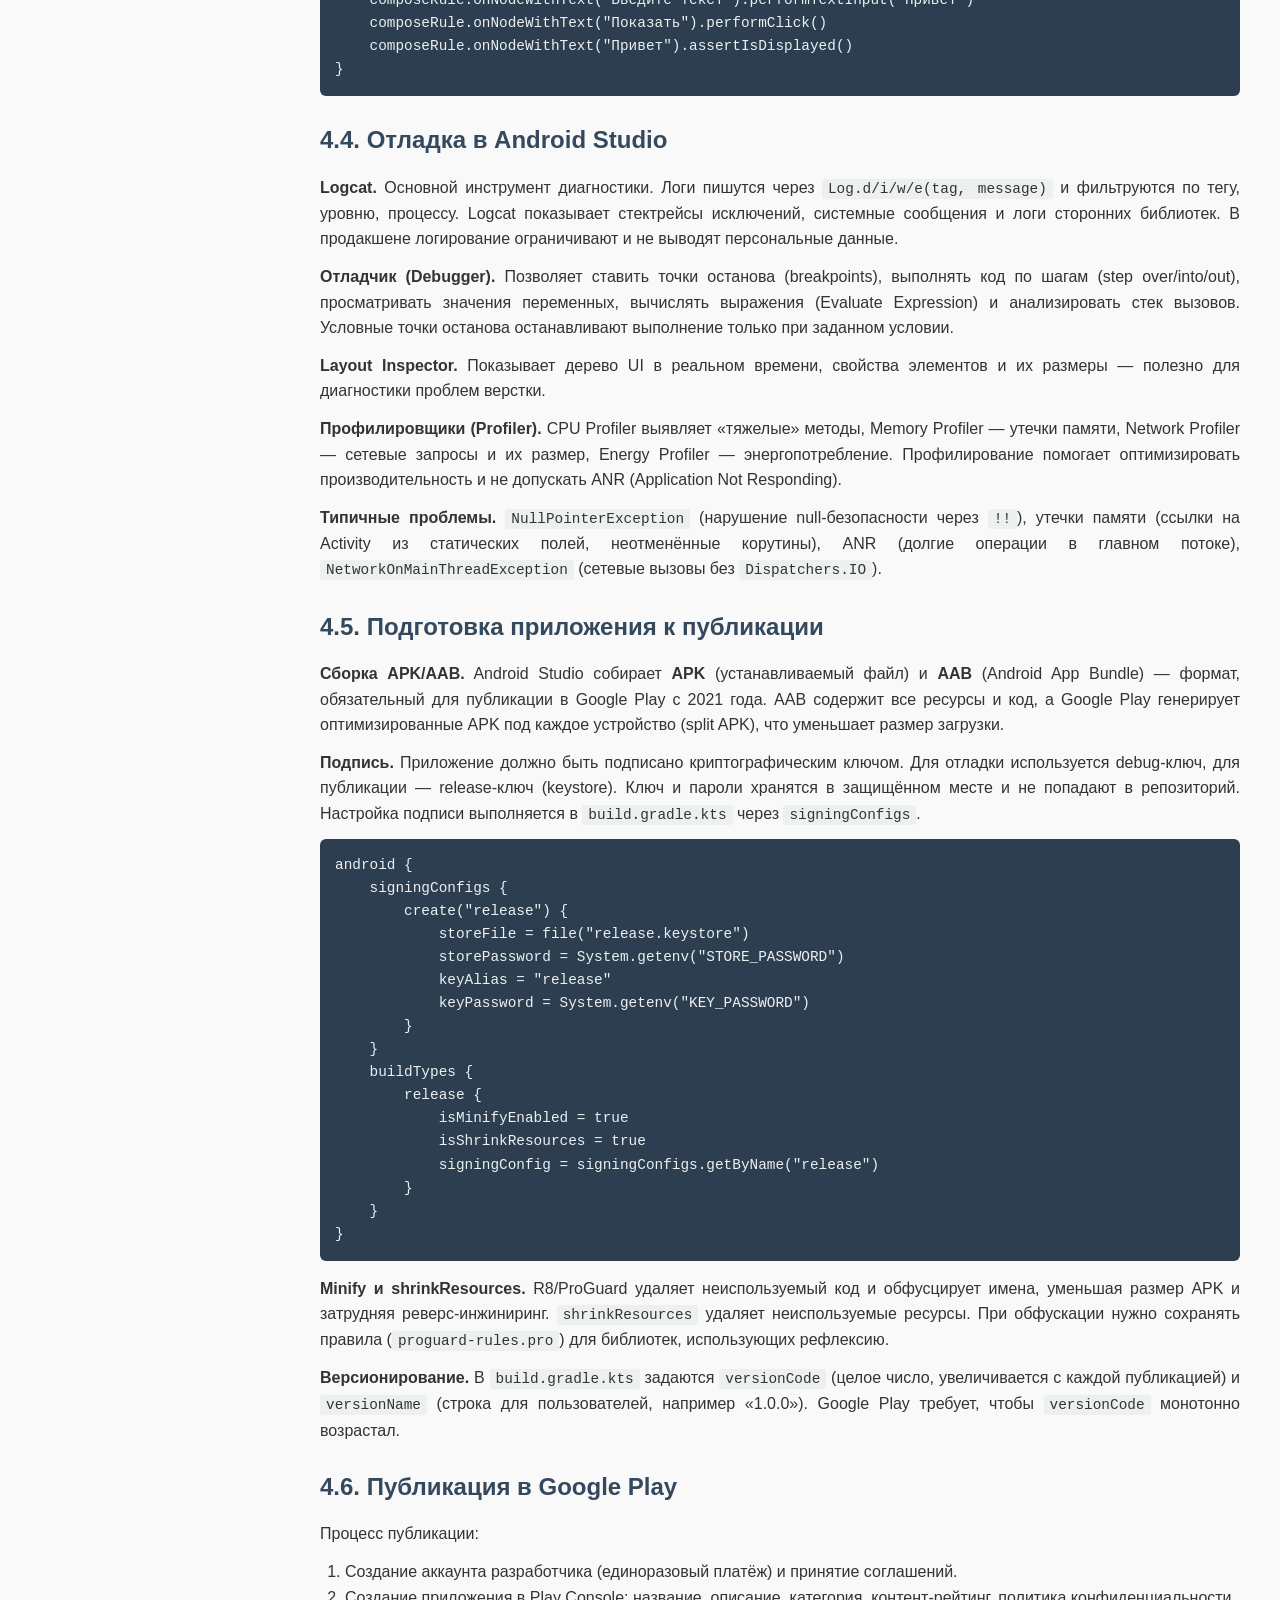
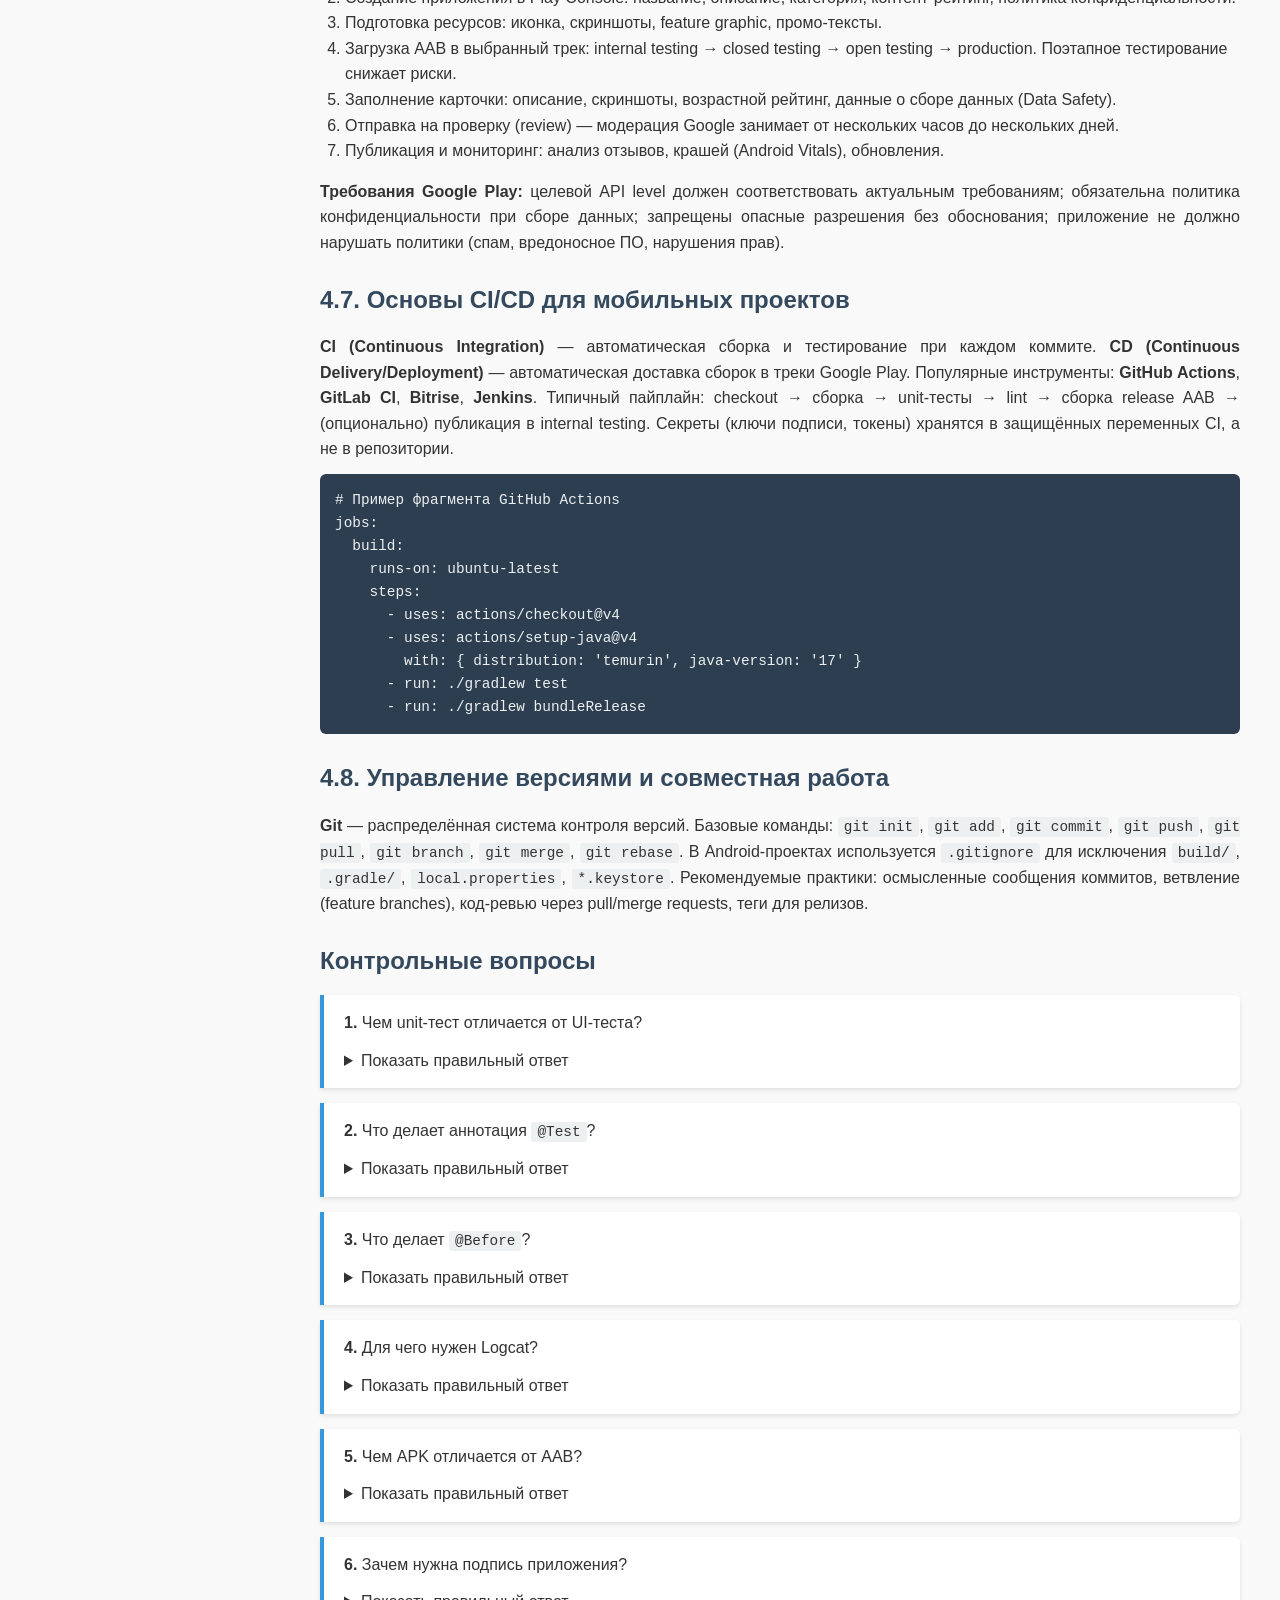
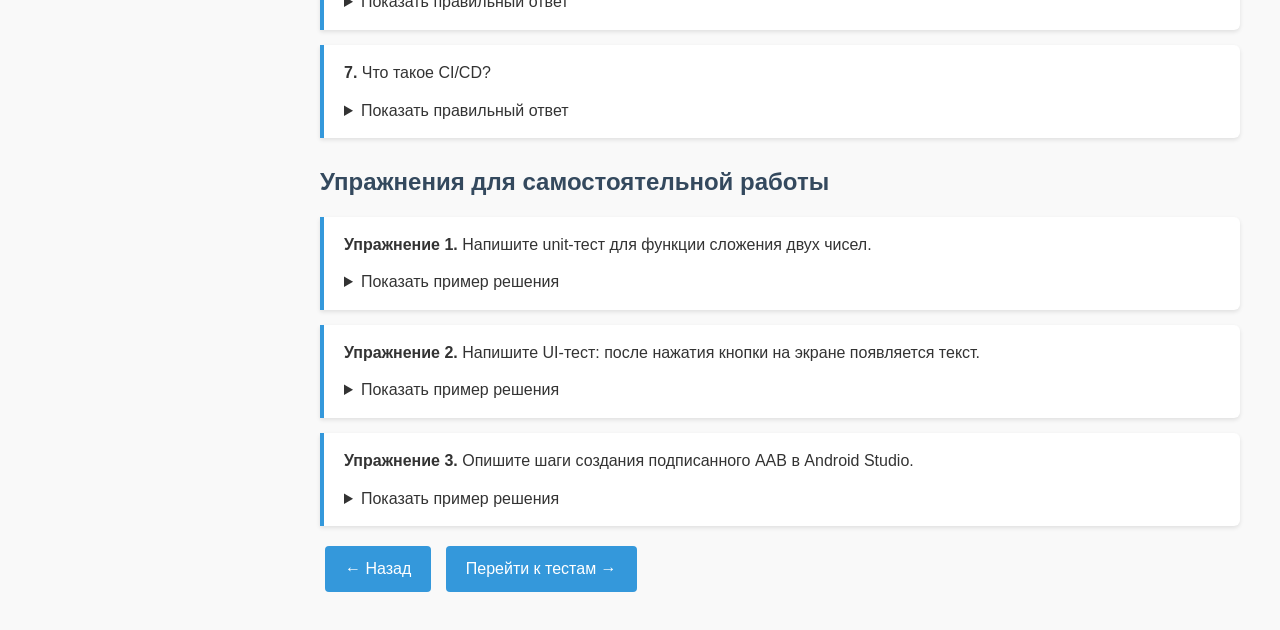
<file: pages/section4.html>
<!DOCTYPE html>
<html lang="ru">
<head>
    <meta charset="UTF-8">
    <meta name="viewport" content="width=device-width, initial-scale=1.0">
    <title>Раздел 4. Тестирование, отладка и публикация приложений</title>
    <link rel="stylesheet" href="../style.css">
</head>
<body>

    <aside class="sidebar">
        <h2>ЭУМК Kotlin</h2>
        <nav>
            <a href="../index.html">Главная</a>
            <a href="rup.html">Рабочая программа</a>
            <a href="section1.html">Раздел 1. Основы Kotlin</a>
            <a href="section2.html">Раздел 2. Jetpack Compose</a>
            <a href="section3.html">Раздел 3. Room, Retrofit</a>
            <a href="section4.html" class="active">Раздел 4. Тестирование</a>
            <a href="tests.html">Тестовые задания</a>
            <a href="practice.html">Практические задания</a>
            <a href="literature.html">Список источников</a>
            <a href="about.html">Об авторе</a>
        </nav>
    </aside>

    <main class="main-content">
        <h1>Раздел 4. Тестирование, отладка и публикация приложений</h1>

        <h2>4.1. Роль тестирования в разработке мобильных приложений</h2>
        <p>Тестирование — неотъемлемая часть профессиональной разработки. Оно позволяет обнаруживать дефекты на ранних этапах, защищает от регрессий при изменении кода и документирует ожидаемое поведение. В Android принято разделять тесты по уровню (пирамида тестирования): <strong>модульные (unit)</strong> — большинство, быстрые и дешёвые; <strong>интеграционные</strong> — проверяют взаимодействие компонентов; <strong>UI-тесты (instrumented)</strong> — проверяют интерфейс на устройстве/эмуляторе, самые медленные и дорогие. Хорошая стратегия — покрывать модульными тестами бизнес-логику (ViewModel, Repository) и использовать UI-тесты для ключевых сценариев.</p>

        <h2>4.2. Модульные (unit) тесты</h2>
        <p>Модульные тесты проверяют отдельные функции и классы в изоляции, без Android-устройства, на JVM. Они выполняются быстро (секунды) и запускаются в IDE и на CI. Фреймворк — <strong>JUnit</strong> (аннотации <code>@Test</code>, <code>@Before</code>, <code>@After</code>, <code>@BeforeClass</code>; утверждения <code>assertEquals</code>, <code>assertTrue</code>, <code>assertThrows</code>).</p>
        <pre><code>class Calculator {
    fun add(a: Int, b: Int) = a + b
}

class CalculatorTest {
    @Test
    fun testAddition() {
        val result = Calculator().add(2, 3)
        assertEquals(5, result)
    }
}</code></pre>
        <p><strong>Тестирование корутин.</strong> Для <code>suspend</code>-функций используется <code>runTest</code> из <code>kotlinx-coroutines-test</code>, который управляет виртуальным временем и позволяет тестировать <code>delay</code> без реального ожидания. Для <code>Flow</code> применяется <code>turbine</code> (библиотека) или ручной сбор. Тестирование ViewModel с <code>StateFlow</code> — через <code>runTest</code> и проверку эмитированных значений.</p>
        <pre><code>@Test
fun `state emits Success on load`() = runTest {
    val vm = UserViewModel(FakeRepository())
    vm.load("1")
    advanceUntilIdle()
    assertTrue(vm.state.value is UiState.Success)
}</code></pre>
        <p><strong>Тестовые дублёры.</strong> Внешние зависимости (сеть, БД) заменяются <strong>фейками</strong> (простые реализации интерфейсов) или <strong>моками</strong> (Mockito/MockK). Это позволяет тестировать логику без реальных сетевых вызовов и делает тесты детерминированными.</p>

        <h2>4.3. UI-тесты (instrumented)</h2>
        <p>UI-тесты запускаются на реальном устройстве или эмуляторе и проверяют взаимодействие пользователя с интерфейсом: нажатия, ввод текста, отображение элементов. В Compose используется библиотека <strong>Compose Testing</strong> (<code>createComposeRule</code>, <code>onNodeWithText</code>, <code>performClick</code>, <code>assertIsDisplayed</code>), в классических View — <strong>Espresso</strong>. UI-тесты медленнее и требовательнее к окружению, поэтому их количество ограничивают ключевыми сценариями.</p>
        <pre><code>@get:Rule
val composeRule = createComposeRule()

@Test
fun buttonClick_showsText() {
    composeRule.setContent { SimpleInputScreen() }
    composeRule.onNodeWithText("Введите текст").performTextInput("Привет")
    composeRule.onNodeWithText("Показать").performClick()
    composeRule.onNodeWithText("Привет").assertIsDisplayed()
}</code></pre>

        <h2>4.4. Отладка в Android Studio</h2>
        <p><strong>Logcat.</strong> Основной инструмент диагностики. Логи пишутся через <code>Log.d/i/w/e(tag, message)</code> и фильтруются по тегу, уровню, процессу. Logcat показывает стектрейсы исключений, системные сообщения и логи сторонних библиотек. В продакшене логирование ограничивают и не выводят персональные данные.</p>
        <p><strong>Отладчик (Debugger).</strong> Позволяет ставить точки останова (breakpoints), выполнять код по шагам (step over/into/out), просматривать значения переменных, вычислять выражения (Evaluate Expression) и анализировать стек вызовов. Условные точки останова останавливают выполнение только при заданном условии.</p>
        <p><strong>Layout Inspector.</strong> Показывает дерево UI в реальном времени, свойства элементов и их размеры — полезно для диагностики проблем верстки.</p>
        <p><strong>Профилировщики (Profiler).</strong> CPU Profiler выявляет «тяжелые» методы, Memory Profiler — утечки памяти, Network Profiler — сетевые запросы и их размер, Energy Profiler — энергопотребление. Профилирование помогает оптимизировать производительность и не допускать ANR (Application Not Responding).</p>
        <p><strong>Типичные проблемы.</strong> <code>NullPointerException</code> (нарушение null-безопасности через <code>!!</code>), утечки памяти (ссылки на Activity из статических полей, неотменённые корутины), ANR (долгие операции в главном потоке), <code>NetworkOnMainThreadException</code> (сетевые вызовы без <code>Dispatchers.IO</code>).</p>

        <h2>4.5. Подготовка приложения к публикации</h2>
        <p><strong>Сборка APK/AAB.</strong> Android Studio собирает <strong>APK</strong> (устанавливаемый файл) и <strong>AAB</strong> (Android App Bundle) — формат, обязательный для публикации в Google Play с 2021 года. AAB содержит все ресурсы и код, а Google Play генерирует оптимизированные APK под каждое устройство (split APK), что уменьшает размер загрузки.</p>
        <p><strong>Подпись.</strong> Приложение должно быть подписано криптографическим ключом. Для отладки используется debug-ключ, для публикации — release-ключ (keystore). Ключ и пароли хранятся в защищённом месте и не попадают в репозиторий. Настройка подписи выполняется в <code>build.gradle.kts</code> через <code>signingConfigs</code>.</p>
        <pre><code>android {
    signingConfigs {
        create("release") {
            storeFile = file("release.keystore")
            storePassword = System.getenv("STORE_PASSWORD")
            keyAlias = "release"
            keyPassword = System.getenv("KEY_PASSWORD")
        }
    }
    buildTypes {
        release {
            isMinifyEnabled = true
            isShrinkResources = true
            signingConfig = signingConfigs.getByName("release")
        }
    }
}</code></pre>
        <p><strong>Minify и shrinkResources.</strong> R8/ProGuard удаляет неиспользуемый код и обфусцирует имена, уменьшая размер APK и затрудняя реверс-инжиниринг. <code>shrinkResources</code> удаляет неиспользуемые ресурсы. При обфускации нужно сохранять правила (<code>proguard-rules.pro</code>) для библиотек, использующих рефлексию.</p>
        <p><strong>Версионирование.</strong> В <code>build.gradle.kts</code> задаются <code>versionCode</code> (целое число, увеличивается с каждой публикацией) и <code>versionName</code> (строка для пользователей, например «1.0.0»). Google Play требует, чтобы <code>versionCode</code> монотонно возрастал.</p>

        <h2>4.6. Публикация в Google Play</h2>
        <p>Процесс публикации:</p>
        <ol>
            <li>Создание аккаунта разработчика (единоразовый платёж) и принятие соглашений.</li>
            <li>Создание приложения в Play Console: название, описание, категория, контент-рейтинг, политика конфиденциальности.</li>
            <li>Подготовка ресурсов: иконка, скриншоты, feature graphic, промо-тексты.</li>
            <li>Загрузка AAB в выбранный трек: internal testing → closed testing → open testing → production. Поэтапное тестирование снижает риски.</li>
            <li>Заполнение карточки: описание, скриншоты, возрастной рейтинг, данные о сборе данных (Data Safety).</li>
            <li>Отправка на проверку (review) — модерация Google занимает от нескольких часов до нескольких дней.</li>
            <li>Публикация и мониторинг: анализ отзывов, крашей (Android Vitals), обновления.</li>
        </ol>
        <p><strong>Требования Google Play:</strong> целевой API level должен соответствовать актуальным требованиям; обязательна политика конфиденциальности при сборе данных; запрещены опасные разрешения без обоснования; приложение не должно нарушать политики (спам, вредоносное ПО, нарушения прав).</p>

        <h2>4.7. Основы CI/CD для мобильных проектов</h2>
        <p><strong>CI (Continuous Integration)</strong> — автоматическая сборка и тестирование при каждом коммите. <strong>CD (Continuous Delivery/Deployment)</strong> — автоматическая доставка сборок в треки Google Play. Популярные инструменты: <strong>GitHub Actions</strong>, <strong>GitLab CI</strong>, <strong>Bitrise</strong>, <strong>Jenkins</strong>. Типичный пайплайн: checkout → сборка → unit-тесты → lint → сборка release AAB → (опционально) публикация в internal testing. Секреты (ключи подписи, токены) хранятся в защищённых переменных CI, а не в репозитории.</p>
        <pre><code># Пример фрагмента GitHub Actions
jobs:
  build:
    runs-on: ubuntu-latest
    steps:
      - uses: actions/checkout@v4
      - uses: actions/setup-java@v4
        with: { distribution: 'temurin', java-version: '17' }
      - run: ./gradlew test
      - run: ./gradlew bundleRelease</code></pre>

        <h2>4.8. Управление версиями и совместная работа</h2>
        <p><strong>Git</strong> — распределённая система контроля версий. Базовые команды: <code>git init</code>, <code>git add</code>, <code>git commit</code>, <code>git push</code>, <code>git pull</code>, <code>git branch</code>, <code>git merge</code>, <code>git rebase</code>. В Android-проектах используется <code>.gitignore</code> для исключения <code>build/</code>, <code>.gradle/</code>, <code>local.properties</code>, <code>*.keystore</code>. Рекомендуемые практики: осмысленные сообщения коммитов, ветвление (feature branches), код-ревью через pull/merge requests, теги для релизов.</p>

                <h2>Контрольные вопросы</h2>
        <div class="question">
            <p><strong>1.</strong> Чем unit-тест отличается от UI-теста?</p>
            <details>
                <summary>Показать правильный ответ</summary>
                <div class="answer"><strong>Ответ:</strong> Unit-тест проверяет код на JVM без устройства, UI-тест — интерфейс на устройстве/эмуляторе.</div>
            </details>
        </div>
        <div class="question">
            <p><strong>2.</strong> Что делает аннотация <code>@Test</code>?</p>
            <details>
                <summary>Показать правильный ответ</summary>
                <div class="answer"><strong>Ответ:</strong> Помечает метод как тестовый.</div>
            </details>
        </div>
        <div class="question">
            <p><strong>3.</strong> Что делает <code>@Before</code>?</p>
            <details>
                <summary>Показать правильный ответ</summary>
                <div class="answer"><strong>Ответ:</strong> Выполняется перед каждым тестом (подготовка).</div>
            </details>
        </div>
        <div class="question">
            <p><strong>4.</strong> Для чего нужен Logcat?</p>
            <details>
                <summary>Показать правильный ответ</summary>
                <div class="answer"><strong>Ответ:</strong> Для просмотра логов и ошибок приложения.</div>
            </details>
        </div>
        <div class="question">
            <p><strong>5.</strong> Чем APK отличается от AAB?</p>
            <details>
                <summary>Показать правильный ответ</summary>
                <div class="answer"><strong>Ответ:</strong> APK — готовый файл для установки, AAB — формат для публикации в Google Play (Play сам собирает APK).</div>
            </details>
        </div>
        <div class="question">
            <p><strong>6.</strong> Зачем нужна подпись приложения?</p>
            <details>
                <summary>Показать правильный ответ</summary>
                <div class="answer"><strong>Ответ:</strong> Подтверждает авторство и целостность; без неё нельзя опубликовать и обновлять приложение.</div>
            </details>
        </div>
        <div class="question">
            <p><strong>7.</strong> Что такое CI/CD?</p>
            <details>
                <summary>Показать правильный ответ</summary>
                <div class="answer"><strong>Ответ:</strong> Автоматическая сборка, тестирование и доставка приложения.</div>
            </details>
        </div>

        <h2>Упражнения для самостоятельной работы</h2>
        <div class="exercise">
            <p><strong>Упражнение 1.</strong> Напишите unit-тест для функции сложения двух чисел.</p>
            <details>
                <summary>Показать пример решения</summary>
                <pre><code>class Calculator {
    fun add(a: Int, b: Int) = a + b
}

class CalculatorTest {
    @Test
    fun `add returns sum`() {
        assertEquals(5, Calculator().add(2, 3))
    }
}</code></pre>
            </details>
        </div>
        <div class="exercise">
            <p><strong>Упражнение 2.</strong> Напишите UI-тест: после нажатия кнопки на экране появляется текст.</p>
            <details>
                <summary>Показать пример решения</summary>
                <pre><code>@get:Rule
val composeRule = createComposeRule()

@Test
fun clickButton_displaysText() {
    composeRule.setContent { SimpleInputScreen() }
    composeRule.onNodeWithText("Введите текст").performTextInput("Kotlin")
    composeRule.onNodeWithText("Показать").performClick()
    composeRule.onNodeWithText("Kotlin").assertIsDisplayed()
}</code></pre>
            </details>
        </div>
        <div class="exercise">
            <p><strong>Упражнение 3.</strong> Опишите шаги создания подписанного AAB в Android Studio.</p>
            <details>
                <summary>Показать пример решения</summary>
                <ol>
                    <li><code>Build → Generate Signed Bundle / APK → Android App Bundle</code>.</li>
                    <li>Создать или выбрать keystore, ввести пароли и alias.</li>
                    <li>Выбрать <code>release</code>, нажать <code>Finish</code>.</li>
                    <li>Готовый AAB появится в <code>app/release/</code>.</li>
                    <li>Загрузить AAB в Play Console.</li>
                </ol>
            </details>
        </div>

        <p><a href="section3.html" class="btn">← Назад</a> <a href="tests.html" class="btn">Перейти к тестам →</a></p>
    </main>

</body>
</html>
</file>
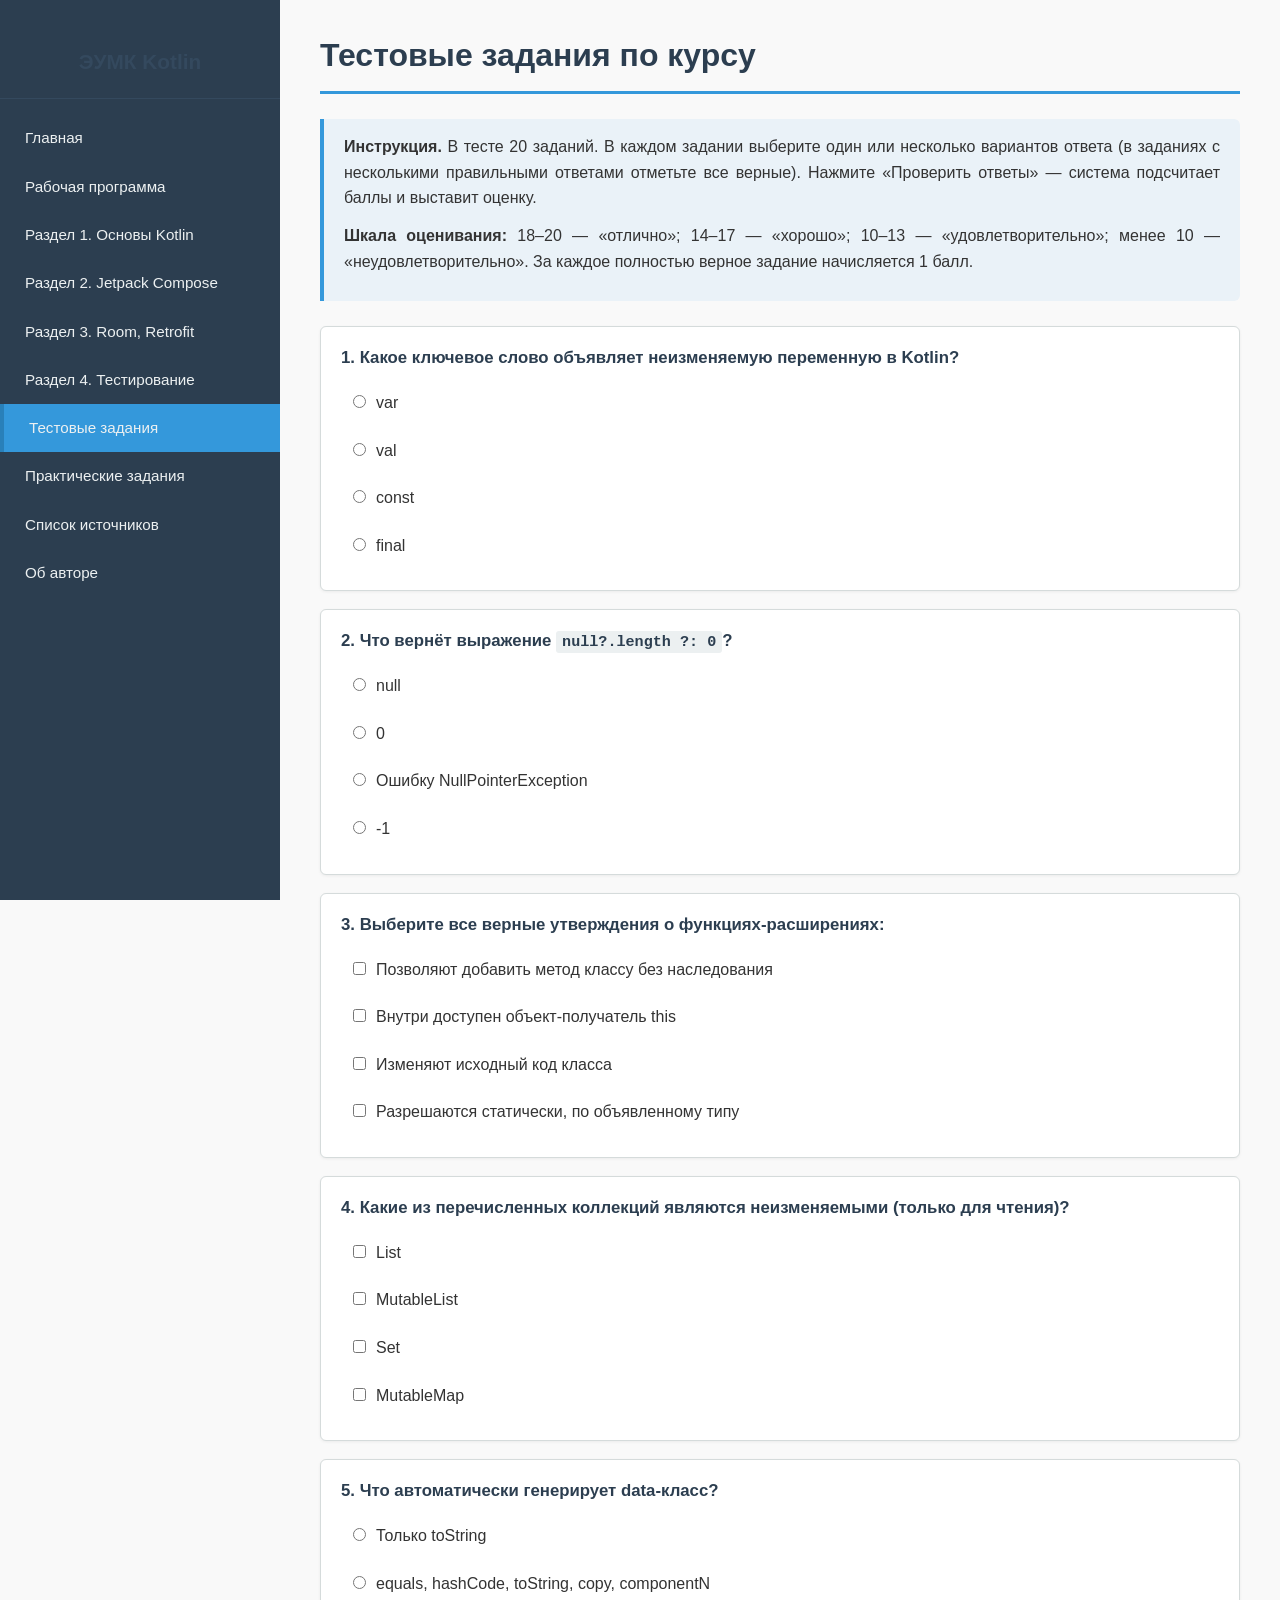
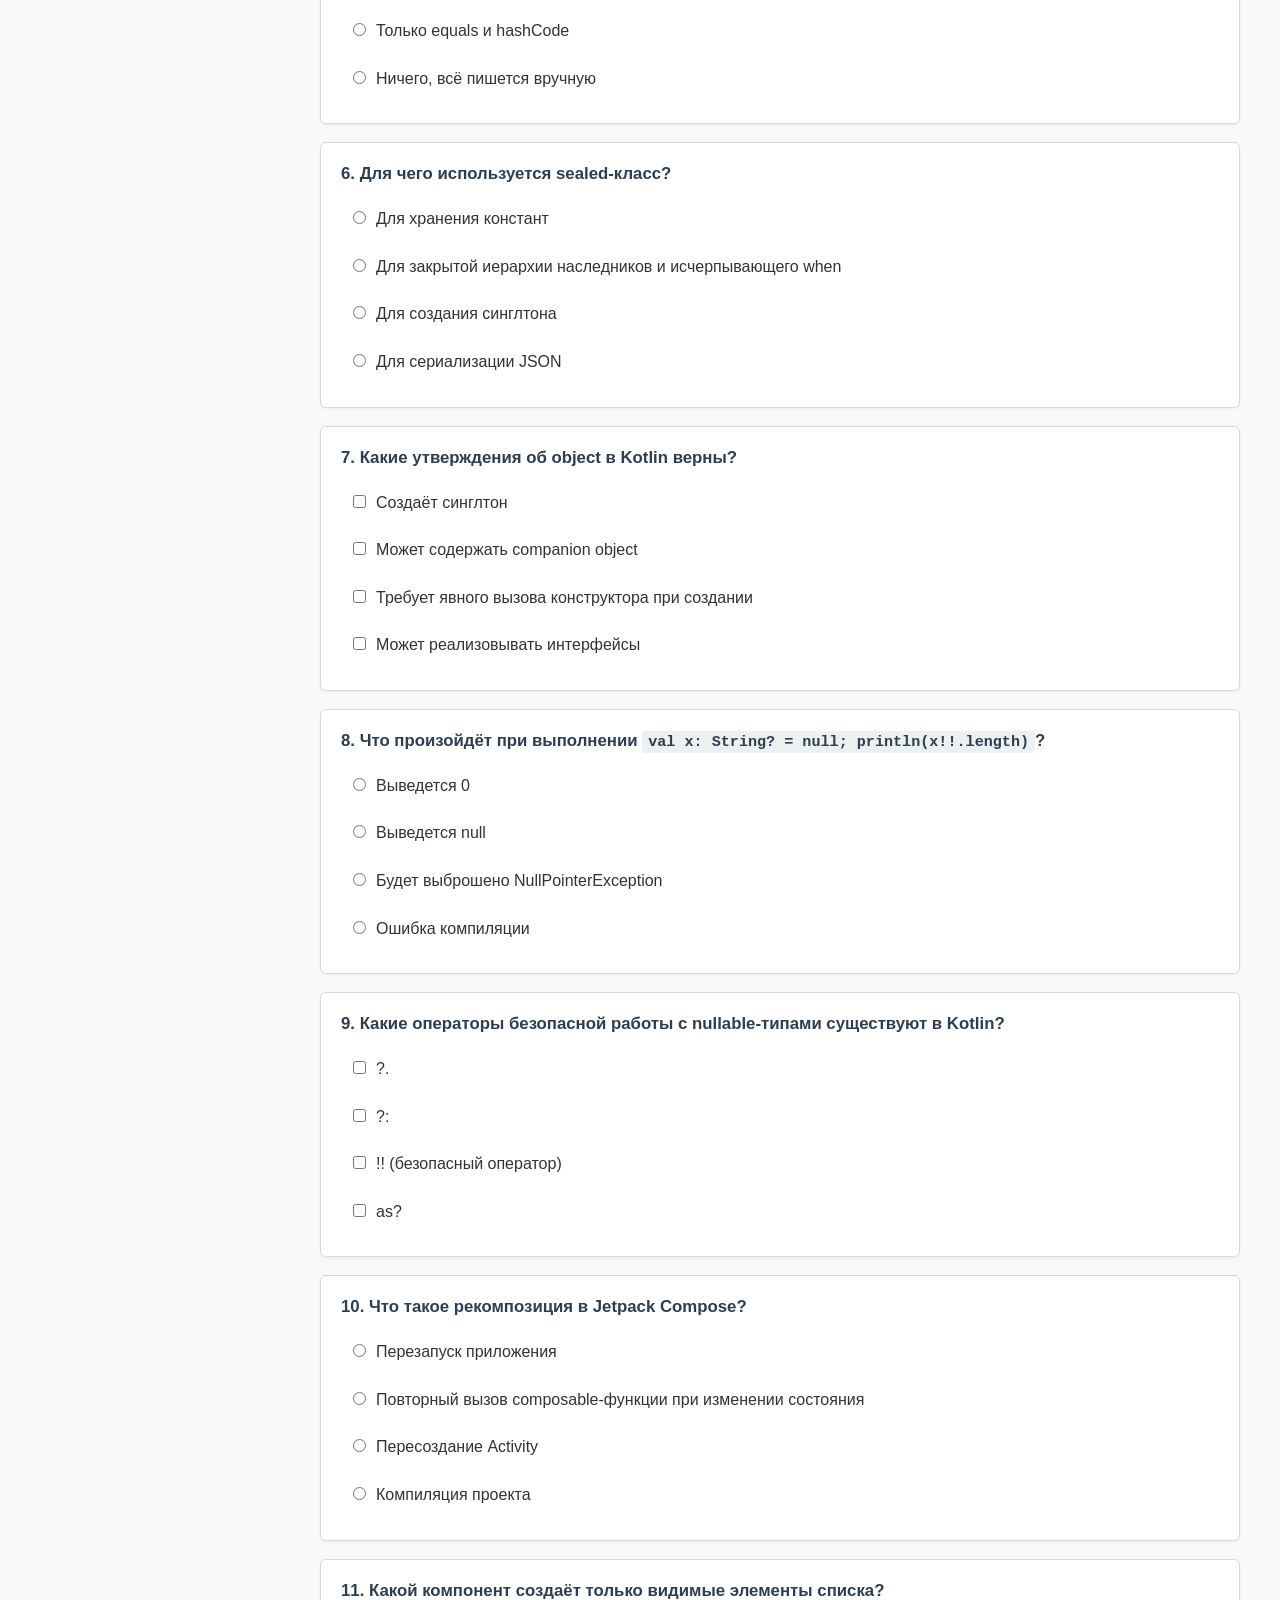
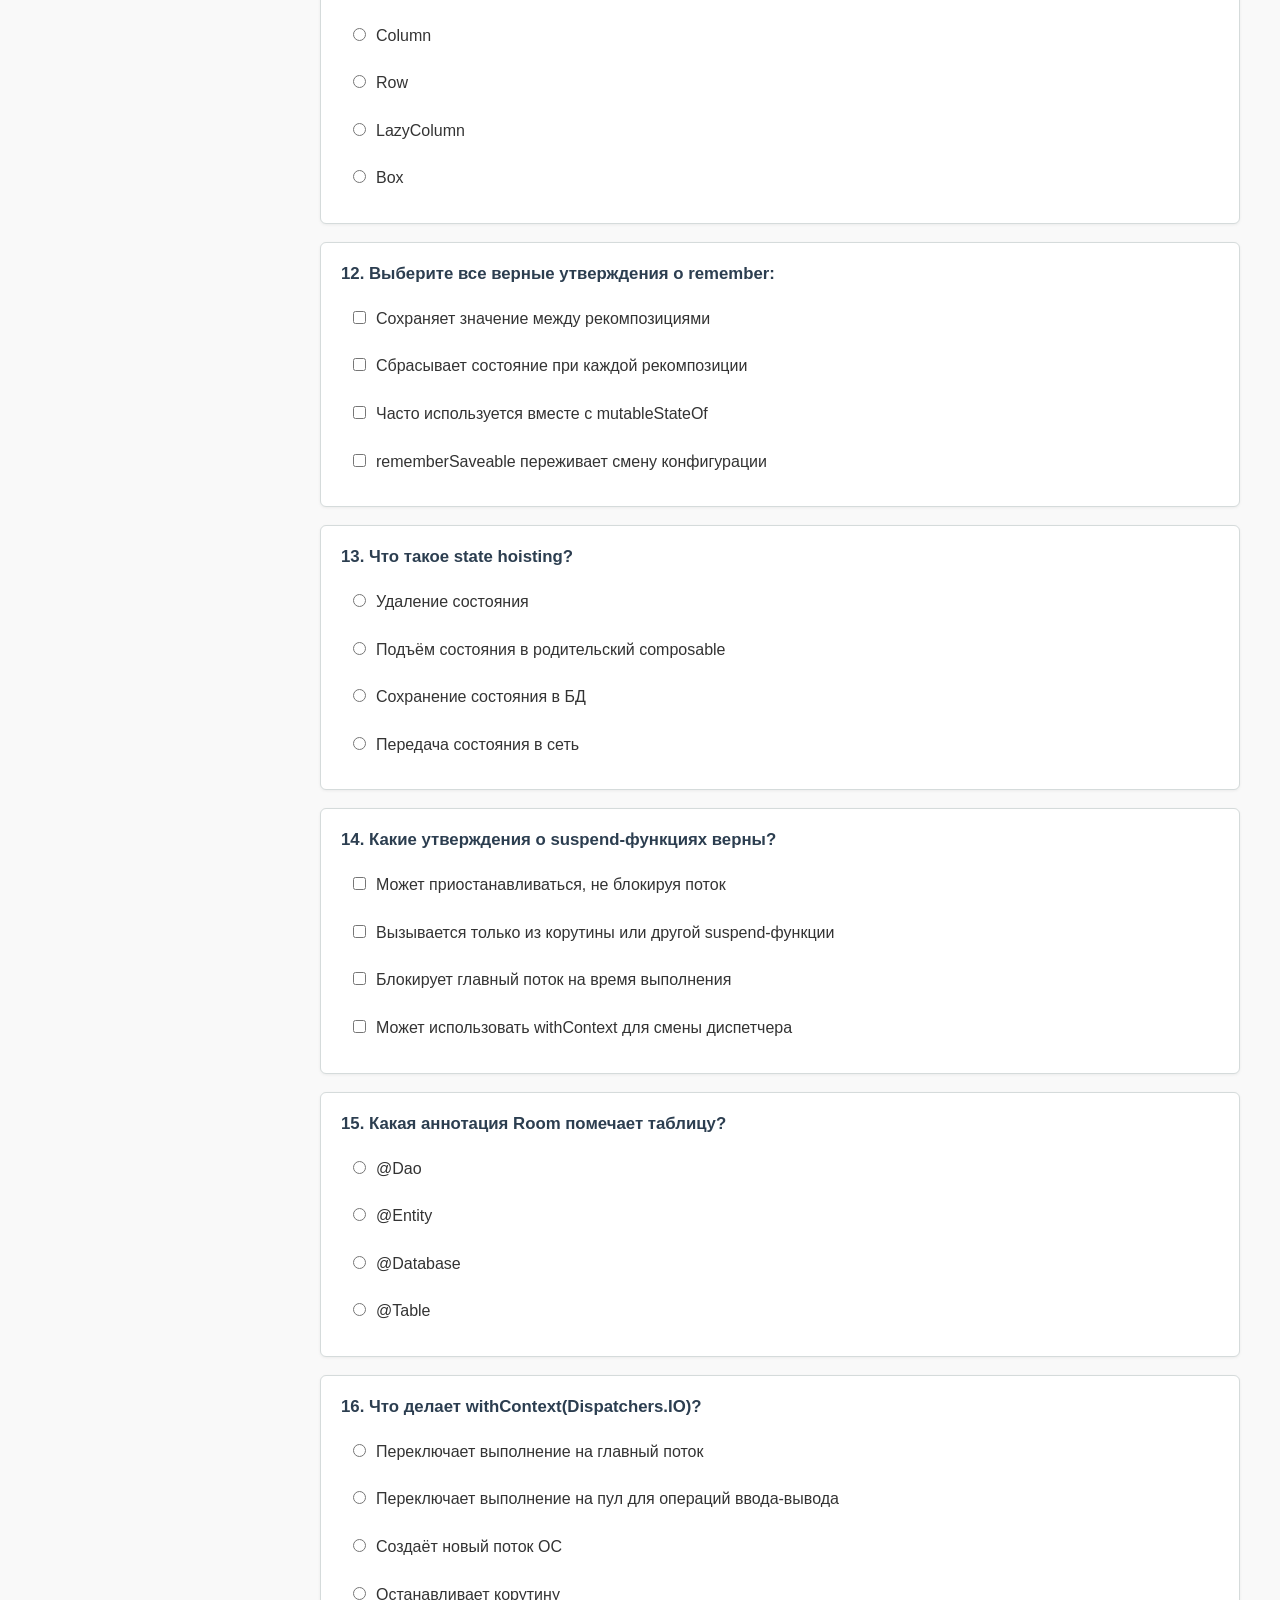
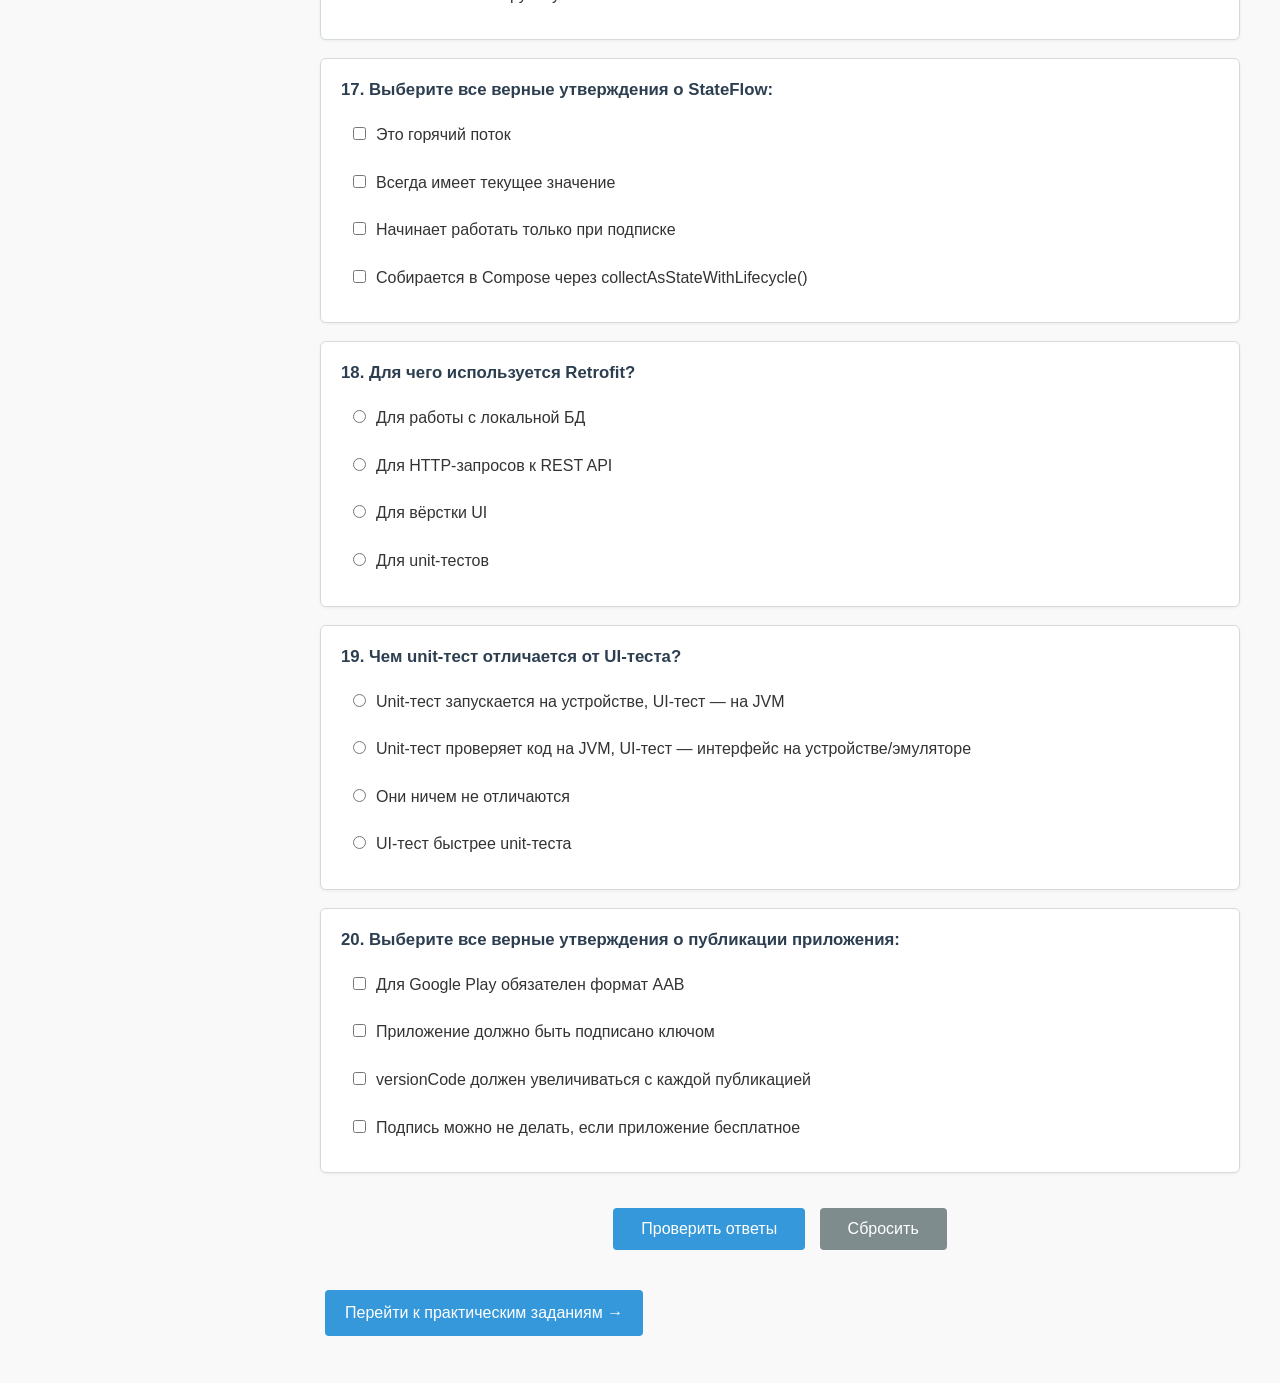
<file: pages/tests.html>
<!DOCTYPE html>
<html lang="ru">
<head>
    <meta charset="UTF-8">
    <meta name="viewport" content="width=device-width, initial-scale=1.0">
    <title>Тестовые задания</title>
    <link rel="stylesheet" href="../style.css">
    <style>
        /* Дополнительные стили для интерактивного теста */
        .test-intro {
            background: #eaf2f8;
            border-left: 4px solid #3498db;
            padding: 15px 20px;
            border-radius: 0 6px 6px 0;
            margin-bottom: 25px;
        }
        .test-question {
            background: #fff;
            border: 1px solid #d5dbdb;
            border-radius: 6px;
            padding: 18px 20px;
            margin-bottom: 18px;
            box-shadow: 0 1px 3px rgba(0,0,0,0.06);
        }
        .test-question.correct {
            border-left: 5px solid #27ae60;
            background: #f0faf3;
        }
        .test-question.incorrect {
            border-left: 5px solid #e74c3c;
            background: #fdf2f1;
        }
        .test-question h3 {
            margin-top: 0;
            font-size: 1.05rem;
            color: #2c3e50;
        }
        .test-options label {
            display: block;
            padding: 8px 12px;
            margin: 6px 0;
            border-radius: 4px;
            cursor: pointer;
            transition: background 0.2s;
        }
        .test-options label:hover {
            background: #eaf2f8;
        }
        .test-options input[type="checkbox"],
        .test-options input[type="radio"] {
            margin-right: 10px;
        }
        .test-feedback {
            margin-top: 12px;
            padding: 10px 14px;
            border-radius: 4px;
            font-size: 0.95rem;
            display: none;
        }
        .test-feedback.show {
            display: block;
        }
        .test-feedback.ok {
            background: #e8f5e9;
            color: #1e7e34;
            border-left: 3px solid #27ae60;
        }
        .test-feedback.fail {
            background: #fdecea;
            color: #b71c1c;
            border-left: 3px solid #e74c3c;
        }
        .test-controls {
            text-align: center;
            margin: 30px 0;
        }
        .test-controls button {
            background: #3498db;
            color: #fff;
            border: none;
            padding: 12px 28px;
            font-size: 1rem;
            border-radius: 4px;
            cursor: pointer;
            margin: 5px;
            transition: background 0.2s;
        }
        .test-controls button:hover {
            background: #2980b9;
        }
        .test-controls button.reset {
            background: #7f8c8d;
        }
        .test-controls button.reset:hover {
            background: #5d6d6e;
        }
        .test-result {
            display: none;
            text-align: center;
            padding: 25px;
            border-radius: 8px;
            margin: 20px 0;
            font-size: 1.1rem;
        }
        .test-result.show {
            display: block;
        }
        .test-result .score {
            font-size: 2rem;
            font-weight: bold;
            margin: 10px 0;
        }
        .test-result .grade {
            font-size: 1.4rem;
            font-weight: bold;
        }
        .test-result.excellent { background: #e8f5e9; color: #1e7e34; border: 2px solid #27ae60; }
        .test-result.good      { background: #e3f2fd; color: #1565c0; border: 2px solid #2196f3; }
        .test-result.satisfactory { background: #fff8e1; color: #b26a00; border: 2px solid #ffb300; }
        .test-result.fail      { background: #fdecea; color: #b71c1c; border: 2px solid #e74c3c; }
    </style>
</head>
<body>

    <aside class="sidebar">
        <h2>ЭУМК Kotlin</h2>
        <nav>
            <a href="../index.html">Главная</a>
            <a href="rup.html">Рабочая программа</a>
            <a href="section1.html">Раздел 1. Основы Kotlin</a>
            <a href="section2.html">Раздел 2. Jetpack Compose</a>
            <a href="section3.html">Раздел 3. Room, Retrofit</a>
            <a href="section4.html">Раздел 4. Тестирование</a>
            <a href="tests.html" class="active">Тестовые задания</a>
            <a href="practice.html">Практические задания</a>
            <a href="literature.html">Список источников</a>
            <a href="about.html">Об авторе</a>
        </nav>
    </aside>

    <main class="main-content">
        <h1>Тестовые задания по курсу</h1>

        <div class="test-intro">
            <p><strong>Инструкция.</strong> В тесте 20 заданий. В каждом задании выберите один или несколько вариантов ответа (в заданиях с несколькими правильными ответами отметьте все верные). Нажмите «Проверить ответы» — система подсчитает баллы и выставит оценку.</p>
            <p><strong>Шкала оценивания:</strong> 18–20 — «отлично»; 14–17 — «хорошо»; 10–13 — «удовлетворительно»; менее 10 — «неудовлетворительно». За каждое полностью верное задание начисляется 1 балл.</p>
        </div>

        <form id="testForm">
            <div id="questionsContainer"></div>

            <div class="test-controls">
                <button type="button" id="checkBtn">Проверить ответы</button>
                <button type="button" id="resetBtn" class="reset">Сбросить</button>
            </div>
        </form>

        <div id="resultBox" class="test-result"></div>

        <p><a href="practice.html" class="btn">Перейти к практическим заданиям →</a></p>
    </main>

    <script>
        // ===== Данные теста: 20 заданий =====
        // correct: массив индексов правильных вариантов (0-based)
        // multi: true, если правильных ответов несколько (checkbox), иначе radio
        const questions = [
            {
                text: "Какое ключевое слово объявляет неизменяемую переменную в Kotlin?",
                options: ["var", "val", "const", "final"],
                correct: [1],
                multi: false
            },
            {
                text: "Что вернёт выражение <code>null?.length ?: 0</code>?",
                options: ["null", "0", "Ошибку NullPointerException", "-1"],
                correct: [1],
                multi: false
            },
            {
                text: "Выберите все верные утверждения о функциях-расширениях:",
                options: [
                    "Позволяют добавить метод классу без наследования",
                    "Внутри доступен объект-получатель this",
                    "Изменяют исходный код класса",
                    "Разрешаются статически, по объявленному типу"
                ],
                correct: [0, 1, 3],
                multi: true
            },
            {
                text: "Какие из перечисленных коллекций являются неизменяемыми (только для чтения)?",
                options: ["List", "MutableList", "Set", "MutableMap"],
                correct: [0, 2],
                multi: true
            },
            {
                text: "Что автоматически генерирует data-класс?",
                options: [
                    "Только toString",
                    "equals, hashCode, toString, copy, componentN",
                    "Только equals и hashCode",
                    "Ничего, всё пишется вручную"
                ],
                correct: [1],
                multi: false
            },
            {
                text: "Для чего используется sealed-класс?",
                options: [
                    "Для хранения констант",
                    "Для закрытой иерархии наследников и исчерпывающего when",
                    "Для создания синглтона",
                    "Для сериализации JSON"
                ],
                correct: [1],
                multi: false
            },
            {
                text: "Какие утверждения об object в Kotlin верны?",
                options: [
                    "Создаёт синглтон",
                    "Может содержать companion object",
                    "Требует явного вызова конструктора при создании",
                    "Может реализовывать интерфейсы"
                ],
                correct: [0, 1, 3],
                multi: true
            },
            {
                text: "Что произойдёт при выполнении <code>val x: String? = null; println(x!!.length)</code>?",
                options: [
                    "Выведется 0",
                    "Выведется null",
                    "Будет выброшено NullPointerException",
                    "Ошибка компиляции"
                ],
                correct: [2],
                multi: false
            },
            {
                text: "Какие операторы безопасной работы с nullable-типами существуют в Kotlin?",
                options: ["?.", "?:", "!! (безопасный оператор)", "as?"],
                correct: [0, 1, 3],
                multi: true
            },
            {
                text: "Что такое рекомпозиция в Jetpack Compose?",
                options: [
                    "Перезапуск приложения",
                    "Повторный вызов composable-функции при изменении состояния",
                    "Пересоздание Activity",
                    "Компиляция проекта"
                ],
                correct: [1],
                multi: false
            },
            {
                text: "Какой компонент создаёт только видимые элементы списка?",
                options: ["Column", "Row", "LazyColumn", "Box"],
                correct: [2],
                multi: false
            },
            {
                text: "Выберите все верные утверждения о remember:",
                options: [
                    "Сохраняет значение между рекомпозициями",
                    "Сбрасывает состояние при каждой рекомпозиции",
                    "Часто используется вместе с mutableStateOf",
                    "rememberSaveable переживает смену конфигурации"
                ],
                correct: [0, 2, 3],
                multi: true
            },
            {
                text: "Что такое state hoisting?",
                options: [
                    "Удаление состояния",
                    "Подъём состояния в родительский composable",
                    "Сохранение состояния в БД",
                    "Передача состояния в сеть"
                ],
                correct: [1],
                multi: false
            },
            {
                text: "Какие утверждения о suspend-функциях верны?",
                options: [
                    "Может приостанавливаться, не блокируя поток",
                    "Вызывается только из корутины или другой suspend-функции",
                    "Блокирует главный поток на время выполнения",
                    "Может использовать withContext для смены диспетчера"
                ],
                correct: [0, 1, 3],
                multi: true
            },
            {
                text: "Какая аннотация Room помечает таблицу?",
                options: ["@Dao", "@Entity", "@Database", "@Table"],
                correct: [1],
                multi: false
            },
            {
                text: "Что делает withContext(Dispatchers.IO)?",
                options: [
                    "Переключает выполнение на главный поток",
                    "Переключает выполнение на пул для операций ввода-вывода",
                    "Создаёт новый поток ОС",
                    "Останавливает корутину"
                ],
                correct: [1],
                multi: false
            },
            {
                text: "Выберите все верные утверждения о StateFlow:",
                options: [
                    "Это горячий поток",
                    "Всегда имеет текущее значение",
                    "Начинает работать только при подписке",
                    "Собирается в Compose через collectAsStateWithLifecycle()"
                ],
                correct: [0, 1, 3],
                multi: true
            },
            {
                text: "Для чего используется Retrofit?",
                options: [
                    "Для работы с локальной БД",
                    "Для HTTP-запросов к REST API",
                    "Для вёрстки UI",
                    "Для unit-тестов"
                ],
                correct: [1],
                multi: false
            },
            {
                text: "Чем unit-тест отличается от UI-теста?",
                options: [
                    "Unit-тест запускается на устройстве, UI-тест — на JVM",
                    "Unit-тест проверяет код на JVM, UI-тест — интерфейс на устройстве/эмуляторе",
                    "Они ничем не отличаются",
                    "UI-тест быстрее unit-теста"
                ],
                correct: [1],
                multi: false
            },
            {
                text: "Выберите все верные утверждения о публикации приложения:",
                options: [
                    "Для Google Play обязателен формат AAB",
                    "Приложение должно быть подписано ключом",
                    "versionCode должен увеличиваться с каждой публикацией",
                    "Подпись можно не делать, если приложение бесплатное"
                ],
                correct: [0, 1, 2],
                multi: true
            }
        ];

        // ===== Отрисовка вопросов =====
        const container = document.getElementById('questionsContainer');

        questions.forEach((q, qi) => {
            const block = document.createElement('div');
            block.className = 'test-question';
            block.id = 'q' + qi;

            const title = document.createElement('h3');
            title.innerHTML = (qi + 1) + '. ' + q.text;
            block.appendChild(title);

            const opts = document.createElement('div');
            opts.className = 'test-options';

            q.options.forEach((opt, oi) => {
                const label = document.createElement('label');
                const input = document.createElement('input');
                input.type = q.multi ? 'checkbox' : 'radio';
                input.name = 'q' + qi;
                input.value = oi;
                label.appendChild(input);
                label.appendChild(document.createTextNode(opt));
                opts.appendChild(label);
            });

            block.appendChild(opts);

            const fb = document.createElement('div');
            fb.className = 'test-feedback';
            fb.id = 'fb' + qi;
            block.appendChild(fb);

            container.appendChild(block);
        });

        // ===== Проверка ответов =====
        document.getElementById('checkBtn').addEventListener('click', () => {
            let score = 0;

            questions.forEach((q, qi) => {
                const block = document.getElementById('q' + qi);
                const fb = document.getElementById('fb' + qi);
                const inputs = block.querySelectorAll('input');

                // Собираем выбранные индексы
                const selected = [];
                inputs.forEach(inp => {
                    if (inp.checked) selected.push(parseInt(inp.value, 10));
                });

                // Сравниваем с правильными (порядок не важен)
                const correctSorted = [...q.correct].sort((a, b) => a - b);
                const selectedSorted = [...selected].sort((a, b) => a - b);
                const isCorrect =
                    correctSorted.length === selectedSorted.length &&
                    correctSorted.every((v, i) => v === selectedSorted[i]);

                block.classList.remove('correct', 'incorrect');
                fb.classList.remove('show', 'ok', 'fail');

                if (isCorrect) {
                    score++;
                    block.classList.add('correct');
                    fb.classList.add('show', 'ok');
                    fb.innerHTML = '✔ Верно.';
                } else {
                    block.classList.add('incorrect');
                    fb.classList.add('show', 'fail');
                    const correctText = q.correct
                        .map(i => q.options[i])
                        .join('; ');
                    fb.innerHTML = '✘ Неверно. Правильный ответ: <strong>' + correctText + '</strong>';
                }
            });

            // Итоговый результат и оценка
            const resultBox = document.getElementById('resultBox');
            resultBox.className = 'test-result show';

            let grade, cls;
            if (score >= 18) { grade = 'отлично'; cls = 'excellent'; }
            else if (score >= 14) { grade = 'хорошо'; cls = 'good'; }
            else if (score >= 10) { grade = 'удовлетворительно'; cls = 'satisfactory'; }
            else { grade = 'неудовлетворительно'; cls = 'fail'; }

            resultBox.classList.add(cls);
            resultBox.innerHTML =
                '<div>Правильных ответов:</div>' +
                '<div class="score">' + score + ' из ' + questions.length + '</div>' +
                '<div class="grade">Оценка: ' + grade + '</div>';

            // Прокрутка к результату
            resultBox.scrollIntoView({ behavior: 'smooth', block: 'center' });
        });

        // ===== Сброс =====
        document.getElementById('resetBtn').addEventListener('click', () => {
            document.getElementById('testForm').reset();

            questions.forEach((q, qi) => {
                const block = document.getElementById('q' + qi);
                const fb = document.getElementById('fb' + qi);
                block.classList.remove('correct', 'incorrect');
                fb.classList.remove('show', 'ok', 'fail');
                fb.innerHTML = '';
            });

            const resultBox = document.getElementById('resultBox');
            resultBox.className = 'test-result';
            resultBox.innerHTML = '';
            window.scrollTo({ top: 0, behavior: 'smooth' });
        });
    </script>

</body>
</html>
</file>
<file: style.css>
/* Базовый сброс */
* {
    margin: 0;
    padding: 0;
    box-sizing: border-box;
}

body {
    font-family: 'Segoe UI', Arial, sans-serif;
    line-height: 1.6;
    color: #333;
    background-color: #f9f9f9;
    display: flex;
    min-height: 100vh;
}

/* Боковое меню */
.sidebar {
    width: 280px;
    background-color: #2c3e50;
    color: #ecf0f1;
    padding: 20px 0;
    position: fixed;
    top: 0;
    left: 0;
    height: 100vh;
    overflow-y: auto;
}

.sidebar h2 {
    text-align: center;
    padding: 0 15px 20px;
    font-size: 1.3rem;
    border-bottom: 1px solid #34495e;
    margin-bottom: 15px;
}

.sidebar nav a {
    display: block;
    color: #ecf0f1;
    text-decoration: none;
    padding: 12px 25px;
    transition: background 0.3s;
    font-size: 0.95rem;
}

.sidebar nav a:hover {
    background-color: #34495e;
    border-left: 4px solid #3498db;
}

.sidebar nav a.active {
    background-color: #3498db;
    border-left: 4px solid #2980b9;
}

/* Основной контент */
.main-content {
    margin-left: 280px;
    padding: 30px 40px;
    flex: 1;
    max-width: 1000px;
}

h1 {
    color: #2c3e50;
    border-bottom: 3px solid #3498db;
    padding-bottom: 10px;
    margin-bottom: 25px;
}

h2 {
    color: #34495e;
    margin-top: 25px;
    margin-bottom: 15px;
}

h3 {
    color: #2c3e50;
    margin-top: 20px;
    margin-bottom: 10px;
}

p {
    margin-bottom: 12px;
    text-align: justify;
}

ul, ol {
    margin-left: 25px;
    margin-bottom: 15px;
}

code {
    background-color: #ecf0f1;
    padding: 2px 6px;
    border-radius: 3px;
    font-family: 'Consolas', monospace;
    font-size: 0.9em;
}

pre {
    background-color: #2c3e50;
    color: #ecf0f1;
    padding: 15px;
    border-radius: 6px;
    overflow-x: auto;
    margin-bottom: 15px;
}

pre code {
    background: none;
    color: #ecf0f1;
    padding: 0;
}

table {
    width: 100%;
    border-collapse: collapse;
    margin-bottom: 20px;
}

th, td {
    border: 1px solid #bdc3c7;
    padding: 10px;
    text-align: left;
    vertical-align: top;
}

th {
    background-color: #3498db;
    color: white;
}

tr:nth-child(even) {
    background-color: #f2f2f2;
}

/* Карточки заданий */
.question, .exercise {
    background: white;
    border-left: 4px solid #3498db;
    padding: 15px 20px;
    margin-bottom: 15px;
    border-radius: 0 6px 6px 0;
    box-shadow: 0 2px 4px rgba(0,0,0,0.1);
}

.answer {
    background-color: #e8f5e9;
    padding: 10px 15px;
    border-radius: 4px;
    margin-top: 10px;
    border-left: 3px solid #27ae60;
}

/* Кнопки и ссылки */
.btn {
    display: inline-block;
    background-color: #3498db;
    color: white;
    padding: 10px 20px;
    text-decoration: none;
    border-radius: 4px;
    margin: 5px;
    transition: background 0.3s;
}

.btn:hover {
    background-color: #2980b9;
}

a {
    color: #3498db;
}

/* Адаптивность для мобильных */
@media (max-width: 768px) {
    body {
        flex-direction: column;
    }
    .sidebar {
        position: relative;
        width: 100%;
        height: auto;
    }
    .main-content {
        margin-left: 0;
        padding: 20px;
    }
}
</file>
